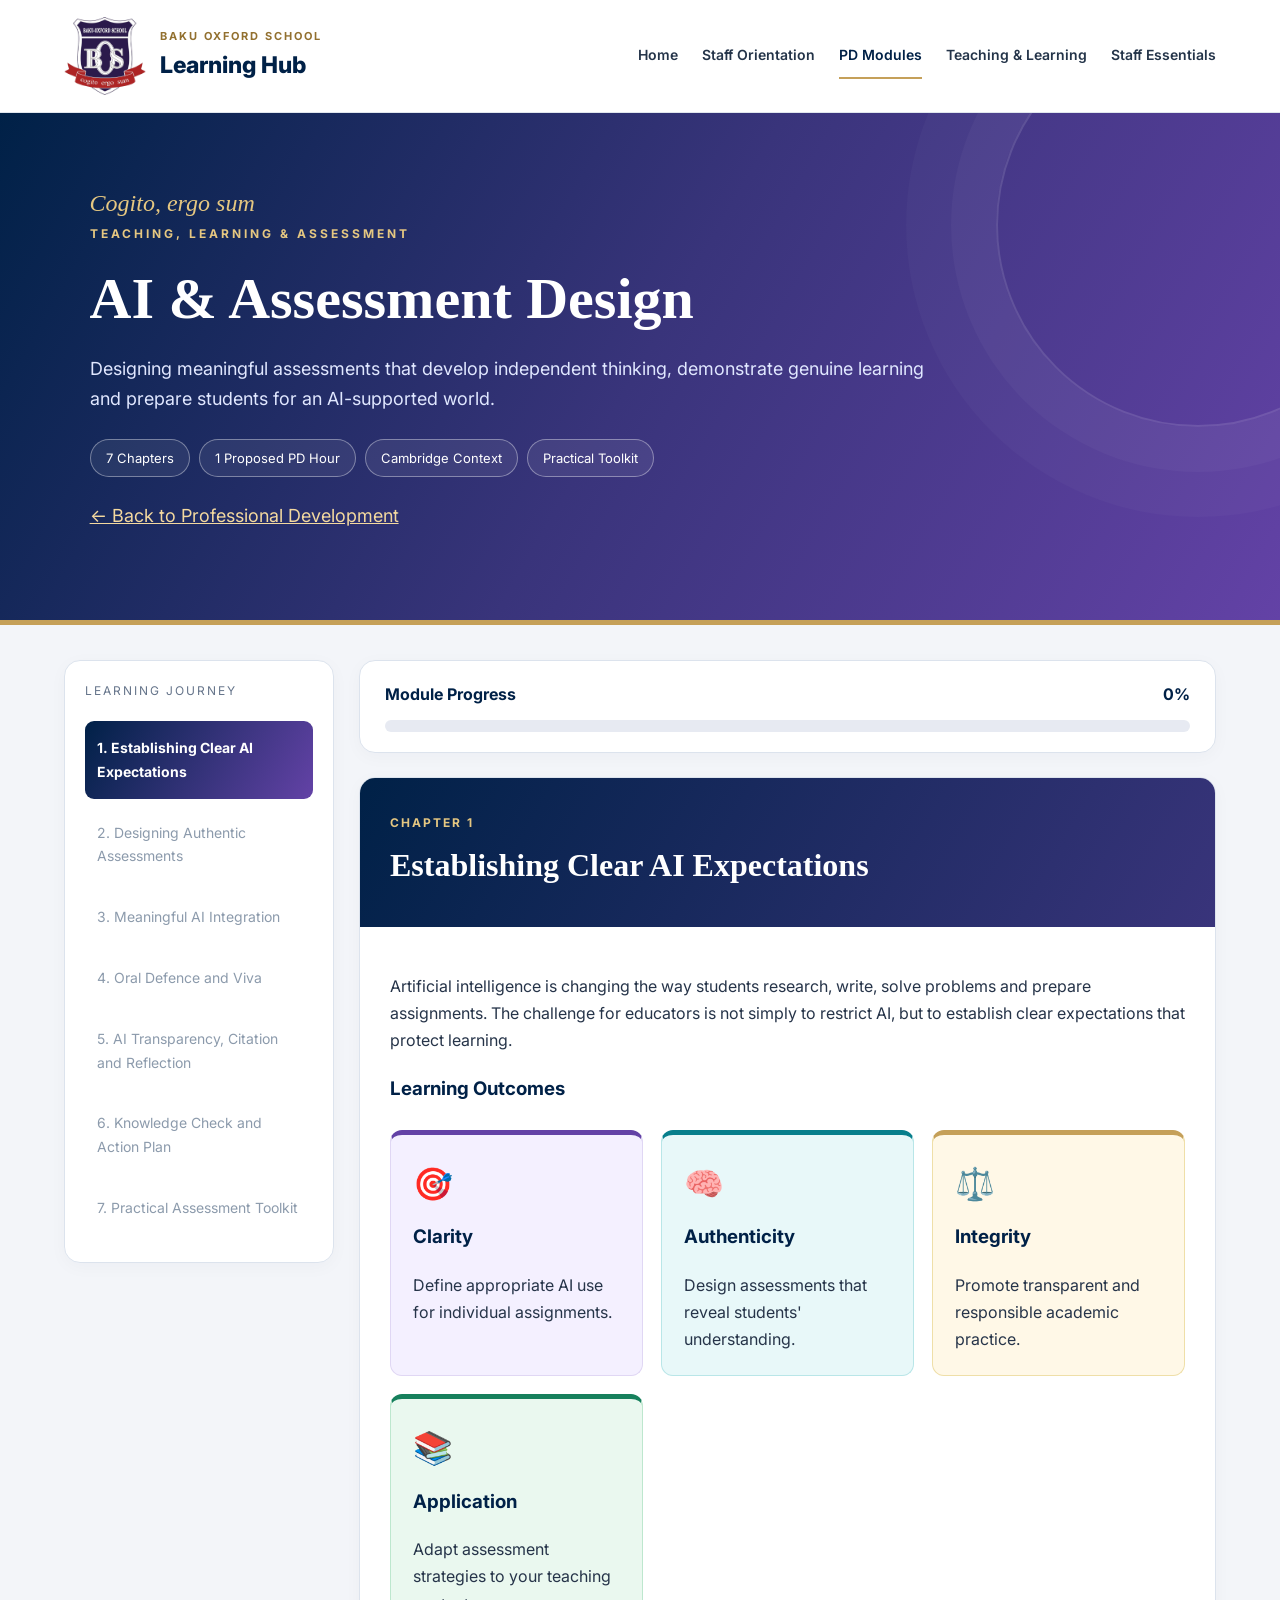
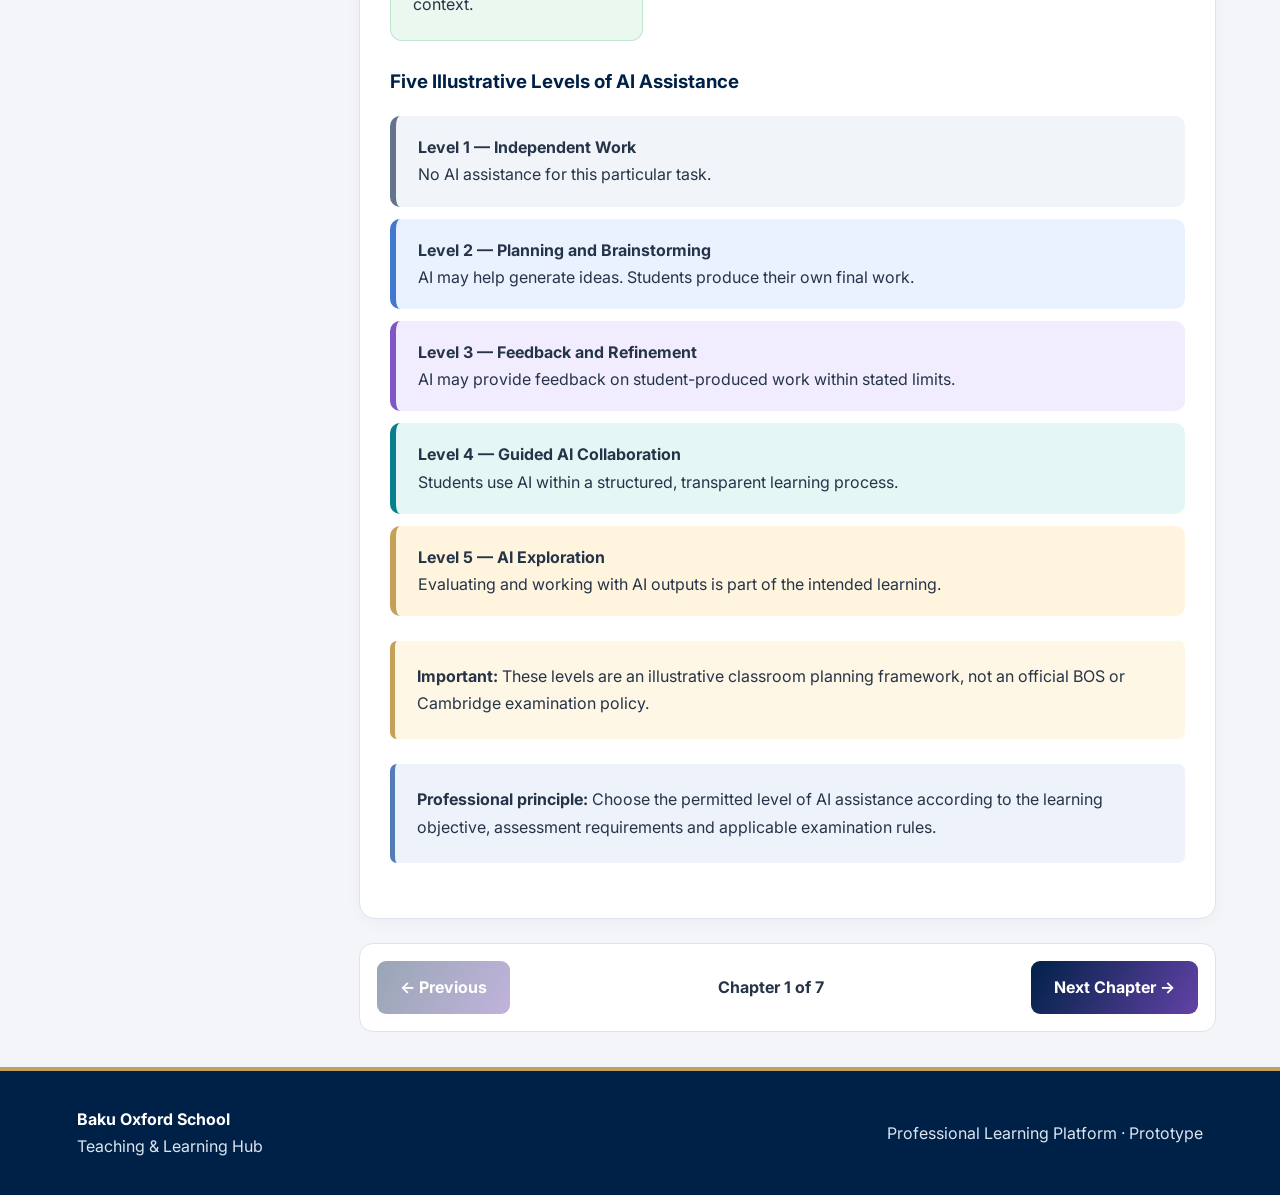
<file: ai-assessment.html>
<!DOCTYPE html>
<html lang="en">
<head>
<meta charset="UTF-8">
<meta name="viewport" content="width=device-width, initial-scale=1.0">

<title>BOS | AI & Assessment Design</title>

<link rel="stylesheet" href="./style.css">

<style>

:root {
    --navy: #002147;
    --gold: #c5a059;
    --purple: #6342a6;
    --teal: #087f8c;
    --green: #16805c;
}

* {
    box-sizing: border-box;
}

body {
    margin: 0;
    background: #f3f5f9;
    color: #263449;
    font-family: Inter, Arial, sans-serif;
    line-height: 1.7;
}

.course-hero {
    position: relative;
    overflow: hidden;
    background: linear-gradient(120deg,#002147,#39347b,#6342a6);
    color: white;
    padding: 70px 7%;
    border-bottom: 5px solid var(--gold);
}

.course-hero h1 {
    font-family: Georgia, serif;
    font-size: clamp(36px,5vw,58px);
    line-height: 1.2;
    max-width: 950px;
    margin: 20px 0;
}

.course-hero p {
    color: #e0e7ff;
    max-width: 850px;
    font-size: 18px;
}

.course-hero::after {
    content: "";
    position: absolute;
    width: 400px;
    height: 400px;
    right: -120px;
    top: -90px;
    border: 2px solid #ffffff20;
    border-radius: 50%;
    box-shadow:
        0 0 0 45px #ffffff08,
        0 0 0 90px #ffffff06;
    pointer-events: none;
}

.motto {
    color: #e5c781;
    font-family: Georgia, serif;
    font-style: italic;
    font-size: 24px;
}

.eyebrow {
    color: #e5c781;
    font-size: 12px;
    letter-spacing: 3px;
    font-weight: bold;
}

.badge {
    display: inline-block;
    padding: 7px 15px;
    border: 1px solid #ffffff60;
    border-radius: 24px;
    margin: 6px 5px 6px 0;
    font-size: 13px;
    background: #ffffff12;
}

.course-hero a {
    color: #f4d99f;
}

.course-layout {
    display: grid;
    grid-template-columns: 270px minmax(0,1fr);
    gap: 25px;
    max-width: 1450px;
    margin: auto;
    padding: 35px 5%;
}

.sidebar,
.progress-panel,
.lesson {
    background: white;
    border: 1px solid #dce3ed;
    border-radius: 16px;
    box-shadow: 0 4px 18px #00214708;
}

.sidebar {
    position: sticky;
    top: 120px;
    align-self: start;
    padding: 20px;
}

.sidebar-title {
    color: #66758b;
    letter-spacing: 2px;
    font-size: 12px;
    margin-bottom: 20px;
}

.chapter-button {
    display: block;
    width: 100%;
    text-align: left;
    border: none;
    background: white;
    color: var(--navy);
    padding: 15px 12px;
    margin: 7px 0;
    border-radius: 9px;
    font: inherit;
    font-size: 14px;
    cursor: pointer;
}

.chapter-button.active {
    background: linear-gradient(120deg,#002147,#6342a6);
    color: white;
    font-weight: bold;
}

.chapter-button.done {
    color: var(--green);
}

.chapter-button.active.done {
    color: white;
}

.chapter-button:disabled {
    opacity: .45;
    cursor: default;
}

.progress-panel {
    padding: 20px 25px;
    margin-bottom: 24px;
}

.progress-top {
    display: flex;
    justify-content: space-between;
    font-weight: bold;
    color: var(--navy);
}

.progress-track {
    height: 12px;
    background: #e7eaf2;
    border-radius: 10px;
    overflow: hidden;
    margin-top: 12px;
}

.progress-fill {
    height: 100%;
    background: linear-gradient(90deg,#6342a6,#087f8c);
    transition: width .3s;
}

.lesson {
    overflow: hidden;
}

.lesson-heading {
    background: linear-gradient(120deg,#002147,#39347b);
    color: white;
    padding: 30px;
}

.lesson-heading span {
    color: #e5c781;
    letter-spacing: 2px;
    font-size: 12px;
    font-weight: bold;
}

.lesson-heading h2 {
    font-family: Georgia, serif;
    font-size: 32px;
    color: white;
    line-height: 1.3;
    margin: 10px 0;
}

.lesson-body {
    padding: 30px;
}

.lesson-body h3 {
    color: var(--navy);
}

.grid {
    display: grid;
    grid-template-columns: repeat(auto-fit,minmax(215px,1fr));
    gap: 18px;
    margin: 25px 0;
}

.strategy {
    background: #f4f0ff;
    border: 1px solid #e0d7f4;
    border-top: 5px solid #6342a6;
    border-radius: 12px;
    padding: 22px;
}

.strategy h3 {
    margin-top: 10px;
}

.strategy.teal {
    background: #e8f8f9;
    border-color: #b9e6e8;
    border-top-color: #087f8c;
}

.strategy.gold {
    background: #fff8e7;
    border-color: #efdfa8;
    border-top-color: #c5a059;
}

.strategy.green {
    background: #eaf8ef;
    border-color: #bde7ce;
    border-top-color: #16805c;
}

.big-icon {
    font-size: 32px;
}

.note {
    background: #eef3fb;
    border-left: 5px solid #527bb8;
    border-radius: 7px;
    padding: 22px;
    margin: 25px 0;
}

.warning {
    background: #fff7e5;
    border-left: 5px solid #c5a059;
    border-radius: 7px;
    padding: 22px;
    margin: 25px 0;
}

.compare {
    display: grid;
    grid-template-columns: 1fr 1fr;
    gap: 18px;
    margin: 25px 0;
}

.before,
.after {
    padding: 22px;
    border-radius: 12px;
}

.before {
    background: #fff1f2;
    border: 1px solid #f3c4cb;
}

.after {
    background: #e8f8ef;
    border: 1px solid #b7e4ca;
}

.before h3 {
    color: #a22e48;
}

.after h3 {
    color: #16734a;
}

.level {
    border-radius: 10px;
    padding: 18px 22px;
    margin: 12px 0;
    border-left: 6px solid;
}

.level1 {
    background: #f1f5f9;
    border-color: #64748b;
}

.level2 {
    background: #eaf2ff;
    border-color: #4278ce;
}

.level3 {
    background: #f2ecff;
    border-color: #8055c6;
}

.level4 {
    background: #e4f7f5;
    border-color: #087f8c;
}

.level5 {
    background: #fff5df;
    border-color: #c5a059;
}

.table-wrap {
    overflow-x: auto;
}

table {
    border-collapse: collapse;
    width: 100%;
    margin: 20px 0;
}

th,
td {
    padding: 14px;
    border-bottom: 1px solid #dbe3ed;
    text-align: left;
    vertical-align: top;
}

th {
    background: #002147;
    color: white;
}

tr:nth-child(even) {
    background: #f6f8fc;
}

.question {
    margin: 28px 0;
    padding: 22px;
    border: 1px solid #dce3ed;
    border-radius: 12px;
}

.choice {
    display: block;
    width: 100%;
    text-align: left;
    padding: 15px;
    margin: 10px 0;
    background: white;
    border: 1px solid #cbd5e1;
    border-radius: 9px;
    font: inherit;
    color: #263449;
    cursor: pointer;
}

.choice:hover {
    border-color: #6342a6;
}

.choice.correct {
    background: #e0f7e9;
    border-color: #16805c;
}

.choice.incorrect {
    background: #ffeded;
    border-color: #d86b6b;
}

.feedback {
    font-weight: bold;
    margin-top: 15px;
}

textarea,
.text-input {
    width: 100%;
    padding: 14px;
    border-radius: 8px;
    border: 1px solid #bac7d7;
    font: inherit;
    margin: 8px 0 18px;
}

textarea {
    min-height: 110px;
    resize: vertical;
}

.navigation {
    display: flex;
    justify-content: space-between;
    align-items: center;
    flex-wrap: wrap;
    gap: 15px;
    background: white;
    border: 1px solid #dce3ed;
    border-radius: 14px;
    padding: 17px;
    margin-top: 24px;
}

.action {
    background: linear-gradient(120deg,#002147,#6342a6);
    color: white;
    border: none;
    border-radius: 9px;
    padding: 13px 23px;
    font: inherit;
    font-weight: bold;
    cursor: pointer;
}

.action:disabled {
    opacity: .4;
    cursor: default;
}

.certificate {
    background: #fffdf5;
    border: 7px double #c5a059;
    border-radius: 12px;
    text-align: center;
    padding: 40px 25px;
    color: #002147;
    margin-top: 30px;
}

.certificate h1 {
    font-family: Georgia,serif;
    font-size: 40px;
}

.certificate .text-input {
    max-width: 420px;
}

#certificateName {
    font-family: Georgia,serif;
    font-style: italic;
    font-size: 38px;
}

[hidden] {
    display: none !important;
}

@media(max-width:800px) {

    .course-layout {
        grid-template-columns: 1fr;
    }

    .sidebar {
        position: static;
    }

    .compare {
        grid-template-columns: 1fr;
    }

    .lesson-body {
        padding: 20px;
    }

    .lesson-heading h2 {
        font-size: 26px;
    }
}

@media print {

    .bos-header,
    .course-hero,
    .sidebar,
    .progress-panel,
    .lesson,
    .navigation,
    .bos-footer,
    .certificate button,
    .certificate input,
    .certificate label,
    .certificate a {
        display: none !important;
    }

    .course-layout {
        display: block;
        padding: 0;
    }

    @page {
        size: A4 landscape;
        margin: 15mm;
    }
}

</style>
</head>

<body>

<header class="bos-header">

<div class="bos-header-inner">

    <a class="bos-brand" href="./index.html">

        <img class="bos-logo"
             src="./Baku-oxford-school-Logo.png"
             alt="Baku Oxford School logo">

        <div>
            <div class="bos-school-name">
                BAKU OXFORD SCHOOL
            </div>
            <div class="bos-hub-name">Learning Hub</div>
        </div>

    </a>

    <nav class="bos-nav">
        <a href="./index.html">Home</a>
        <a href="./orientation.html">Staff Orientation</a>
        <a class="active" href="./pd.html">PD Modules</a>
        <a href="./teaching.html">Teaching &amp; Learning</a>
        <a href="./work-matters.html">Staff Essentials</a>
    </nav>

</div>

</header>

<section class="course-hero">

    <div class="motto">Cogito, ergo sum</div>

    <div class="eyebrow">
        TEACHING, LEARNING &amp; ASSESSMENT
    </div>

    <h1>AI &amp; Assessment Design</h1>

    <p>
        Designing meaningful assessments that develop
        independent thinking, demonstrate genuine learning
        and prepare students for an AI-supported world.
    </p>

    <span class="badge">7 Chapters</span>
    <span class="badge">1 Proposed PD Hour</span>
    <span class="badge">Cambridge Context</span>
    <span class="badge">Practical Toolkit</span>

    <p>
        <a href="./pd.html">
            ← Back to Professional Development
        </a>
    </p>

</section>

<div class="course-layout" id="course">

<aside class="sidebar">

    <div class="sidebar-title">LEARNING JOURNEY</div>

    <div id="chapterList"></div>

</aside>

<main>

    <section class="progress-panel">

        <div class="progress-top">

            <span>Module Progress</span>

            <span id="percentage">0%</span>

        </div>

        <div class="progress-track">

            <div class="progress-fill"
                 id="progressFill"></div>

        </div>

    </section>

    <article class="lesson" id="lesson"></article>

    <div class="navigation">

        <button class="action" id="previous">
            ← Previous
        </button>

        <strong id="counter"></strong>

        <button class="action" id="next">
            Next Chapter →
        </button>

    </div>

    <section class="certificate" id="certificate" hidden>

        <img src="./Baku-oxford-school-Logo.png"
             width="90"
             alt="BOS logo">

        <p>BAKU OXFORD SCHOOL</p>

        <h1>Certificate of Completion</h1>

        <p>CONTINUOUS PROFESSIONAL DEVELOPMENT</p>

        <label for="fullName">Enter your full name</label>

        <br>

        <input class="text-input"
               id="fullName"
               placeholder="Full name">

        <h2 id="certificateName"></h2>

        <p>For completing the professional learning module</p>

        <h2>AI &amp; Assessment Design</h2>

        <p>Proposed Professional Development Hours: 1</p>

        <p id="completionDate"></p>

        <br>

        <strong>Aygun Mammadoiva</strong>

        <br>

        General Manager

        <p style="font-size:12px">
            Sample certificate — pending institutional approval
        </p>

        <button class="action" id="printCertificate">
            Print / Save as PDF
        </button>

        <p>
            <a href="./pd.html">Return to PD Modules</a>
        </p>

    </section>

</main>

</div>

<footer class="bos-footer">
    <div class="bos-footer-inner">
        <div>
            <strong>Baku Oxford School</strong><br>
            Teaching &amp; Learning Hub
        </div>
        <div>
            Professional Learning Platform · Prototype
        </div>
    </div>
</footer>

<script>

const chapters = [

{
title: "Establishing Clear AI Expectations",

content: `

<p>
Artificial intelligence is changing the way students
research, write, solve problems and prepare assignments.
The challenge for educators is not simply to restrict AI,
but to establish clear expectations that protect learning.
</p>

<h3>Learning Outcomes</h3>

<div class="grid">

    <div class="strategy">
        <div class="big-icon">🎯</div>
        <h3>Clarity</h3>
        Define appropriate AI use for individual assignments.
    </div>

    <div class="strategy teal">
        <div class="big-icon">🧠</div>
        <h3>Authenticity</h3>
        Design assessments that reveal students' understanding.
    </div>

    <div class="strategy gold">
        <div class="big-icon">⚖️</div>
        <h3>Integrity</h3>
        Promote transparent and responsible academic practice.
    </div>

    <div class="strategy green">
        <div class="big-icon">📚</div>
        <h3>Application</h3>
        Adapt assessment strategies to your teaching context.
    </div>

</div>

<h3>Five Illustrative Levels of AI Assistance</h3>

<div class="level level1">
    <strong>Level 1 — Independent Work</strong><br>
    No AI assistance for this particular task.
</div>

<div class="level level2">
    <strong>Level 2 — Planning and Brainstorming</strong><br>
    AI may help generate ideas. Students produce their own final work.
</div>

<div class="level level3">
    <strong>Level 3 — Feedback and Refinement</strong><br>
    AI may provide feedback on student-produced work within stated limits.
</div>

<div class="level level4">
    <strong>Level 4 — Guided AI Collaboration</strong><br>
    Students use AI within a structured, transparent learning process.
</div>

<div class="level level5">
    <strong>Level 5 — AI Exploration</strong><br>
    Evaluating and working with AI outputs is part of the intended learning.
</div>

<div class="warning">
    <strong>Important:</strong>
    These levels are an illustrative classroom planning framework,
    not an official BOS or Cambridge examination policy.
</div>

<div class="note">
    <strong>Professional principle:</strong>
    Choose the permitted level of AI assistance according to
    the learning objective, assessment requirements and applicable
    examination rules.
</div>

`
},

{
title: "Designing Authentic Assessments",

content: `

<p>
Authentic assessment makes students' thinking visible.
Rather than relying exclusively on a final written product,
teachers can collect meaningful evidence of the learning process.
</p>

<div class="grid">

    <div class="strategy green">
        <div class="big-icon">🌍</div>
        <h3>Local Context</h3>
        Ask students to investigate a relevant issue in Baku
        using evidence they have gathered and evaluated.
    </div>

    <div class="strategy">
        <div class="big-icon">📝</div>
        <h3>Process Evidence</h3>
        Include research notes, drafts and explanations of revisions.
    </div>

    <div class="strategy teal">
        <div class="big-icon">💬</div>
        <h3>Classroom Discussion</h3>
        Ask students to explain and defend their reasoning.
    </div>

    <div class="strategy gold">
        <div class="big-icon">🔬</div>
        <h3>Primary Evidence</h3>
        Use observations, experiments or approved primary sources.
    </div>

    <div class="strategy teal">
        <div class="big-icon">🎨</div>
        <h3>Multimodal Response</h3>
        Combine writing with diagrams, models or presentations.
    </div>

    <div class="strategy">
        <div class="big-icon">🔄</div>
        <h3>Staged Assessment</h3>
        Develop a draft, receive feedback and revise the work.
    </div>

    <div class="strategy gold">
        <div class="big-icon">✍️</div>
        <h3>Independent Skill Checks</h3>
        Use supervised short assessments to demonstrate individual understanding.
    </div>

    <div class="strategy green">
        <div class="big-icon">🔎</div>
        <h3>Source Evaluation</h3>
        Require students to verify important claims and explain source choices.
    </div>

    <div class="strategy">
        <div class="big-icon">🤝</div>
        <h3>Collaborative Inquiry</h3>
        Combine group exploration with individually assessed contributions.
    </div>

</div>

<h3>Cambridge IGCSE — Classroom Example</h3>

<div class="compare">

    <div class="before">

        <h3>Traditional Task</h3>

        Write a report explaining the causes of pollution.

    </div>

    <div class="after">

        <h3>Redesigned Task</h3>

        Investigate a local environmental issue, evaluate
        two relevant sources, create an evidence-based
        recommendation and explain your reasoning to the class.

    </div>

</div>

<div class="note">
    No assessment can be guaranteed to prevent all inappropriate
    AI use. The objective is stronger evidence of genuine learning.
</div>

`
},

{
title: "Meaningful AI Integration",

content: `

<p>
AI can support learning when students remain responsible
for evaluating information, making decisions and producing
evidence of understanding.
</p>

<div class="grid">

    <div class="strategy">
        <div class="big-icon">💡</div>
        <h3>Generate Ideas</h3>
        Students compare suggested ideas and justify their selection.
    </div>

    <div class="strategy teal">
        <div class="big-icon">🔍</div>
        <h3>Evaluate Responses</h3>
        Students identify errors, missing evidence and unsupported claims.
    </div>

    <div class="strategy gold">
        <div class="big-icon">🛠️</div>
        <h3>Improve Drafts</h3>
        Students evaluate feedback and explain which suggestions they accept.
    </div>

</div>

<h3>Illustrative A Level Classroom Applications</h3>

<div class="table-wrap">

<table>

<tr>
    <th>Subject</th>
    <th>Activity</th>
    <th>Evidence of Learning</th>
</tr>

<tr>
    <td>English Literature</td>
    <td>Critique an AI-generated literary interpretation.</td>
    <td>Textual analysis and independent argument.</td>
</tr>

<tr>
    <td>Economics</td>
    <td>Evaluate a generated economic policy recommendation.</td>
    <td>Evidence, diagrams and justified conclusions.</td>
</tr>

<tr>
    <td>Mathematics</td>
    <td>Identify errors in a generated worked solution.</td>
    <td>Correct reasoning and demonstration of method.</td>
</tr>

<tr>
    <td>History</td>
    <td>Compare a generated account with selected historical sources.</td>
    <td>Source evaluation and independent judgment.</td>
</tr>

<tr>
    <td>Biology</td>
    <td>Evaluate an explanation of an established biological concept.</td>
    <td>Accurate scientific reasoning using appropriate evidence.</td>
</tr>

</table>

</div>

<div class="warning">
    These are classroom learning examples, not permission to use AI
    during Cambridge examinations or controlled assessments.
</div>

`
},

{
title: "Oral Defence and Viva",

content: `

<p>
A short professional conversation with a student can
provide evidence of understanding that may not be apparent
from a written submission alone.
</p>

<h3>A Three-Stage Conversation</h3>

<div class="grid">

    <div class="strategy">
        <div class="big-icon">1️⃣</div>
        <h3>Explain</h3>
        Ask the student to explain their central argument
        or selected method.
    </div>

    <div class="strategy teal">
        <div class="big-icon">2️⃣</div>
        <h3>Justify</h3>
        Ask why particular evidence, sources or approaches
        were selected.
    </div>

    <div class="strategy gold">
        <div class="big-icon">3️⃣</div>
        <h3>Reflect</h3>
        Ask what changed during the process and what the
        student would improve.
    </div>

</div>

<h3>Useful Viva Questions</h3>

<div class="note">

<ul>
    <li>What is your main argument?</li>
    <li>Why did you select this evidence?</li>
    <li>What alternative interpretation did you consider?</li>
    <li>What was the most challenging part of the task?</li>
    <li>How did your understanding change?</li>
    <li>What would you improve if you repeated the task?</li>
</ul>

</div>

<h3>Illustrative Classroom Rubric</h3>

<div class="table-wrap">

<table>

<tr>
    <th>Criterion</th>
    <th>Observable Evidence</th>
</tr>

<tr>
    <td>Understanding</td>
    <td>Explains key concepts accurately.</td>
</tr>

<tr>
    <td>Reasoning</td>
    <td>Justifies decisions using relevant evidence.</td>
</tr>

<tr>
    <td>Reflection</td>
    <td>Identifies improvements and limitations.</td>
</tr>

</table>

</div>

<div class="warning">
    Provide appropriate accessibility arrangements.
    A student's confidence, language fluency or anxiety
    should not by itself be interpreted as evidence of misconduct.
</div>

`
},

{
title: "AI Transparency, Citation and Reflection",

content: `

<p>
Students should understand when and how to acknowledge
permitted AI assistance and verify information against
appropriate original sources.
</p>

<div class="grid">

    <div class="strategy">
        <div class="big-icon">📖</div>
        <h3>Transparency</h3>
        Explain which AI tool was used and for what purpose.
    </div>

    <div class="strategy teal">
        <div class="big-icon">✅</div>
        <h3>Verification</h3>
        Check factual claims and references independently.
    </div>

    <div class="strategy gold">
        <div class="big-icon">🧠</div>
        <h3>Ownership</h3>
        Explain the decisions and contributions made by the student.
    </div>

</div>

<h3>Example Student AI Declaration</h3>

<div class="note">
    I used an AI tool to generate possible research questions.
    I evaluated the suggestions, developed my own research
    question and independently verified the sources used
    in my final assignment.
</div>

<h3>Suggested Reflection Prompts</h3>

<ul>
    <li>What tool did you use?</li>
    <li>Why did you use it?</li>
    <li>Which suggestions did you accept or reject?</li>
    <li>How did you verify the information?</li>
    <li>What did you learn independently?</li>
</ul>

<div class="warning">
    AI detection scores alone are not reliable proof of
    academic misconduct. Follow the applicable academic
    integrity process and consider multiple forms of evidence.
</div>

`
},

{
title: "Knowledge Check and Action Plan",

content: `

<p>
Apply your understanding to the following classroom situations.
Answer all three questions correctly to continue.
</p>

<div id="quizArea"></div>

<h3>My Assessment Action Plan</h3>

<p>
Choose an existing assessment from your own subject
and identify how you could improve it.
</p>

<label for="subject">
    <strong>Subject and year group</strong>
</label>

<input class="text-input"
       id="subject"
       placeholder="Example: IGCSE Geography, Year 10">

<label for="assessment">
    <strong>Current assessment task</strong>
</label>

<textarea id="assessment"
          placeholder="Describe your existing task."></textarea>

<label for="redesign">
    <strong>Proposed redesign</strong>
</label>

<textarea id="redesign"
          placeholder="How will you make student thinking visible?"></textarea>

<label for="rules">
    <strong>AI expectations and evidence of learning</strong>
</label>

<textarea id="rules"
          placeholder="What will be permitted, and how will learning be demonstrated?"></textarea>

<div class="note">
    Your responses are saved locally in this browser.
    Do not include confidential student information.
</div>

`
},

{
title: "Practical Assessment Toolkit",

content: `

<p>
Use this professional checklist when preparing
your next assessment.
</p>

<div class="grid">

    <div class="strategy">
        <div class="big-icon">🎯</div>
        <h3>Define</h3>
        Identify the knowledge or skill you intend to assess.
    </div>

    <div class="strategy teal">
        <div class="big-icon">📋</div>
        <h3>Communicate</h3>
        State the permitted AI assistance before students begin.
    </div>

    <div class="strategy gold">
        <div class="big-icon">📝</div>
        <h3>Collect Evidence</h3>
        Include relevant drafts, observations or explanations.
    </div>

    <div class="strategy green">
        <div class="big-icon">🔍</div>
        <h3>Verify</h3>
        Consider multiple sources of evidence before reaching conclusions.
    </div>

</div>

<h3>Assessment Planning Checklist</h3>

<div class="info-card">

<ul>
    <li>Are the learning objectives clear?</li>
    <li>Are the AI expectations appropriate and explicit?</li>
    <li>Can students demonstrate their reasoning?</li>
    <li>Does the task provide evidence of individual learning?</li>
    <li>Have accessibility and inclusion been considered?</li>
    <li>Are applicable examination requirements respected?</li>
</ul>

</div>

<h3>Final Professional Reflection</h3>

<div class="note">
    How can you design assessments that make thinking visible,
    rather than simply rewarding a polished final product?
</div>

<label for="reflection">Your reflection</label>

<textarea id="reflection"
          placeholder="Write your professional reflection here..."></textarea>

<div class="warning">

<label>

<input type="checkbox" id="ack">

I understand the importance of assessment authenticity,
transparent AI use and professional judgement.

</label>

</div>

`
}

];

const questions = [

{
q: "What should determine the permitted level of AI use?",
options: [
    "The popularity of the AI tool",
    "The intended learning objective and assessment requirements",
    "Whether students have a paid AI account",
    "The length of the assignment"
],
a: 1,
explanation: "AI expectations should support the learning objective and applicable assessment requirements."
},

{
q: "Which assessment provides stronger evidence of individual understanding?",
options: [
    "Only a polished final essay",
    "An AI detection score",
    "A draft, verified sources and an explanation of the student's reasoning",
    "An automatically generated report"
],
a: 2,
explanation: "Multiple forms of evidence help teachers understand the student's learning process."
},

{
q: "What should a teacher do if an AI detector flags student work?",
options: [
    "Automatically give a zero",
    "Follow the academic integrity process and review multiple forms of evidence",
    "Immediately announce misconduct to the class",
    "Ignore all other evidence"
],
a: 1,
explanation: "AI detection results should not be treated as conclusive evidence of misconduct."
}

];

const key = "bosAssessmentModule";

let state = {
    current: 0,
    done: [],
    answers: {},
    plan: {},
    reflection: "",
    ack: false,
    date: ""
};

try {
    const saved = JSON.parse(localStorage.getItem(key));

    if(saved) {
        state = {...state,...saved};
    }
} catch {}

let current = Math.max(
    0,
    Math.min(chapters.length-1,state.current || 0)
);

const $ = id => document.getElementById(id);

function save() {

    state.current = current;

    try {

        localStorage.setItem(key,JSON.stringify(state));

        const progress = JSON.parse(
            localStorage.getItem("bosPDProgress")
        ) || {};

        progress.assessment =
            state.done.length === chapters.length
            ? "Completed"
            : "In progress";

        localStorage.setItem(
            "bosPDProgress",
            JSON.stringify(progress)
        );

    } catch {}

}

function allowed() {

    if(current === 5) {

        return questions.every((q,i) =>
            state.answers[i] === q.a
        ) &&

        ["subject","assessment","redesign","rules"].every(
            id => (state.plan[id] || "").trim().length > 0
        );

    }

    if(current === 6) {

        return state.ack &&
            state.reflection.trim().length > 0;

    }

    return true;

}

function renderQuiz() {

    const area = $("quizArea");

    questions.forEach((question,i) => {

        const box = document.createElement("div");

        box.className = "question";

        const heading = document.createElement("h3");

        heading.textContent = (i+1) + ". " + question.q;

        box.append(heading);

        const feedback = document.createElement("p");

        feedback.className = "feedback";

        feedback.setAttribute("role","status");

        question.options.forEach((option,j) => {

            const button = document.createElement("button");

            button.className = "choice";

            button.textContent =
                String.fromCharCode(65+j) + ". " + option;

            if(state.answers[i] === question.a) {

                button.disabled = true;

                if(j === question.a) {
                    button.classList.add("correct");
                }

            }

            button.onclick = () => {

                if(j === question.a) {

                    state.answers[i] = j;

                    save();

                    render();

                } else {

                    button.classList.add("incorrect");

                    feedback.textContent =
                        "Not quite. Please review and try again.";

                    feedback.style.color = "#b13b3b";

                }

            };

            box.append(button);

        });

        if(state.answers[i] === question.a) {

            feedback.textContent =
                "Correct! " + question.explanation;

            feedback.style.color = "#16805c";

        }

        box.append(feedback);

        area.append(box);

    });

}

function render() {

    $("chapterList").replaceChildren();

    chapters.forEach((chapter,index) => {

        const button = document.createElement("button");

        const done = state.done.includes(index);

        button.className =
            "chapter-button" +
            (index === current ? " active" : "") +
            (done ? " done" : "");

        button.textContent =
            (done ? "✓ " : (index+1)+". ") +
            chapter.title;

        button.disabled =
            index > 0 && !state.done.includes(index-1);

        if(index === current) {
            button.setAttribute("aria-current","step");
        }

        button.onclick = () => {

            current = index;

            render();

            $("course").scrollIntoView({behavior:"smooth"});

        };

        $("chapterList").append(button);

    });

    $("lesson").innerHTML =

        '<div class="lesson-heading">' +

        '<span>CHAPTER ' + (current+1) + '</span>' +

        '<h2>' + chapters[current].title + '</h2>' +

        '</div>' +

        '<div class="lesson-body">' +

        chapters[current].content +

        '</div>';

    if(current === 5) {

        renderQuiz();

        ["subject","assessment","redesign","rules"]
        .forEach(id => {

            $(id).value = state.plan[id] || "";

            $(id).oninput = event => {

                state.plan[id] = event.target.value;

                save();

                $("next").disabled = !allowed();

            };

        });

    }

    if(current === 6) {

        $("reflection").value = state.reflection;

        $("ack").checked = state.ack;

        $("reflection").oninput = event => {

            state.reflection = event.target.value;

            save();

            $("next").disabled = !allowed();

        };

        $("ack").onchange = event => {

            state.ack = event.target.checked;

            save();

            $("next").disabled = !allowed();

        };

    }

    const percentage = Math.round(
        state.done.length / chapters.length * 100
    );

    $("percentage").textContent = percentage + "%";

    $("progressFill").style.width = percentage + "%";

    $("counter").textContent =
        "Chapter " + (current+1) +
        " of " + chapters.length;

    $("previous").disabled = current === 0;

    $("next").disabled = !allowed();

    $("next").textContent =
        current === chapters.length-1
        ? "Finish Training →"
        : "Next Chapter →";

    $("certificate").hidden =
        state.done.length !== chapters.length;

    $("completionDate").textContent =
        state.date
        ? "Completed on " +
          new Date(state.date).toLocaleDateString("en-GB",{
              day:"numeric",
              month:"long",
              year:"numeric"
          })
        : "";

    save();

}

$("previous").onclick = () => {

    if(current > 0) {

        current--;

        render();

        $("course").scrollIntoView({behavior:"smooth"});

    }

};

$("next").onclick = () => {

    if(!allowed()) return;

    if(!state.done.includes(current)) {
        state.done.push(current);
    }

    if(current < chapters.length-1) {

        current++;

        render();

        $("course").scrollIntoView({behavior:"smooth"});

    } else {

        state.date = state.date || new Date().toISOString();

        render();

        $("certificate").scrollIntoView({behavior:"smooth"});

    }

};

$("fullName").oninput = () => {

    $("certificateName").textContent =
        $("fullName").value.trim();

};

$("printCertificate").onclick = () => {

    if(!$("fullName").value.trim()) {

        alert("Please enter your full name.");

        return;

    }

    window.print();

};

render();

</script>

</body>
</html>
</file>
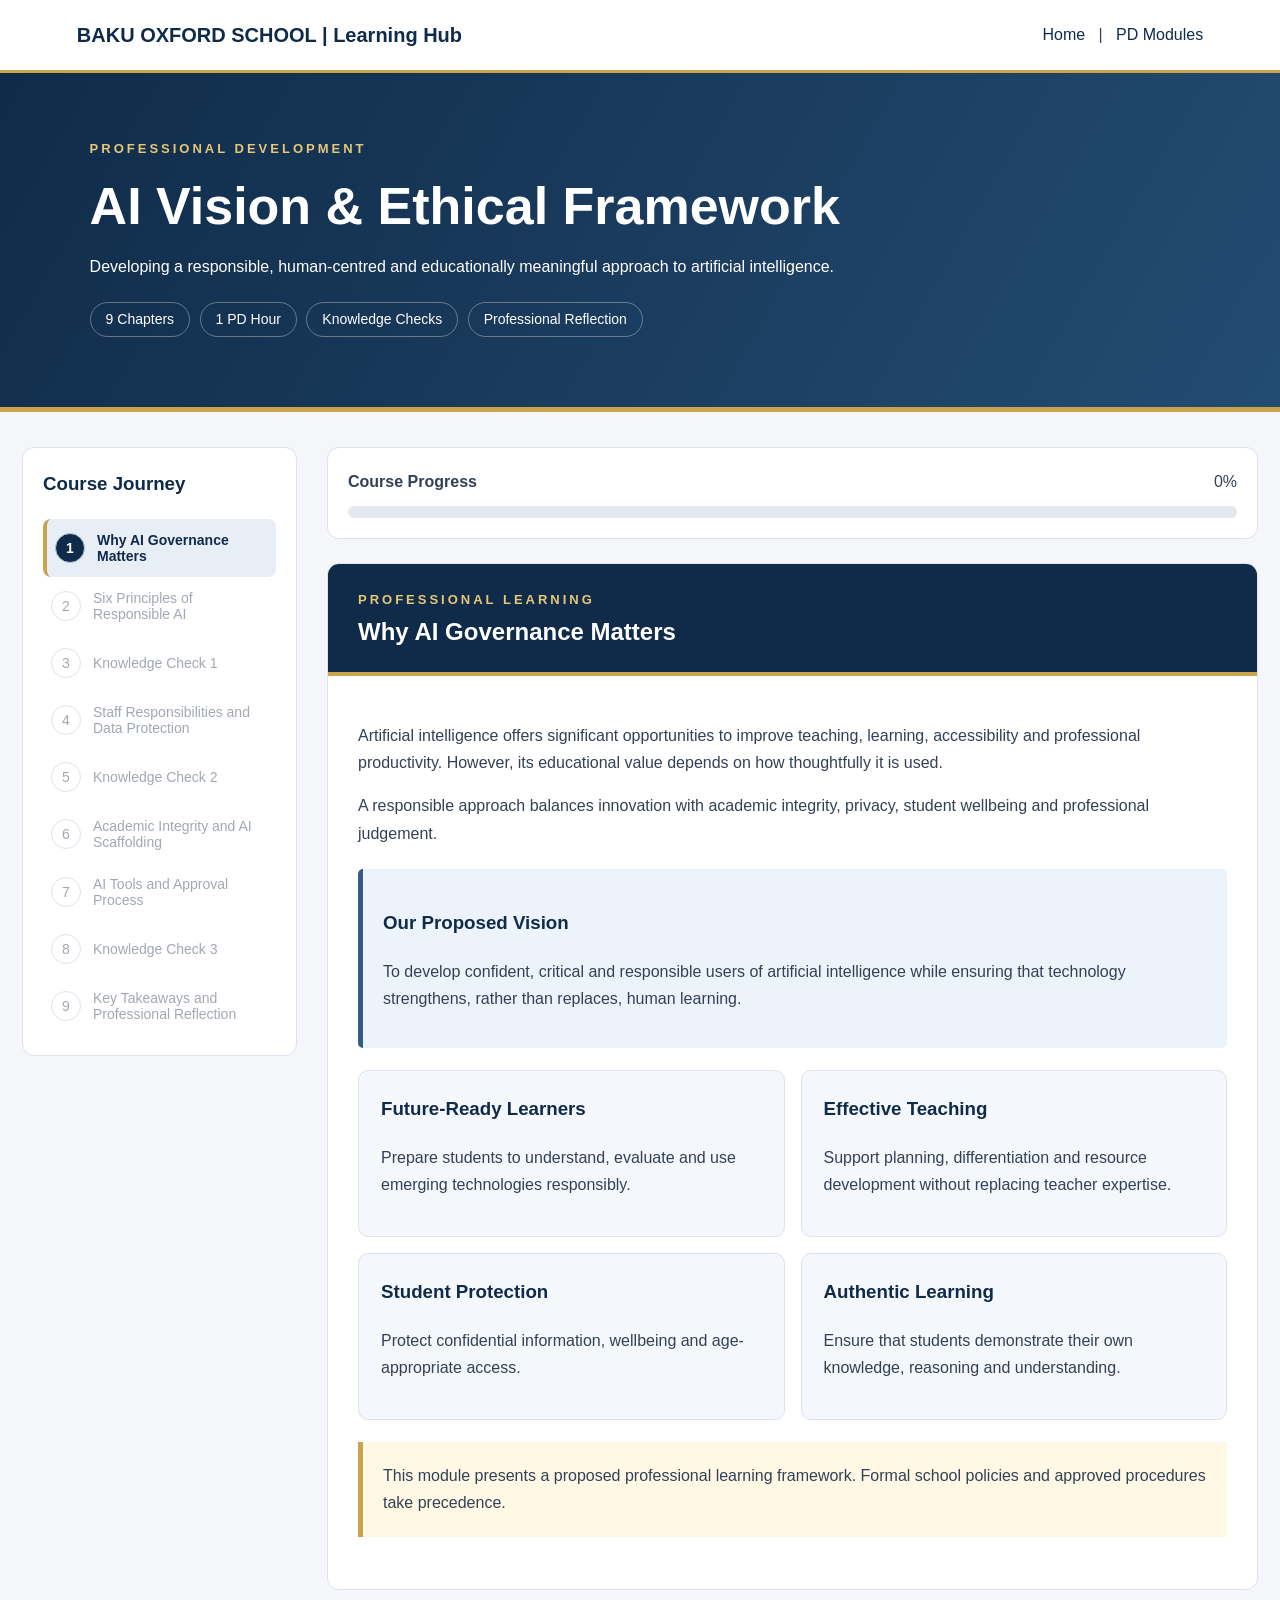
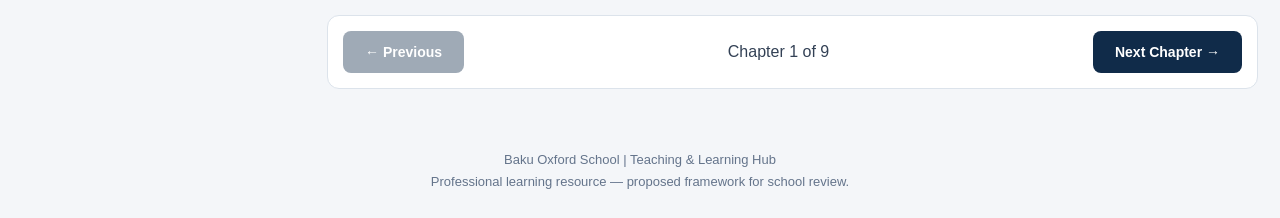
<file: ai-ethics.html>
<!DOCTYPE html>
<html lang="en">
<head>
<meta charset="UTF-8">
<meta name="viewport" content="width=device-width, initial-scale=1.0">
<title>BOS | AI Vision & Ethical Framework</title>

<style>
:root {
    --navy: #102b49;
    --gold: #cba34c;
    --background: #f4f6f9;
    --text: #334155;
    --border: #dce3eb;
    --green: #16734a;
}

* { box-sizing: border-box; }

body {
    margin: 0;
    font-family: Arial, sans-serif;
    background: var(--background);
    color: var(--text);
    line-height: 1.7;
}

header {
    background: white;
    border-bottom: 3px solid var(--gold);
    padding: 18px 6%;
    display: flex;
    justify-content: space-between;
    align-items: center;
    flex-wrap: wrap;
}

.brand {
    font-size: 20px;
    font-weight: bold;
    color: var(--navy);
}

a { color: var(--navy); text-decoration: none; }

.hero {
    background: linear-gradient(120deg, #102b49, #234c72);
    color: white;
    padding: 65px 7%;
    border-bottom: 5px solid var(--gold);
}

.hero h1 {
    font-size: clamp(32px, 5vw, 52px);
    line-height: 1.2;
    margin: 15px 0;
}

.eyebrow {
    color: #e6c777;
    font-size: 13px;
    font-weight: bold;
    letter-spacing: 3px;
}

.badge {
    display: inline-block;
    border: 1px solid #ffffff55;
    padding: 5px 15px;
    border-radius: 20px;
    margin: 5px 5px 5px 0;
    font-size: 14px;
}

.layout {
    max-width: 1300px;
    margin: 35px auto;
    padding: 0 22px;
    display: grid;
    grid-template-columns: 275px 1fr;
    gap: 30px;
    align-items: start;
}

.sidebar {
    background: white;
    border: 1px solid var(--border);
    border-radius: 12px;
    padding: 20px;
    position: sticky;
    top: 20px;
}

.sidebar h3 {
    color: var(--navy);
    margin-top: 0;
}

.chapter {
    width: 100%;
    border: 0;
    background: transparent;
    padding: 13px 8px;
    display: flex;
    gap: 12px;
    align-items: center;
    text-align: left;
    cursor: pointer;
    color: var(--text);
    border-radius: 8px;
    font-size: 14px;
}

.chapter.active {
    background: #e8eef6;
    color: var(--navy);
    font-weight: bold;
    border-left: 4px solid var(--gold);
}

.chapter:disabled {
    opacity: .45;
    cursor: not-allowed;
}

.number {
    border: 1px solid #b7c4d4;
    border-radius: 50%;
    width: 30px;
    height: 30px;
    flex-shrink: 0;
    display: grid;
    place-items: center;
}

.chapter.active .number {
    background: var(--navy);
    color: white;
}

.chapter.done .number {
    background: var(--green);
    color: white;
    border-color: var(--green);
}

.progress-card {
    background: white;
    padding: 20px;
    border-radius: 12px;
    border: 1px solid var(--border);
    margin-bottom: 24px;
}

.progress-track {
    width: 100%;
    height: 12px;
    border-radius: 12px;
    overflow: hidden;
    background: #e4e9f0;
    margin-top: 10px;
}

.progress-fill {
    height: 100%;
    width: 0%;
    background: linear-gradient(90deg, var(--navy), var(--gold));
    transition: width .3s;
}

.section {
    background: white;
    border: 1px solid var(--border);
    border-radius: 12px;
    overflow: hidden;
}

.section-heading {
    background: var(--navy);
    color: white;
    padding: 25px 30px;
    border-bottom: 4px solid var(--gold);
}

.section-heading h2 {
    margin: 5px 0 0;
    line-height: 1.3;
}

.section-body { padding: 30px; }

h3, h4 { color: var(--navy); }

.grid {
    display: grid;
    grid-template-columns: repeat(2, 1fr);
    gap: 16px;
    margin: 22px 0;
}

.card {
    background: #f4f7fb;
    padding: 22px;
    border: 1px solid var(--border);
    border-radius: 10px;
}

.card h3 { margin-top: 0; }

.callout {
    background: #edf3fa;
    border-left: 5px solid #345c86;
    padding: 20px;
    margin: 22px 0;
    border-radius: 5px;
}

.warning {
    background: #fff8e5;
    border-left: 5px solid var(--gold);
    padding: 20px;
    margin: 22px 0;
}

.table-wrap { overflow-x: auto; }

table {
    border-collapse: collapse;
    width: 100%;
    margin: 20px 0;
}

th, td {
    text-align: left;
    border-bottom: 1px solid var(--border);
    padding: 14px;
}

th {
    background: var(--navy);
    color: white;
}

tr:nth-child(even) { background: #f4f7fb; }

.level {
    display: flex;
    border: 1px solid var(--border);
    border-radius: 10px;
    overflow: hidden;
    margin: 13px 0;
}

.level-number {
    min-width: 80px;
    background: var(--navy);
    color: white;
    display: grid;
    place-items: center;
    font-size: 32px;
    font-weight: bold;
}

.level-content { padding: 17px; }

.level-content h3 { margin: 0; }

.option {
    display: block;
    width: 100%;
    text-align: left;
    background: white;
    border: 1px solid #cbd5e1;
    padding: 18px;
    border-radius: 9px;
    margin: 12px 0;
    cursor: pointer;
    font: inherit;
    color: var(--text);
}

.option:hover { border-color: var(--gold); }

.option.correct {
    background: #e6f7ed;
    border-color: #58ae79;
    color: #145b39;
}

.option.incorrect {
    background: #fff0f0;
    border-color: #d88b8b;
}

.feedback {
    padding: 16px;
    border-radius: 8px;
    margin-top: 15px;
}

.feedback:empty { display: none; }

.success { background: #e6f7ed; color: #145b39; }
.error { background: #fff0f0; color: #9c3030; }

.navigation {
    display: flex;
    justify-content: space-between;
    align-items: center;
    gap: 10px;
    margin-top: 25px;
    background: white;
    padding: 15px;
    border-radius: 12px;
    border: 1px solid var(--border);
}

.btn {
    background: var(--navy);
    color: white;
    padding: 13px 22px;
    border: 0;
    border-radius: 8px;
    cursor: pointer;
    font-weight: bold;
    font-size: 14px;
}

.btn.gold {
    background: var(--gold);
    color: #102b49;
}

.btn:disabled {
    opacity: .4;
    cursor: not-allowed;
}

textarea, input[type="text"] {
    width: 100%;
    border: 1px solid #bbc8d7;
    border-radius: 8px;
    padding: 14px;
    font: inherit;
    margin: 10px 0 20px;
}

textarea { min-height: 130px; resize: vertical; }

#completion {
    display: none;
    text-align: center;
    background: var(--navy);
    color: white;
    margin-top: 25px;
    padding: 40px 25px;
    border-radius: 12px;
}

#completion h2 { font-size: 32px; }

#completion a { color: white; }

footer {
    text-align: center;
    padding: 25px;
    color: #64748b;
    font-size: 13px;
}

@media (max-width: 800px) {
    .layout { grid-template-columns: 1fr; }
    .sidebar { position: static; }
    .grid { grid-template-columns: 1fr; }
    .section-body { padding: 20px; }
    .navigation { flex-wrap: wrap; }
}
</style>
</head>

<body>

<header>
    <div class="brand">BAKU OXFORD SCHOOL | Learning Hub</div>
    <nav>
        <a href="index.html">Home</a>
        &nbsp; | &nbsp;
        <a href="pd.html">PD Modules</a>
    </nav>
</header>

<section class="hero">
    <div class="eyebrow">PROFESSIONAL DEVELOPMENT</div>
    <h1>AI Vision &amp; Ethical Framework</h1>
    <p>Developing a responsible, human-centred and educationally meaningful approach to artificial intelligence.</p>

    <span class="badge">9 Chapters</span>
    <span class="badge">1 PD Hour</span>
    <span class="badge">Knowledge Checks</span>
    <span class="badge">Professional Reflection</span>
</section>

<div class="layout">

    <aside class="sidebar">
        <h3>Course Journey</h3>
        <div id="chapterList"></div>
    </aside>

    <main>

        <div class="progress-card">
            <strong>Course Progress</strong>
            <span id="percentage" style="float:right">0%</span>
            <div class="progress-track">
                <div class="progress-fill" id="progress"></div>
            </div>
        </div>

        <div class="section">
            <div class="section-heading">
                <div class="eyebrow" id="sectionLabel"></div>
                <h2 id="chapterTitle"></h2>
            </div>
            <div class="section-body" id="content"></div>
        </div>

        <div class="navigation">
            <button class="btn" id="previousBtn" onclick="previousChapter()">← Previous</button>
            <span id="chapterCounter"></span>
            <button class="btn" id="nextBtn" onclick="nextChapter()">Next Chapter →</button>
        </div>

        <div id="completion">
            <div style="font-size:48px;color:#e6c777">★</div>
            <h2>Congratulations!</h2>
            <p>You have completed all nine chapters of the AI Vision &amp; Ethical Framework module.</p>
            <p>Your completion has been recorded on this device.</p>

            <label for="certificateName">Enter your full name</label>
            <input type="text" id="certificateName" placeholder="Full name">

            <button class="btn gold" onclick="downloadCertificate()">
                Download Certificate
            </button>

            <p><a href="pd.html">← Return to PD Modules</a></p>
        </div>

    </main>
</div>

<footer>
    Baku Oxford School | Teaching &amp; Learning Hub<br>
    Professional learning resource — proposed framework for school review.
</footer>

<script>

const chapters = [

{
title: "Why AI Governance Matters",
html: `
<p>Artificial intelligence offers significant opportunities to improve teaching, learning, accessibility and professional productivity. However, its educational value depends on how thoughtfully it is used.</p>

<p>A responsible approach balances innovation with academic integrity, privacy, student wellbeing and professional judgement.</p>

<div class="callout">
<h3>Our Proposed Vision</h3>
<p>To develop confident, critical and responsible users of artificial intelligence while ensuring that technology strengthens, rather than replaces, human learning.</p>
</div>

<div class="grid">
<div class="card">
<h3>Future-Ready Learners</h3>
<p>Prepare students to understand, evaluate and use emerging technologies responsibly.</p>
</div>

<div class="card">
<h3>Effective Teaching</h3>
<p>Support planning, differentiation and resource development without replacing teacher expertise.</p>
</div>

<div class="card">
<h3>Student Protection</h3>
<p>Protect confidential information, wellbeing and age-appropriate access.</p>
</div>

<div class="card">
<h3>Authentic Learning</h3>
<p>Ensure that students demonstrate their own knowledge, reasoning and understanding.</p>
</div>
</div>

<div class="warning">
This module presents a proposed professional learning framework. Formal school policies and approved procedures take precedence.
</div>
`
},

{
title: "Six Principles of Responsible AI",
html: `
<p>The following principles provide a foundation for responsible decision-making in an educational environment.</p>

<div class="grid">

<div class="card">
<h3>01 | Human-Centred Learning</h3>
<p>AI should strengthen human thinking, creativity and meaningful learning. Teachers remain central to the educational process.</p>
</div>

<div class="card">
<h3>02 | Fairness and Inclusion</h3>
<p>Evaluate AI outputs for bias, stereotypes and accessibility barriers. Consider whether all learners have equitable opportunities.</p>
</div>

<div class="card">
<h3>03 | Academic Integrity</h3>
<p>Students must demonstrate their own understanding and acknowledge permitted AI assistance.</p>
</div>

<div class="card">
<h3>04 | Privacy and Confidentiality</h3>
<p>Protect identifiable student and staff information. Use school-authorised tools for appropriate purposes.</p>
</div>

<div class="card">
<h3>05 | Safeguarding</h3>
<p>Prioritise student wellbeing, appropriate content and responsible supervision when using digital technologies.</p>
</div>

<div class="card">
<h3>06 | Professional Accountability</h3>
<p>Staff remain responsible for the accuracy, quality and consequences of AI-assisted work.</p>
</div>

</div>

<div class="callout">
<strong>Remember:</strong> AI can assist decision-making, but professional responsibility remains with the individual.
</div>
`
},

{
title: "Knowledge Check 1",
question: "Which approach best reflects responsible AI integration in education?",
options: [
"Allow unrestricted AI use in every learning activity.",
"Prohibit all AI tools regardless of their educational value.",
"Use AI purposefully while protecting learning, privacy and human judgement.",
"Allow AI to make all important educational decisions."
],
answer: 2,
explanation: "Responsible integration balances innovation with educational purpose, student protection and professional accountability."
},

{
title: "Staff Responsibilities and Data Protection",
html: `
<p>Every member of staff should consider the purpose, suitability and potential consequences of AI-assisted work.</p>

<div class="card">
<h3>Professional Expectations</h3>
<ol>
<li>Use school-authorised tools for school-related activities.</li>
<li>Check AI-generated information before sharing or using it.</li>
<li>Disclose AI assistance when appropriate.</li>
<li>Protect confidential student and staff information.</li>
<li>Participate in relevant professional learning.</li>
<li>Model responsible AI use for students.</li>
</ol>
</div>

<h3>Data Protection Quick Guide</h3>

<div class="table-wrap">
<table>
<thead>
<tr>
<th>Activity</th>
<th>Information Involved</th>
<th>Recommended Approach</th>
</tr>
</thead>
<tbody>

<tr>
<td>Draft a lesson plan</td>
<td>No personal information</td>
<td>Use an authorised tool.</td>
</tr>

<tr>
<td>Analyse assessment trends</td>
<td>Anonymous results</td>
<td>Use a tool authorised for the purpose.</td>
</tr>

<tr>
<td>Prepare a parent email</td>
<td>Student information</td>
<td>Use a generic draft without identifiable details. Personalise securely afterwards.</td>
</tr>

<tr>
<td>Create differentiated resources</td>
<td>Generic learner needs</td>
<td>Use an authorised tool.</td>
</tr>

<tr>
<td>Upload student photographs</td>
<td>Identifiable images</td>
<td>Do not upload without specific authorisation.</td>
</tr>

<tr>
<td>Analyse confidential student records</td>
<td>Sensitive information</td>
<td>Use only specifically authorised systems and procedures.</td>
</tr>

</tbody>
</table>
</div>

<div class="warning">
<strong>Think before uploading.</strong><br>
Removing a name alone does not necessarily make a record anonymous.
</div>
`
},

{
title: "Knowledge Check 2",
question: "A teacher wants to analyse examination results using an AI tool. The spreadsheet contains student names and individual scores. What is the most appropriate response?",
options: [
"Upload the spreadsheet to any available AI tool.",
"Use a personal account because it is more convenient.",
"Remove identifying information and use a system authorised for assessment data.",
"Upload the file and ask the AI tool to delete it afterwards."
],
answer: 2,
explanation: "Assessment information should be handled securely, with appropriate de-identification and authorisation for the intended use."
},

{
title: "Academic Integrity and AI Scaffolding",
html: `
<p>Academic integrity requires students to demonstrate authentic learning. AI assistance must not undermine the knowledge or skills that an assessment is designed to evaluate.</p>

<div class="callout">
<h3>Assessment Design Strategies</h3>
<ul>
<li>Collect evidence of the learning process.</li>
<li>Use drafts, research journals and portfolios.</li>
<li>Include oral explanations of student decisions.</li>
<li>Design meaningful classroom-based assessments.</li>
<li>Do not rely solely on AI detection software.</li>
<li>Check applicable Cambridge assessment requirements.</li>
</ul>
</div>

<h3>Proposed Five-Level AI Scaffolding Scale</h3>

<p>Teachers can use these levels to communicate expectations before students begin an internal learning task.</p>

<div class="level">
<div class="level-number" style="background:#a93636">1</div>
<div class="level-content">
<h3>Independent Work</h3>
<p>No AI assistance. Students complete the task independently.</p>
</div>
</div>

<div class="level">
<div class="level-number" style="background:#b96b24">2</div>
<div class="level-content">
<h3>Idea Exploration</h3>
<p>AI may support brainstorming. Students independently produce the final work and acknowledge assistance.</p>
</div>
</div>

<div class="level">
<div class="level-number" style="background:#a17b19">3</div>
<div class="level-content">
<h3>Guided Development</h3>
<p>AI may provide feedback or drafting support where permitted. Students evaluate and substantially develop their own work.</p>
</div>
</div>

<div class="level">
<div class="level-number" style="background:#345c86">4</div>
<div class="level-content">
<h3>Collaborative Exploration</h3>
<p>Selected AI outputs may be incorporated when explicitly permitted, critically evaluated and acknowledged.</p>
</div>
</div>

<div class="level">
<div class="level-number">5</div>
<div class="level-content">
<h3>AI-Integrated Project</h3>
<p>AI is deliberately integrated into the learning task. Students document their decisions and demonstrate independent understanding.</p>
</div>
</div>

<div class="warning">
<strong>Cambridge assessment:</strong> This proposed classroom scale does not override examination, coursework or qualification-specific requirements.
</div>
`
},

{
title: "AI Tools and Approval Process",
html: `
<p>Before introducing an AI tool, consider its educational purpose, privacy arrangements, accessibility and suitability for the intended learners.</p>

<h3>Examples of Tools for Evaluation</h3>

<div class="grid">

<div class="card">
<h3>Google Gemini</h3>
<p>Potential applications: planning, brainstorming and resource development.</p>
<small>Approval status: To be confirmed</small>
</div>

<div class="card">
<h3>NotebookLM</h3>
<p>Potential applications: source-based research and document exploration.</p>
<small>Approval status: To be confirmed</small>
</div>

<div class="card">
<h3>Canva for Education</h3>
<p>Potential applications: visual learning resources and presentations.</p>
<small>Approval status: To be confirmed</small>
</div>

<div class="card">
<h3>MagicSchool AI</h3>
<p>Potential applications: teaching resources and differentiation.</p>
<small>Approval status: To be confirmed</small>
</div>

<div class="card">
<h3>Chalkie</h3>
<p>Potential applications: lesson preparation and classroom materials.</p>
<small>Approval status: To be confirmed</small>
</div>

<div class="card">
<h3>ChatGPT</h3>
<p>Potential applications: brainstorming, explanations and professional learning.</p>
<small>Approval status: To be confirmed</small>
</div>

</div>

<h3>Proposed Tool Review Process</h3>

<ol>
<li><strong>Request:</strong> Identify the tool and its educational purpose.</li>
<li><strong>Technical review:</strong> Consider privacy, security and account requirements.</li>
<li><strong>Educational review:</strong> Evaluate learning value and age suitability.</li>
<li><strong>Decision:</strong> Record authorised purposes and any conditions of use.</li>
</ol>

<div class="warning">
A tool's inclusion in this learning resource does not mean that it has been approved by Baku Oxford School.
</div>
`
},

{
title: "Knowledge Check 3",
question: "Students may use AI to explore possible research topics, but they must independently write their final essay and acknowledge any AI assistance. Which level applies?",
options: [
"Level 5 — AI-Integrated Project",
"Level 1 — Independent Work",
"Level 2 — Idea Exploration",
"Level 4 — Collaborative Exploration"
],
answer: 2,
explanation: "Level 2 permits brainstorming and idea exploration while preserving independent authorship."
},

{
title: "Key Takeaways and Professional Reflection",
html: `
<div class="card">
<h3>Essential Takeaways</h3>
<ul>
<li>Use AI to strengthen, not replace, learning.</li>
<li>Protect confidentiality and student wellbeing.</li>
<li>Maintain professional judgement and accountability.</li>
<li>Communicate permitted AI use clearly.</li>
<li>Check academic integrity and assessment requirements.</li>
<li>Evaluate information critically before using it.</li>
</ul>
</div>

<div class="callout">
<h3>Professional Reflection</h3>

<p>How could artificial intelligence improve your professional practice without reducing your own critical thinking or that of your students?</p>

<label for="reflection"><strong>Your reflection</strong></label>

<textarea id="reflection" placeholder="Write your professional reflection here..." oninput="saveReflection(this.value)"></textarea>

<p><small>Your reflection is stored locally in this browser. Do not include confidential information.</small></p>
</div>

<div class="warning">
<h3>Staff Acknowledgement</h3>
<label>
<input type="checkbox" id="acknowledgement" onchange="saveAcknowledgement(this.checked)">
I have reviewed this professional learning module and understand the importance of responsible AI use, academic integrity and data protection.
</label>
</div>
`
}

];

const STORAGE_KEY = "bosAiEthicsModule";

function readStorage(key, fallback) {
    try {
        return JSON.parse(localStorage.getItem(key)) || fallback;
    } catch {
        return fallback;
    }
}

let state = readStorage(STORAGE_KEY, {
    current: 0,
    completed: [],
    answers: {},
    reflection: "",
    acknowledged: false,
    completedDate: ""
});

let current = Math.max(0, Math.min(chapters.length - 1, state.current || 0));

function saveState() {
    state.current = current;
    localStorage.setItem(STORAGE_KEY, JSON.stringify(state));

    const catalogue = readStorage("bosPDProgress", {});

    catalogue["ai-ethics"] =
        state.completed.length === chapters.length
        ? "Completed"
        : "In progress";

    localStorage.setItem("bosPDProgress", JSON.stringify(catalogue));
}

function render() {

    const chapter = chapters[current];

    document.getElementById("chapterTitle").textContent = chapter.title;

    document.getElementById("sectionLabel").textContent =
        chapter.question ? "KNOWLEDGE CHECK" : "PROFESSIONAL LEARNING";

    document.getElementById("chapterCounter").textContent =
        "Chapter " + (current + 1) + " of " + chapters.length;

    const contentElement = document.getElementById("content");

    if (chapter.question) {

        contentElement.innerHTML = `
        <h3>${chapter.question}</h3>
        ${chapter.options.map((option, index) => `
            <button class="option" onclick="checkAnswer(${index})">
                <strong>${String.fromCharCode(65 + index)}.</strong>
                ${option}
            </button>
        `).join("")}
        <div class="feedback" id="feedback" aria-live="polite"></div>
        `;

        if (state.answers[current] === chapter.answer) {
            showCorrectAnswer();
        }

    } else {

        contentElement.innerHTML = chapter.html;

        if (current === chapters.length - 1) {

            document.getElementById("reflection").value =
                state.reflection || "";

            document.getElementById("acknowledgement").checked =
                state.acknowledged || false;
        }
    }

    renderSidebar();
    updateProgress();
    updateButtons();

    document.getElementById("completion").style.display =
        state.completed.length === chapters.length ? "block" : "none";

    saveState();
}

function renderSidebar() {

    const list = document.getElementById("chapterList");

    list.innerHTML = chapters.map((chapter, index) => {

        const done = state.completed.includes(index);
        const active = index === current;
        const unlocked = index === 0 ||
            state.completed.includes(index - 1);

        return `
        <button
            class="chapter ${active ? "active" : ""} ${done ? "done" : ""}"
            ${unlocked ? "" : "disabled"}
            onclick="goToChapter(${index})">

            <span class="number">${done ? "✓" : index + 1}</span>
            <span>${chapter.title}</span>

        </button>`;
    }).join("");
}

function updateProgress() {

    const percentage = Math.round(
        state.completed.length / chapters.length * 100
    );

    document.getElementById("percentage").textContent =
        percentage + "%";

    document.getElementById("progress").style.width =
        percentage + "%";
}

function updateButtons() {

    const chapter = chapters[current];

    document.getElementById("previousBtn").disabled =
        current === 0;

    const nextButton = document.getElementById("nextBtn");

    nextButton.textContent =
        current === chapters.length - 1
        ? "Finish Training →"
        : "Next Chapter →";

    let allowed = true;

    if (chapter.question) {
        allowed = state.answers[current] === chapter.answer;
    }

    if (current === chapters.length - 1) {
        allowed = state.acknowledged &&
            state.reflection.trim().length > 0;
    }

    nextButton.disabled = !allowed;
}

function checkAnswer(index) {

    const chapter = chapters[current];

    if (state.answers[current] === chapter.answer) return;

    const options = document.querySelectorAll(".option");
    const feedback = document.getElementById("feedback");

    if (index === chapter.answer) {

        state.answers[current] = index;

        showCorrectAnswer();
        saveState();
        updateButtons();

    } else {

        options[index].classList.add("incorrect");

        feedback.className = "feedback error";

        feedback.textContent =
            "Not quite. Review the principles and try again.";
    }
}

function showCorrectAnswer() {

    const chapter = chapters[current];
    const options = document.querySelectorAll(".option");

    options[chapter.answer].classList.add("correct");

    options.forEach(option => {
        option.disabled = true;
    });

    const feedback = document.getElementById("feedback");

    feedback.className = "feedback success";
    feedback.textContent = "Correct! " + chapter.explanation;
}

function nextChapter() {

    if (document.getElementById("nextBtn").disabled) return;

    if (!state.completed.includes(current)) {
        state.completed.push(current);
    }

    if (current < chapters.length - 1) {

        current++;
        render();
        scrollToContent();

    } else {

        if (!state.completedDate) {
            state.completedDate = new Date().toISOString();
        }

        saveState();
        render();

        document.getElementById("completion")
            .scrollIntoView({behavior: "smooth"});
    }
}

function previousChapter() {
    if (current > 0) {
        current--;
        render();
        scrollToContent();
    }
}

function goToChapter(index) {
    if (index === 0 || state.completed.includes(index - 1)) {
        current = index;
        render();
        scrollToContent();
    }
}

function scrollToContent() {
    document.querySelector(".layout")
        .scrollIntoView({behavior: "smooth", block: "start"});
}

function saveReflection(value) {
    state.reflection = value;
    saveState();
    updateButtons();
}

function saveAcknowledgement(value) {
    state.acknowledged = value;
    saveState();
    updateButtons();
}

function escapeHTML(value) {
    return value.replace(/[&<>"']/g, character => ({
        "&": "&amp;",
        "<": "&lt;",
        ">": "&gt;",
        '"': "&quot;",
        "'": "&#39;"
    })[character]);
}

function downloadCertificate() {

    if (state.completed.length !== chapters.length) return;

    const rawName = document.getElementById("certificateName").value.trim();

    if (!rawName) {
        alert("Please enter your full name.");
        return;
    }

    const name = escapeHTML(rawName);

    const date = new Date(state.completedDate)
        .toLocaleDateString("en-GB", {
            day: "numeric",
            month: "long",
            year: "numeric"
        });

    const certificate = `
    <!DOCTYPE html>
    <html lang="en">
    <head>
    <meta charset="UTF-8">
    <title>Certificate of Completion</title>
    <style>

    body {
        background: #e8edf3;
        font-family: Georgia, serif;
        margin: 0;
        padding: 30px;
        color: #102b49;
    }

    .certificate {
        max-width: 1000px;
        margin: auto;
        background: #fffdf7;
        border: 8px solid #102b49;
        padding: 65px 40px;
        text-align: center;
        outline: 2px solid #cba34c;
        outline-offset: -18px;
    }

    .school {
        letter-spacing: 5px;
        font-size: 19px;
        font-weight: bold;
        color: #947224;
    }

    h1 {
        font-size: 48px;
        margin: 30px 0 10px;
    }

    .name {
        font-size: 42px;
        font-style: italic;
        margin: 25px auto;
        border-bottom: 2px solid #cba34c;
        padding-bottom: 15px;
        max-width: 650px;
    }

    p {
        font-size: 20px;
        line-height: 1.7;
    }

    .signature {
        margin: 70px auto 20px;
        max-width: 320px;
        border-top: 1px solid #102b49;
        padding-top: 12px;
        font-size: 20px;
    }

    .sample {
        font-family: Arial, sans-serif;
        color: #64748b;
        font-size: 12px;
    }

    button {
        display: block;
        margin: 20px auto;
        padding: 12px 25px;
        background: #102b49;
        color: white;
        border: 0;
        border-radius: 8px;
        cursor: pointer;
    }

    @page {
        size: A4 landscape;
        margin: 10mm;
    }

    @media print {
        body { background: white; padding: 0; }
        button { display: none; }
        .certificate { max-width: none; padding: 35px; }
    }

    </style>
    </head>

    <body>

    <div class="certificate">

        <div class="school">BAKU OXFORD SCHOOL</div>

        <h1>Certificate of Completion</h1>

        <div style="letter-spacing:4px;color:#947224">
            PROFESSIONAL DEVELOPMENT
        </div>

        <p>This certificate is presented to</p>

        <div class="name">${name}</div>

        <p>
            For completing the professional learning module
        </p>

        <h2>AI Vision &amp; Ethical Framework</h2>

        <p>
            Professional Development Hours: 1<br>
            Completion Date: ${date}
        </p>

        <div class="signature">
            <strong>Aygun Mammadoiva</strong><br>
            General Manager
        </div>

        <div class="sample">
            SAMPLE — Pending institutional approval
        </div>

    </div>

    <button onclick="window.print()">Print / Save as PDF</button>

    </body>
    </html>
    `;

    const blob = new Blob([certificate], { type: "text/html" });

    const url = URL.createObjectURL(blob);

    const link = document.createElement("a");
    link.href = url;
    link.download = "BOS-AI-Ethics-Certificate.html";
    link.click();

    setTimeout(() => URL.revokeObjectURL(url), 1000);
}

render();

</script>

</body>
</html>
</file>
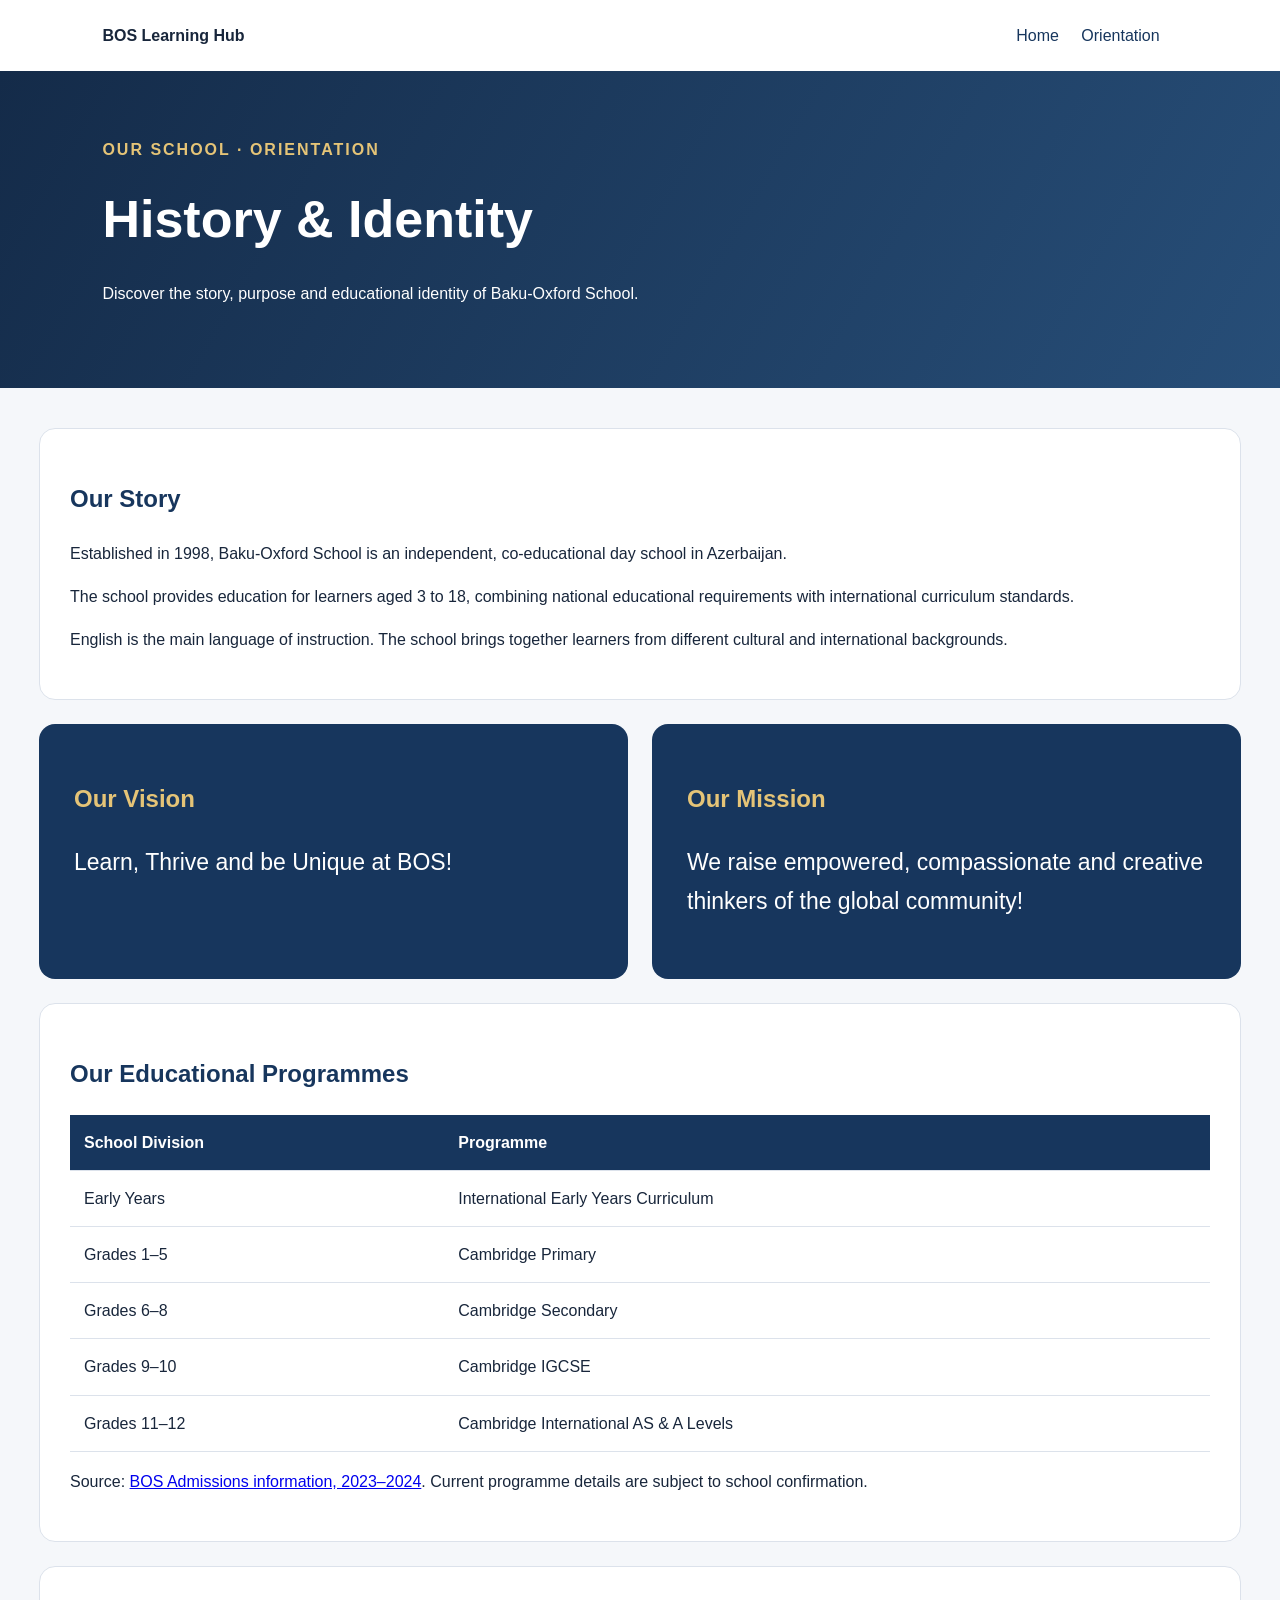
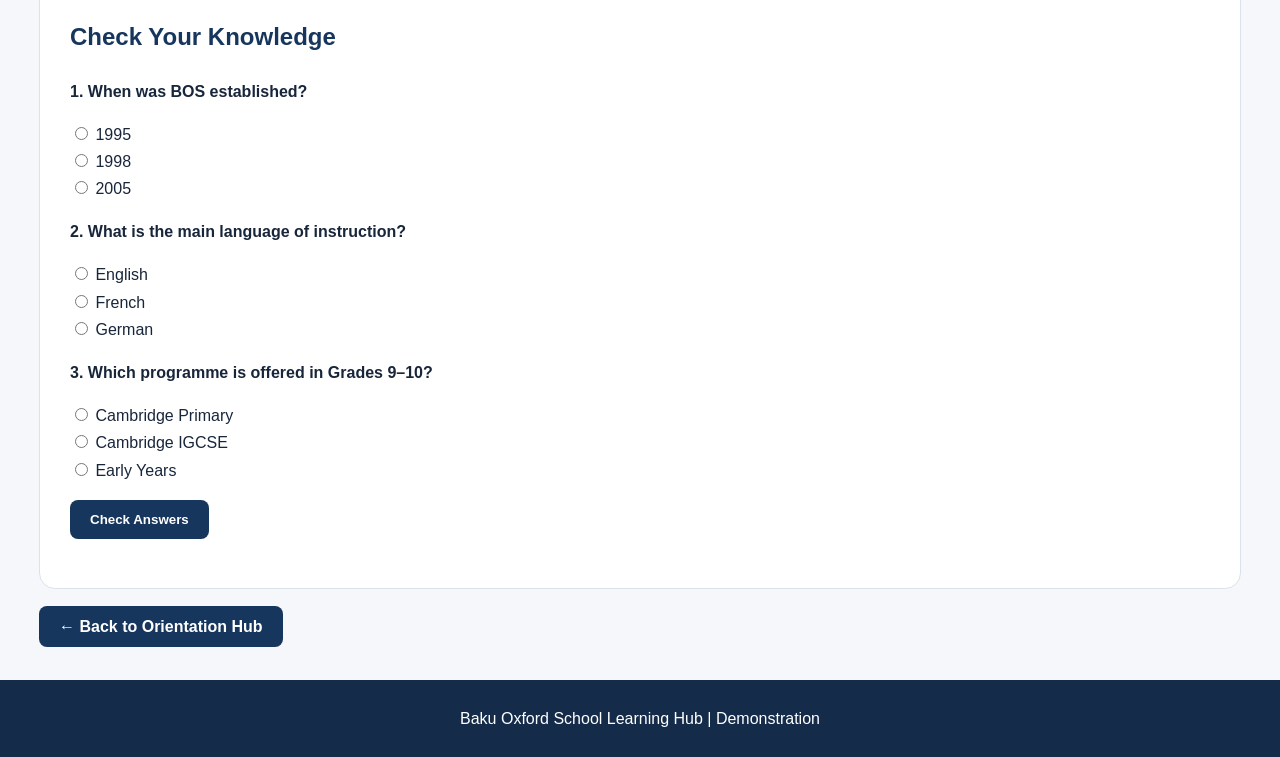
<file: history.html>
<!DOCTYPE html>
<html lang="en">
<head>
<meta charset="UTF-8">
<meta name="viewport" content="width=device-width, initial-scale=1.0">
<title>BOS | History & Identity</title>

<style>
* { box-sizing: border-box; }

body {
    margin: 0;
    font-family: Arial, sans-serif;
    background: #f5f7fa;
    color: #18263b;
    line-height: 1.7;
}

header {
    background: white;
    padding: 22px 8%;
    display: flex;
    justify-content: space-between;
    align-items: center;
    flex-wrap: wrap;
    gap: 15px;
}

header a {
    color: #17365d;
    text-decoration: none;
    margin-right: 18px;
}

.hero {
    background: linear-gradient(120deg, #142b49, #274e78);
    color: white;
    padding: 65px 8%;
}

.hero h1 {
    font-size: clamp(32px, 5vw, 52px);
    margin: 12px 0;
}

.eyebrow {
    color: #e5c477;
    letter-spacing: 2px;
    font-weight: bold;
}

main {
    max-width: 1250px;
    margin: auto;
    padding: 40px 24px;
}

.panel {
    background: white;
    border: 1px solid #dce2eb;
    padding: 30px;
    border-radius: 16px;
    margin-bottom: 24px;
}

h2 {
    color: #17365d;
}

.grid {
    display: grid;
    grid-template-columns: repeat(auto-fit, minmax(min(280px, 100%), 1fr));
    gap: 24px;
}

.statement {
    background: #17365d;
    color: white;
    padding: 35px;
    border-radius: 16px;
    margin-bottom: 24px;
}

.statement h2 {
    color: #e5c477;
}

.statement p {
    font-size: 23px;
}

table {
    border-collapse: collapse;
    width: 100%;
}

td, th {
    border-bottom: 1px solid #dce2eb;
    padding: 14px;
    text-align: left;
}

th {
    background: #17365d;
    color: white;
}

button, .button {
    background: #17365d;
    color: white;
    border: none;
    border-radius: 8px;
    padding: 12px 20px;
    text-decoration: none;
    font-weight: bold;
    cursor: pointer;
}

footer {
    background: #142b49;
    color: white;
    padding: 25px;
    text-align: center;
}
</style>

</head>
<body>

<header>
    <strong>BOS Learning Hub</strong>
    <nav>
        <a href="index.html">Home</a>
        <a href="orientation.html">Orientation</a>
    </nav>
</header>

<section class="hero">
    <div class="eyebrow">OUR SCHOOL · ORIENTATION</div>
    <h1>History & Identity</h1>
    <p>Discover the story, purpose and educational identity of Baku-Oxford School.</p>
</section>

<main>

<section class="panel">
    <h2>Our Story</h2>

    <p>
        Established in 1998, Baku-Oxford School is an
        independent, co-educational day school in Azerbaijan.
    </p>

    <p>
        The school provides education for learners aged
        3 to 18, combining national educational requirements
        with international curriculum standards.
    </p>

    <p>
        English is the main language of instruction.
        The school brings together learners from different
        cultural and international backgrounds.
    </p>
</section>

<div class="grid">

    <section class="statement">
        <h2>Our Vision</h2>
        <p>Learn, Thrive and be Unique at BOS!</p>
    </section>

    <section class="statement">
        <h2>Our Mission</h2>
        <p>We raise empowered, compassionate and creative thinkers of the global community!</p>
    </section>

</div>

<section class="panel">
    <h2>Our Educational Programmes</h2>

    <table>
        <tr>
            <th>School Division</th>
            <th>Programme</th>
        </tr>
        <tr>
            <td>Early Years</td>
            <td>International Early Years Curriculum</td>
        </tr>
        <tr>
            <td>Grades 1–5</td>
            <td>Cambridge Primary</td>
        </tr>
        <tr>
            <td>Grades 6–8</td>
            <td>Cambridge Secondary</td>
        </tr>
        <tr>
            <td>Grades 9–10</td>
            <td>Cambridge IGCSE</td>
        </tr>
        <tr>
            <td>Grades 11–12</td>
            <td>Cambridge International AS & A Levels</td>
        </tr>
    </table>

    <p>
        Source: <a href="https://sites.google.com/bakuoxfordschool.net/bakuoxfordschool-admissions/home">
        BOS Admissions information, 2023–2024</a>.
        Current programme details are subject to school confirmation.
    </p>
</section>

<section class="panel">
    <h2>Check Your Knowledge</h2>

    <form id="quiz">

        <p><strong>1. When was BOS established?</strong></p>

        <label><input type="radio" name="q1" value="0" required> 1995</label><br>
        <label><input type="radio" name="q1" value="1"> 1998</label><br>
        <label><input type="radio" name="q1" value="0"> 2005</label>

        <p><strong>2. What is the main language of instruction?</strong></p>

        <label><input type="radio" name="q2" value="1" required> English</label><br>
        <label><input type="radio" name="q2" value="0"> French</label><br>
        <label><input type="radio" name="q2" value="0"> German</label>

        <p><strong>3. Which programme is offered in Grades 9–10?</strong></p>

        <label><input type="radio" name="q3" value="0" required> Cambridge Primary</label><br>
        <label><input type="radio" name="q3" value="1"> Cambridge IGCSE</label><br>
        <label><input type="radio" name="q3" value="0"> Early Years</label>

        <p><button type="submit">Check Answers</button></p>

        <h3 id="result" role="status"></h3>

    </form>
</section>

<a class="button" href="orientation.html">
    ← Back to Orientation Hub
</a>

</main>

<footer>
    Baku Oxford School Learning Hub | Demonstration
</footer>

<script>
document.getElementById("quiz").addEventListener("submit", function(event) {
    event.preventDefault();

    const answers = new FormData(this);

    const score =
        Number(answers.get("q1")) +
        Number(answers.get("q2")) +
        Number(answers.get("q3"));

    document.getElementById("result").textContent =
        "Your score: " + score + " / 3";
});
</script>

</body>
</html>
</file>
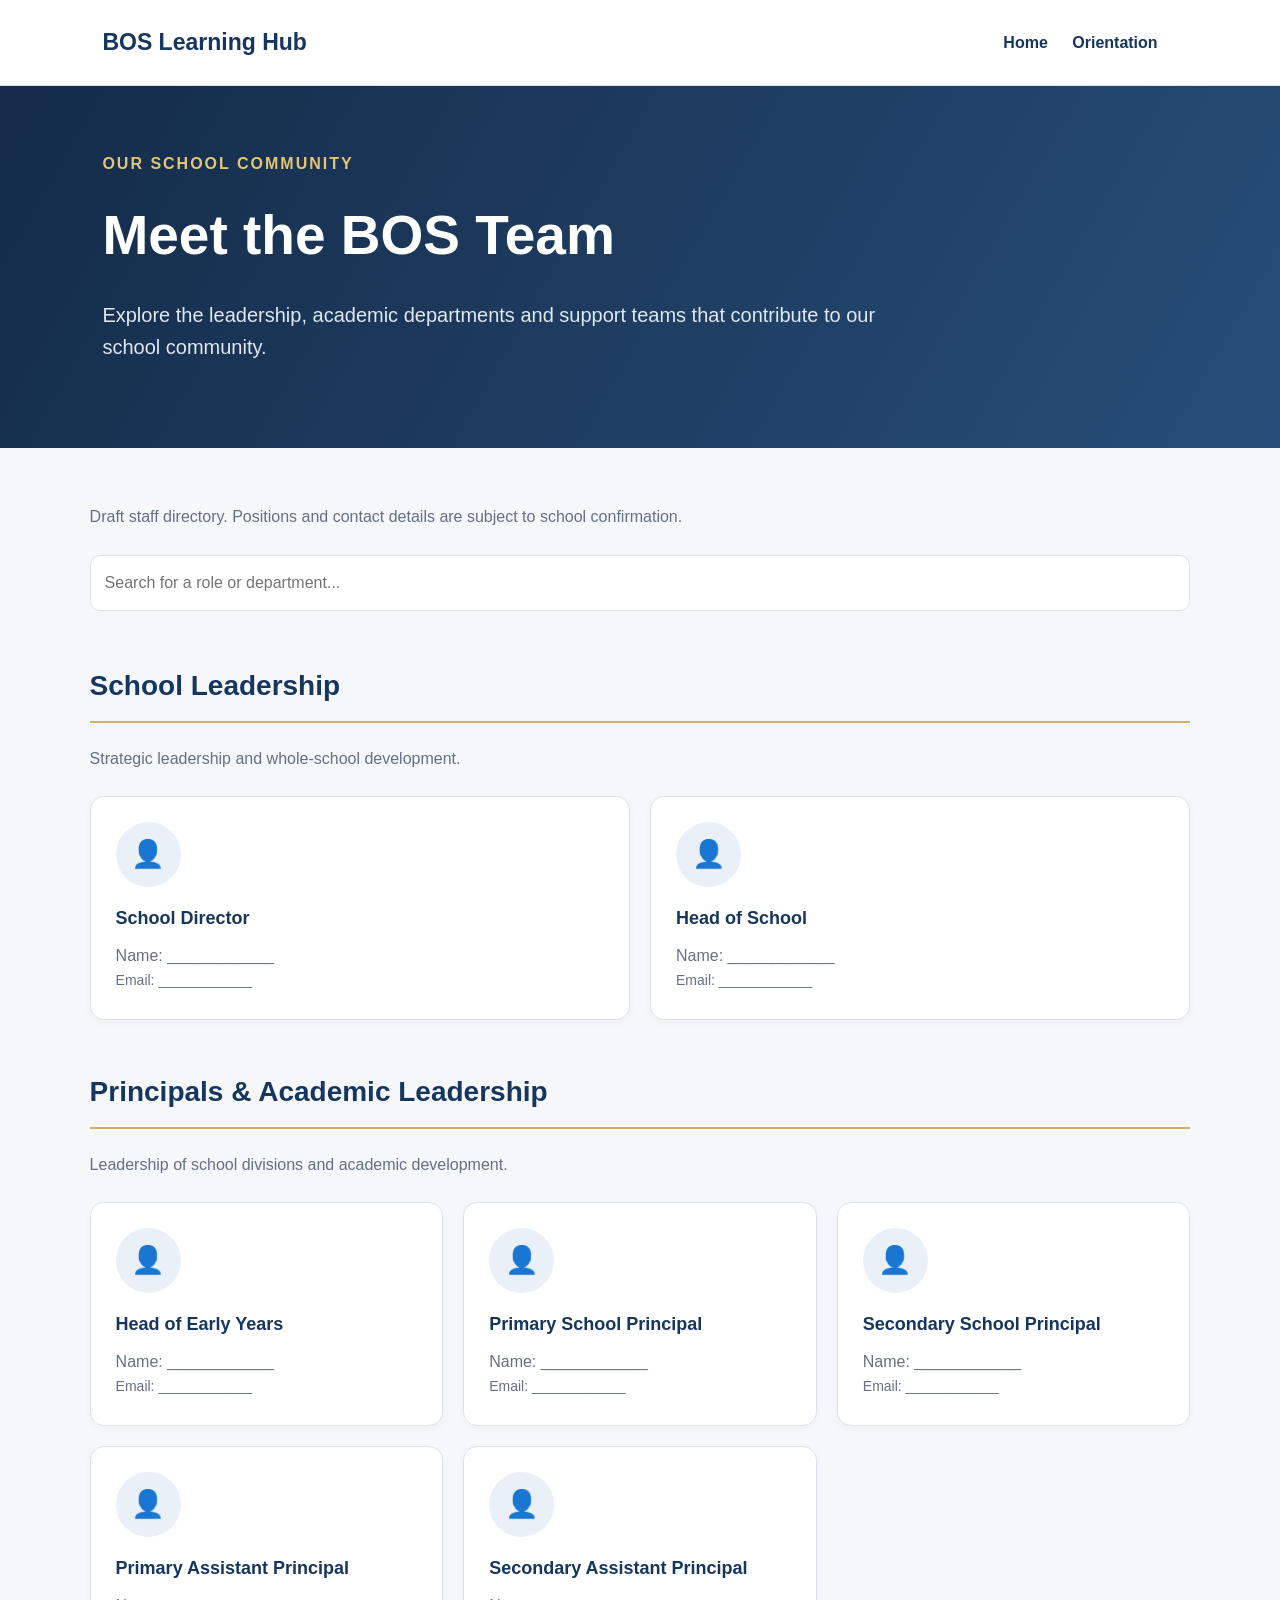
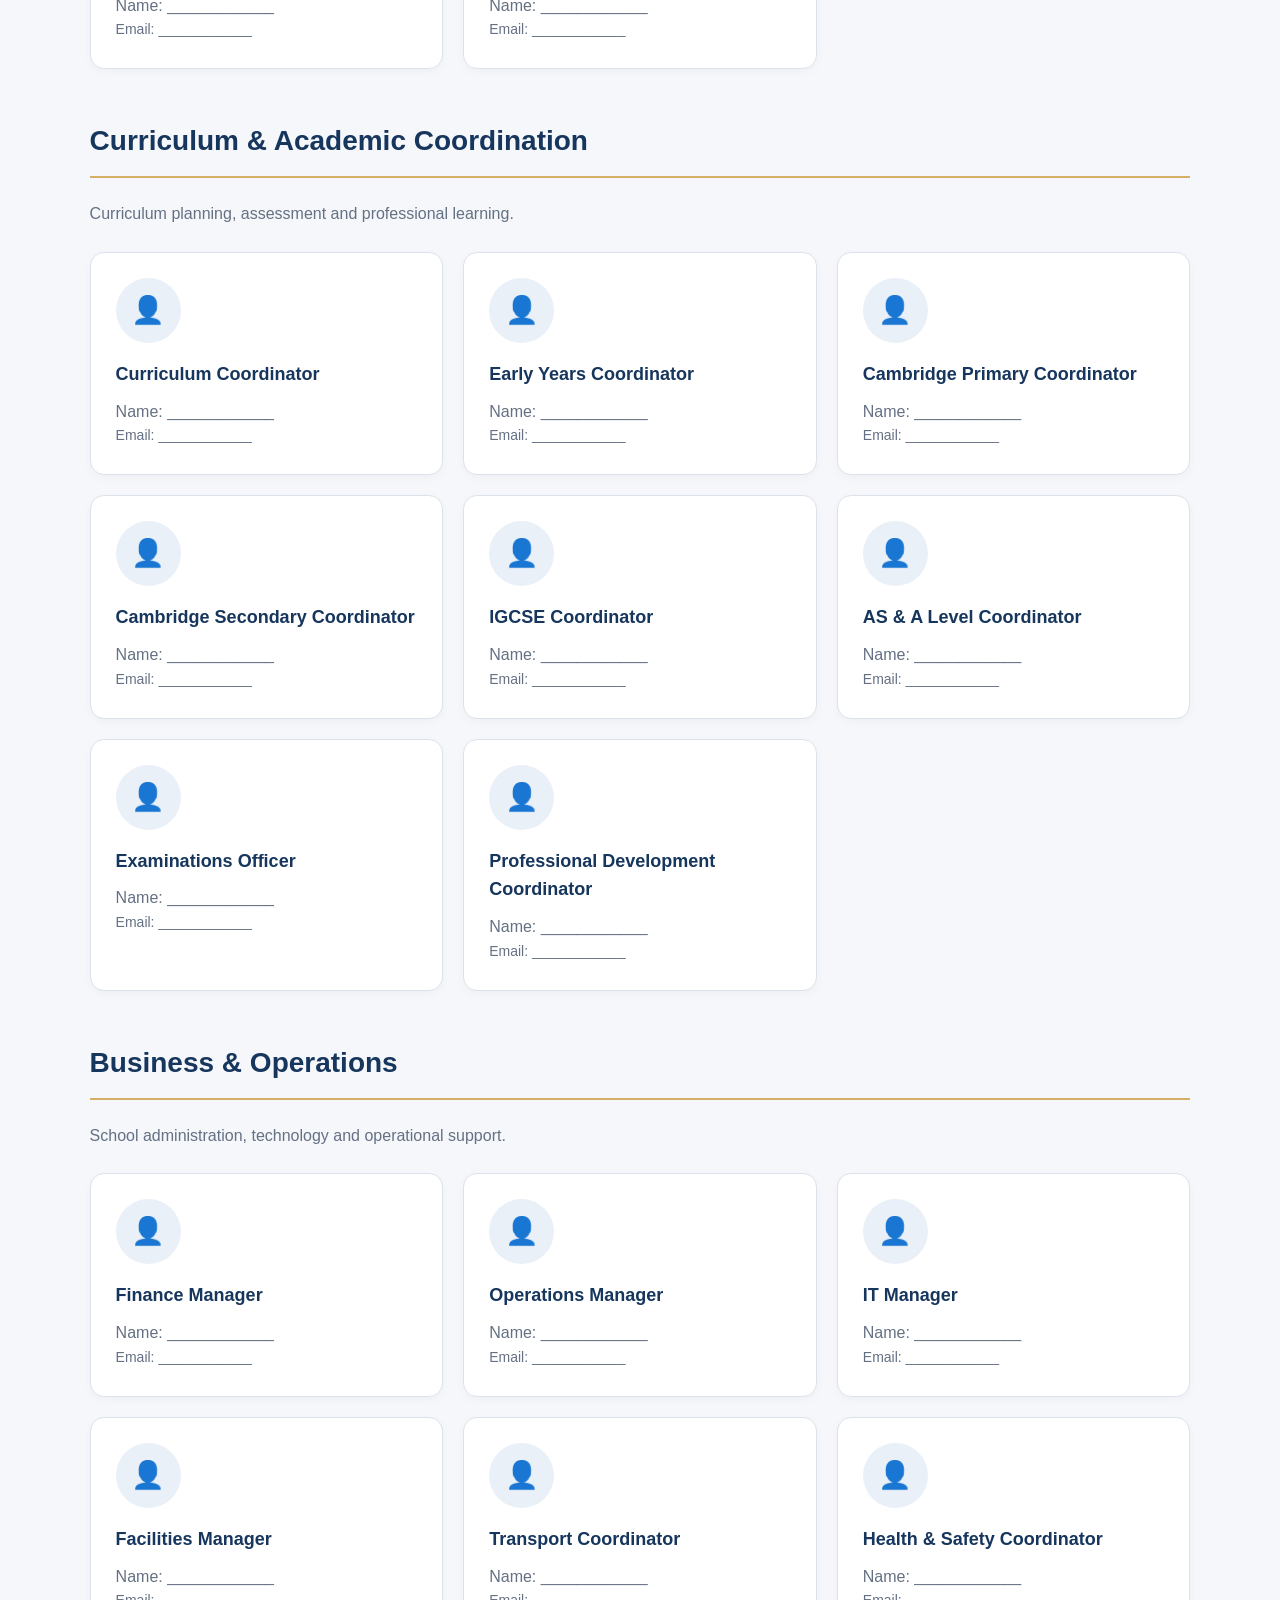
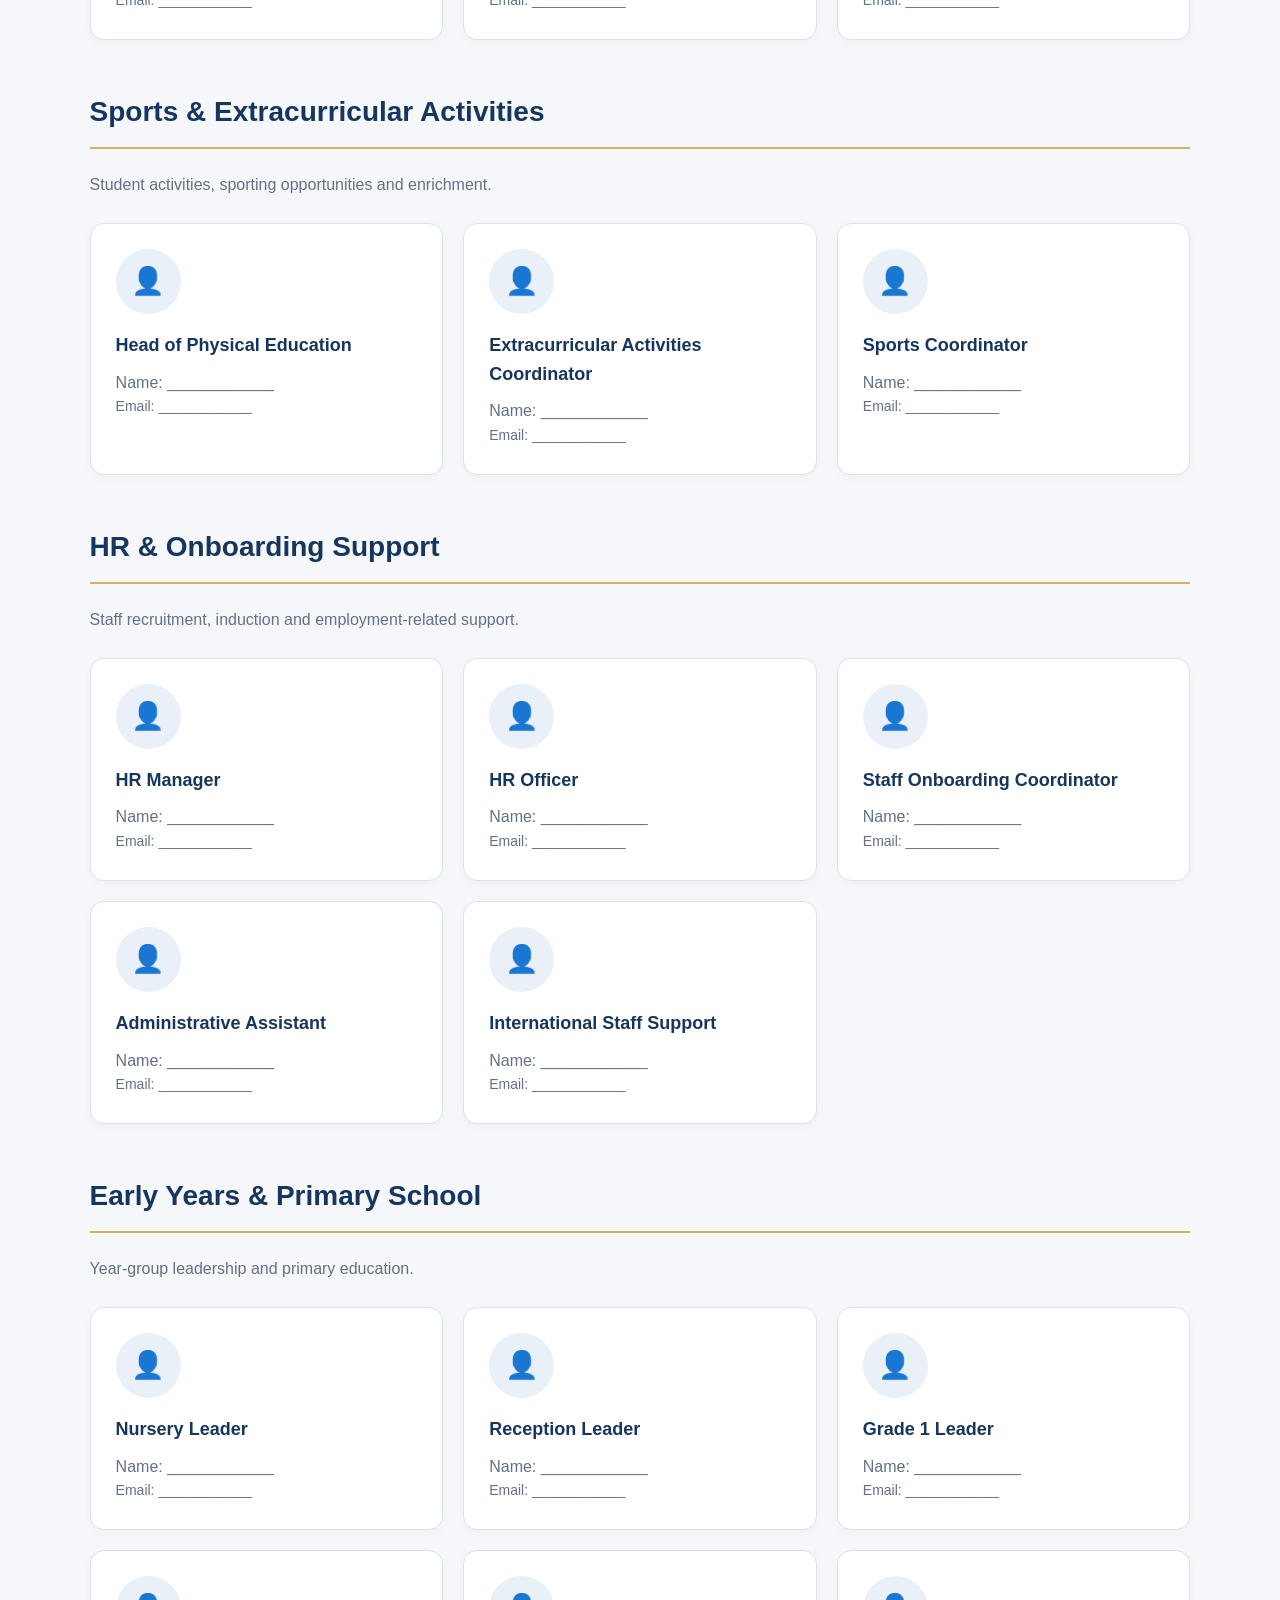
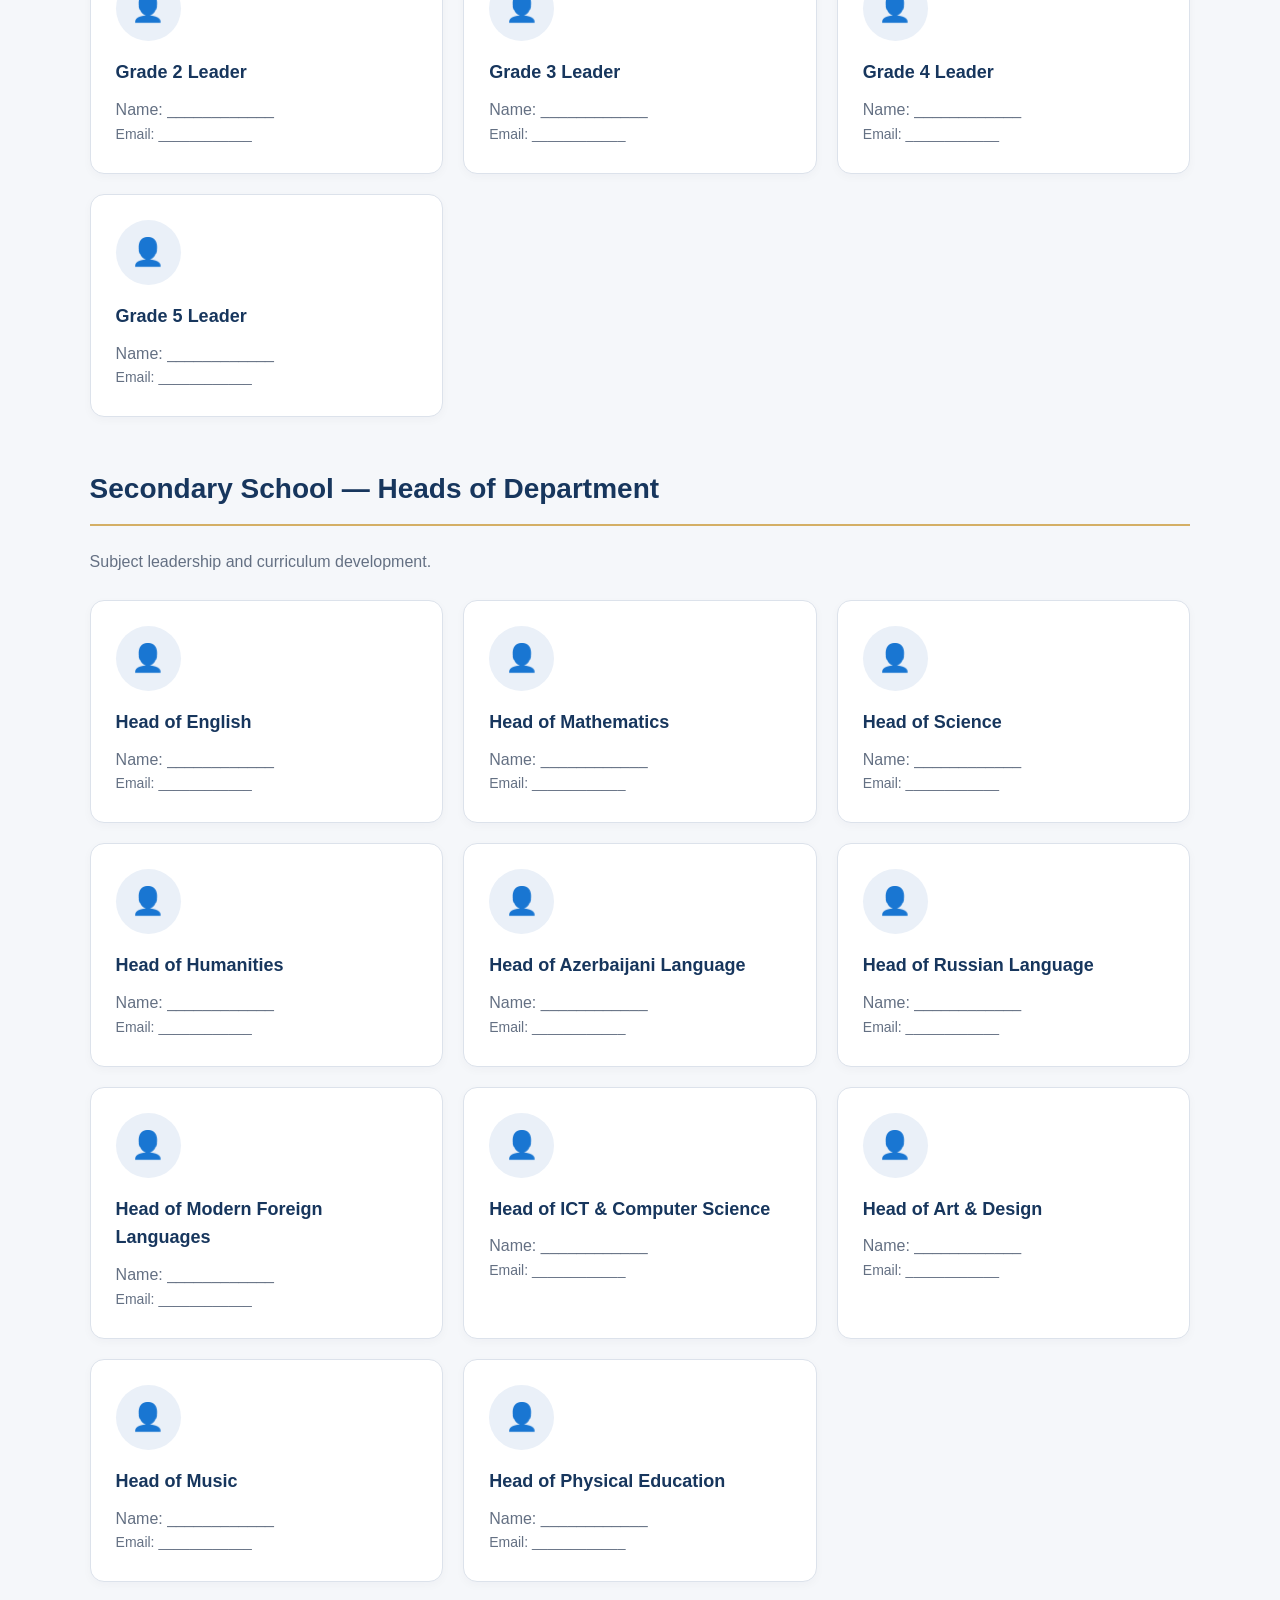
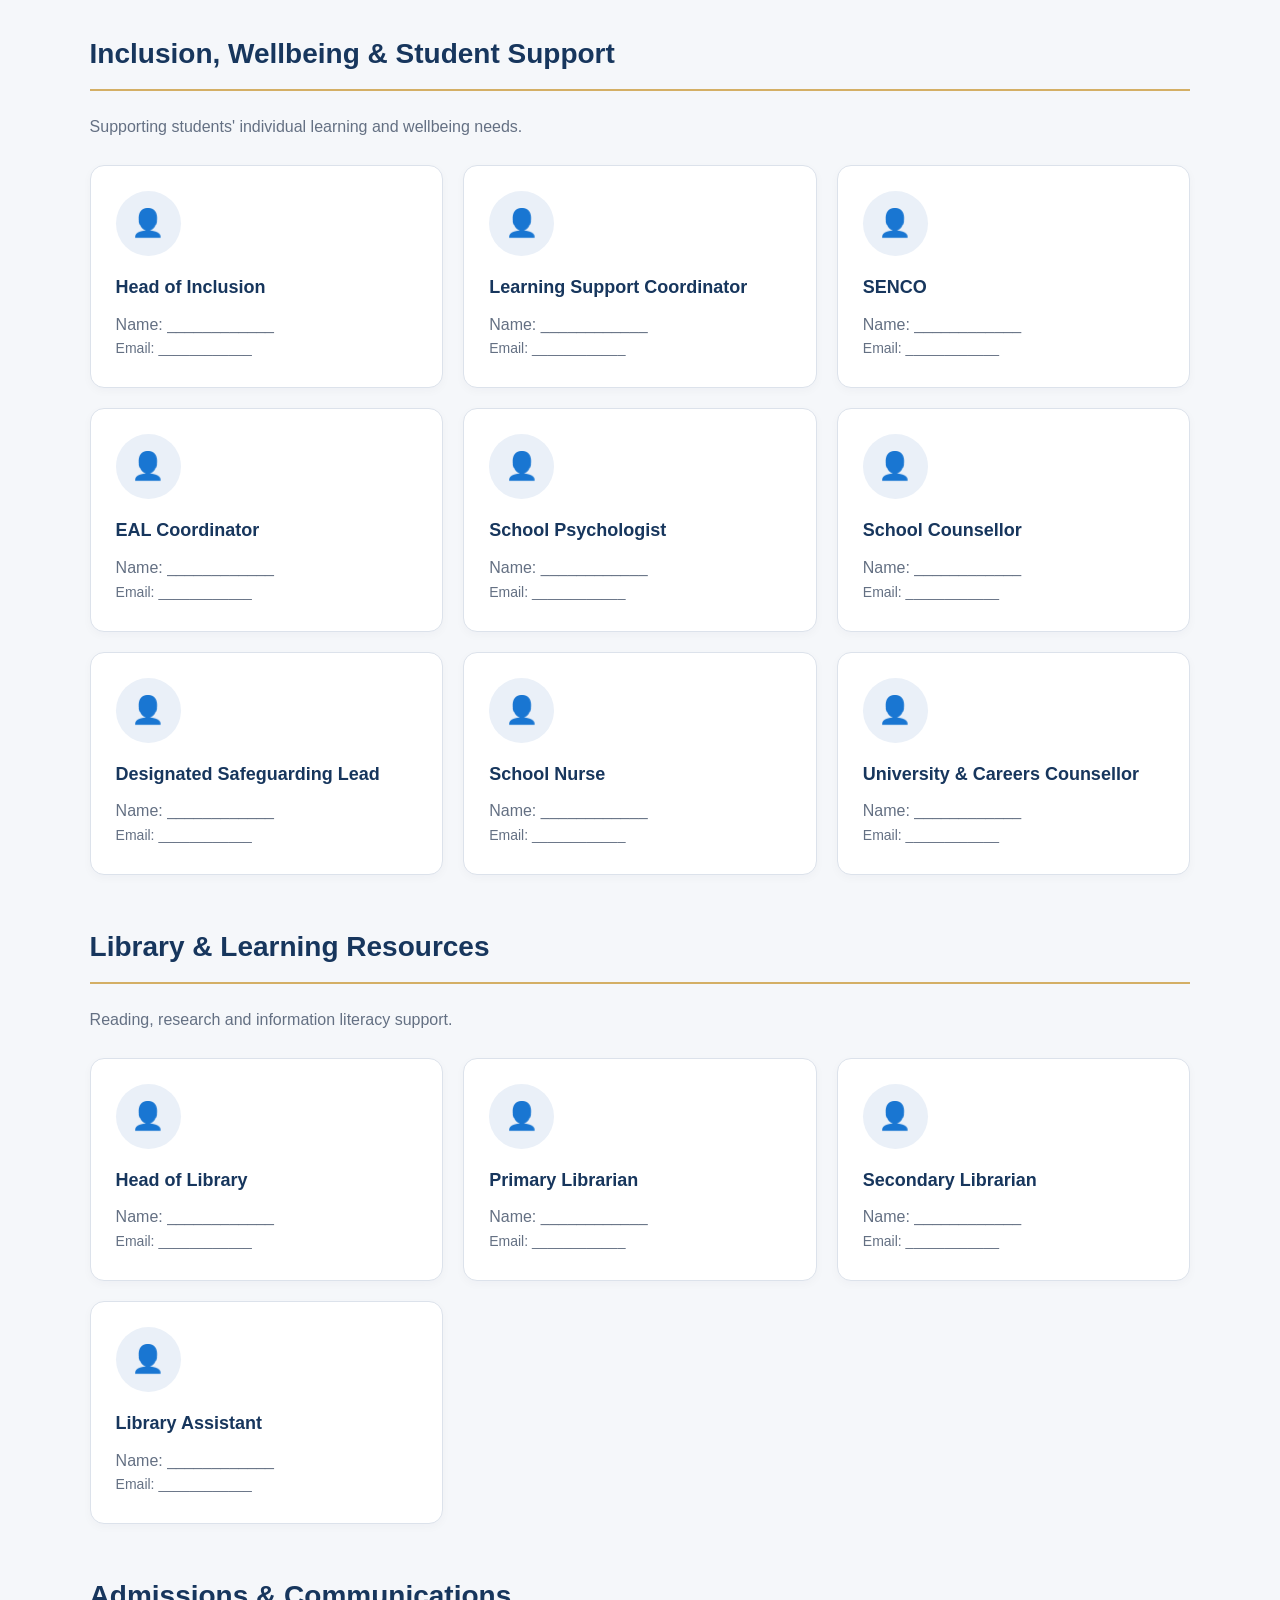
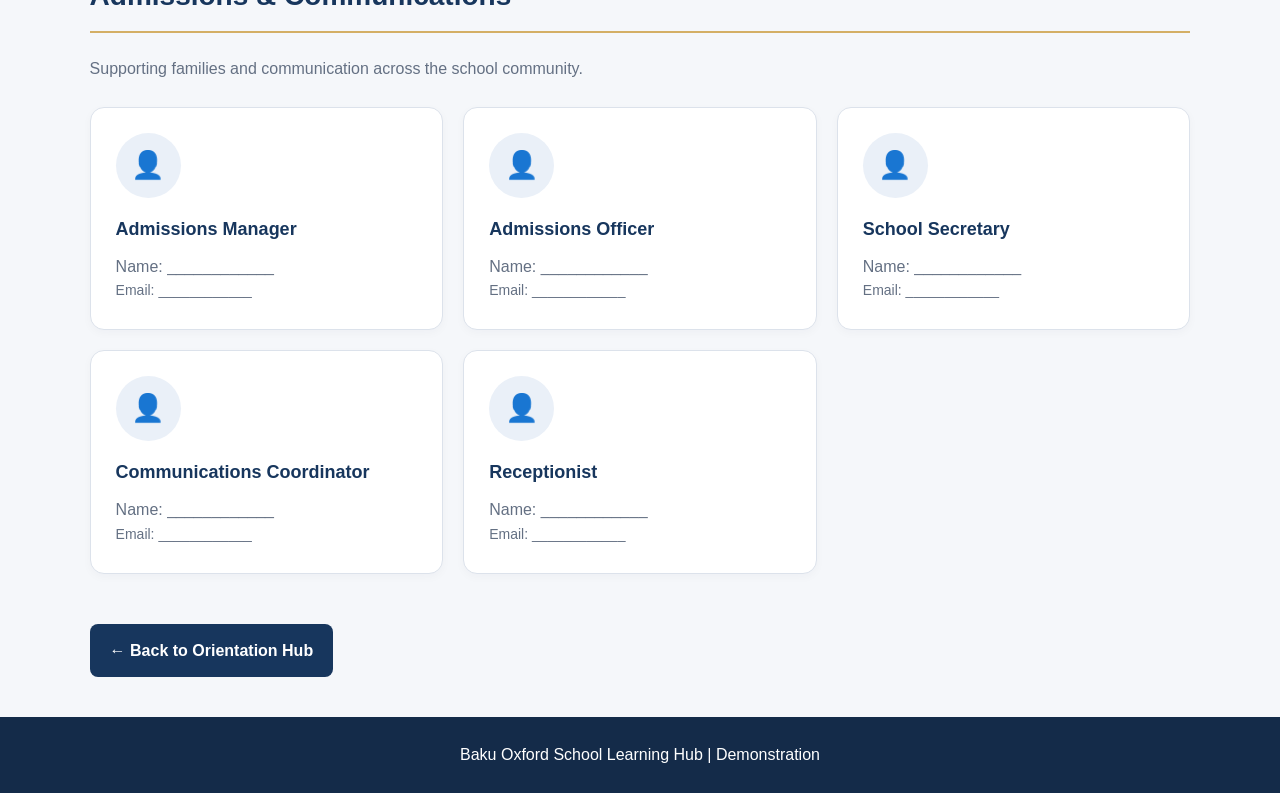
<file: meet-the-bos-team.html>
<!DOCTYPE html>
<html lang="en">
<head>
<meta charset="UTF-8">
<meta name="viewport" content="width=device-width, initial-scale=1.0">
<title>BOS | Meet the Team</title>

<style>
* {
    box-sizing: border-box;
}

body {
    margin: 0;
    font-family: Arial, sans-serif;
    background: #f5f7fa;
    color: #18263b;
    line-height: 1.6;
}

header {
    background: white;
    padding: 24px 8%;
    display: flex;
    justify-content: space-between;
    align-items: center;
    flex-wrap: wrap;
    gap: 16px;
    border-bottom: 1px solid #dce2eb;
}

header strong {
    font-size: 23px;
    color: #17365d;
}

nav a {
    color: #17365d;
    text-decoration: none;
    font-weight: bold;
    margin-right: 20px;
}

.hero {
    background: linear-gradient(120deg, #142b49, #274e78);
    color: white;
    padding: 65px 8%;
}

.eyebrow {
    color: #e5c477;
    font-weight: bold;
    letter-spacing: 2px;
}

.hero h1 {
    font-size: clamp(34px, 5vw, 55px);
    margin: 15px 0;
}

.hero p {
    max-width: 800px;
    color: #e0e8f1;
    font-size: 20px;
}

main {
    max-width: 1500px;
    margin: auto;
    padding: 40px 7%;
}

section {
    margin-bottom: 50px;
}

h2 {
    color: #17365d;
    font-size: 28px;
    padding-bottom: 12px;
    border-bottom: 2px solid #d4af65;
}

.description {
    color: #647083;
    margin-bottom: 25px;
}

.grid {
    display: grid;
    grid-template-columns: repeat(auto-fit, minmax(min(280px, 100%), 1fr));
    gap: 20px;
}

.card {
    background: white;
    border: 1px solid #dce2eb;
    border-radius: 14px;
    padding: 25px;
    box-shadow: 0 3px 10px #142b4908;
}

.card:hover {
    border-color: #d4af65;
}

.avatar {
    width: 65px;
    height: 65px;
    background: #eaf0f8;
    color: #17365d;
    border-radius: 50%;
    display: grid;
    place-items: center;
    margin-bottom: 17px;
    font-size: 27px;
}

.role {
    font-size: 18px;
    font-weight: bold;
    color: #17365d;
    margin-bottom: 10px;
}

.name {
    color: #647083;
    min-height: 25px;
}

.email {
    color: #647083;
    min-height: 25px;
    font-size: 14px;
}

.search {
    width: 100%;
    padding: 14px;
    font: inherit;
    border: 1px solid #dce2eb;
    border-radius: 10px;
    margin-bottom: 30px;
}

.button {
    display: inline-block;
    background: #17365d;
    color: white;
    text-decoration: none;
    font-weight: bold;
    padding: 14px 20px;
    border-radius: 8px;
}

footer {
    background: #142b49;
    color: white;
    text-align: center;
    padding: 25px;
}
</style>
</head>

<body>

<header>
    <strong>BOS Learning Hub</strong>
    <nav>
        <a href="index.html">Home</a>
        <a href="orientation.html">Orientation</a>
    </nav>
</header>

<div class="hero">
    <div class="eyebrow">OUR SCHOOL COMMUNITY</div>
    <h1>Meet the BOS Team</h1>
    <p>
        Explore the leadership, academic departments
        and support teams that contribute to our school community.
    </p>
</div>

<main>

<p class="description">
    Draft staff directory. Positions and contact details
    are subject to school confirmation.
</p>

<input
    type="search"
    class="search"
    id="search"
    placeholder="Search for a role or department..."
    aria-label="Search staff directory">

<div id="directory"></div>

<a class="button" href="orientation.html">
    ← Back to Orientation Hub
</a>

</main>

<footer>
    Baku Oxford School Learning Hub | Demonstration
</footer>

<script>

const departments = [

    {
        title: "School Leadership",
        description: "Strategic leadership and whole-school development.",
        roles: [
            "School Director",
            "Head of School"
        ]
    },

    {
        title: "Principals & Academic Leadership",
        description: "Leadership of school divisions and academic development.",
        roles: [
            "Head of Early Years",
            "Primary School Principal",
            "Secondary School Principal",
            "Primary Assistant Principal",
            "Secondary Assistant Principal"
        ]
    },

    {
        title: "Curriculum & Academic Coordination",
        description: "Curriculum planning, assessment and professional learning.",
        roles: [
            "Curriculum Coordinator",
            "Early Years Coordinator",
            "Cambridge Primary Coordinator",
            "Cambridge Secondary Coordinator",
            "IGCSE Coordinator",
            "AS & A Level Coordinator",
            "Examinations Officer",
            "Professional Development Coordinator"
        ]
    },

    {
        title: "Business & Operations",
        description: "School administration, technology and operational support.",
        roles: [
            "Finance Manager",
            "Operations Manager",
            "IT Manager",
            "Facilities Manager",
            "Transport Coordinator",
            "Health & Safety Coordinator"
        ]
    },

    {
        title: "Sports & Extracurricular Activities",
        description: "Student activities, sporting opportunities and enrichment.",
        roles: [
            "Head of Physical Education",
            "Extracurricular Activities Coordinator",
            "Sports Coordinator"
        ]
    },

    {
        title: "HR & Onboarding Support",
        description: "Staff recruitment, induction and employment-related support.",
        roles: [
            "HR Manager",
            "HR Officer",
            "Staff Onboarding Coordinator",
            "Administrative Assistant",
            "International Staff Support"
        ]
    },

    {
        title: "Early Years & Primary School",
        description: "Year-group leadership and primary education.",
        roles: [
            "Nursery Leader",
            "Reception Leader",
            "Grade 1 Leader",
            "Grade 2 Leader",
            "Grade 3 Leader",
            "Grade 4 Leader",
            "Grade 5 Leader"
        ]
    },

    {
        title: "Secondary School — Heads of Department",
        description: "Subject leadership and curriculum development.",
        roles: [
            "Head of English",
            "Head of Mathematics",
            "Head of Science",
            "Head of Humanities",
            "Head of Azerbaijani Language",
            "Head of Russian Language",
            "Head of Modern Foreign Languages",
            "Head of ICT & Computer Science",
            "Head of Art & Design",
            "Head of Music",
            "Head of Physical Education"
        ]
    },

    {
        title: "Inclusion, Wellbeing & Student Support",
        description: "Supporting students' individual learning and wellbeing needs.",
        roles: [
            "Head of Inclusion",
            "Learning Support Coordinator",
            "SENCO",
            "EAL Coordinator",
            "School Psychologist",
            "School Counsellor",
            "Designated Safeguarding Lead",
            "School Nurse",
            "University & Careers Counsellor"
        ]
    },

    {
        title: "Library & Learning Resources",
        description: "Reading, research and information literacy support.",
        roles: [
            "Head of Library",
            "Primary Librarian",
            "Secondary Librarian",
            "Library Assistant"
        ]
    },

    {
        title: "Admissions & Communications",
        description: "Supporting families and communication across the school community.",
        roles: [
            "Admissions Manager",
            "Admissions Officer",
            "School Secretary",
            "Communications Coordinator",
            "Receptionist"
        ]
    }

];

const staffDetails = {
    // Add confirmed staff details here later.
    // Example:
    // "School Director": { name: "", email: "" }
};

function createCard(role) {

    const details = staffDetails[role] || {};

    const card = document.createElement("article");
    card.className = "card";

    const avatar = document.createElement("div");
    avatar.className = "avatar";
    avatar.textContent = "👤";
    avatar.setAttribute("aria-hidden", "true");

    const roleTitle = document.createElement("div");
    roleTitle.className = "role";
    roleTitle.textContent = role;

    const name = document.createElement("div");
    name.className = "name";
    name.textContent = "Name: " + (details.name || "____________");

    const email = document.createElement("div");
    email.className = "email";
    email.textContent = "Email: ";

    if (details.email) {
        const link = document.createElement("a");
        link.href = "mailto:" + details.email;
        link.textContent = details.email;
        email.appendChild(link);
    } else {
        email.append("____________");
    }

    card.append(avatar, roleTitle, name, email);

    return card;
}

function renderDirectory(query = "") {

    const directory = document.getElementById("directory");

    directory.replaceChildren();

    query = query.toLowerCase().trim();

    let matches = 0;

    departments.forEach(department => {

        const filtered = department.roles.filter(role =>
            (
                department.title + " " +
                role + " " +
                (staffDetails[role]?.name || "")
            ).toLowerCase().includes(query)
        );

        if (!filtered.length) return;

        matches += filtered.length;

        const section = document.createElement("section");

        const title = document.createElement("h2");
        title.textContent = department.title;

        const description = document.createElement("p");
        description.className = "description";
        description.textContent = department.description;

        const grid = document.createElement("div");
        grid.className = "grid";

        filtered.forEach(role => {
            grid.appendChild(createCard(role));
        });

        section.append(title, description, grid);
        directory.appendChild(section);

    });

    if (!matches) {
        directory.textContent = "No matching roles found.";
    }

}

document.getElementById("search").addEventListener("input", function() {
    renderDirectory(this.value);
});

renderDirectory();

</script>

</body>
</html>
</file>
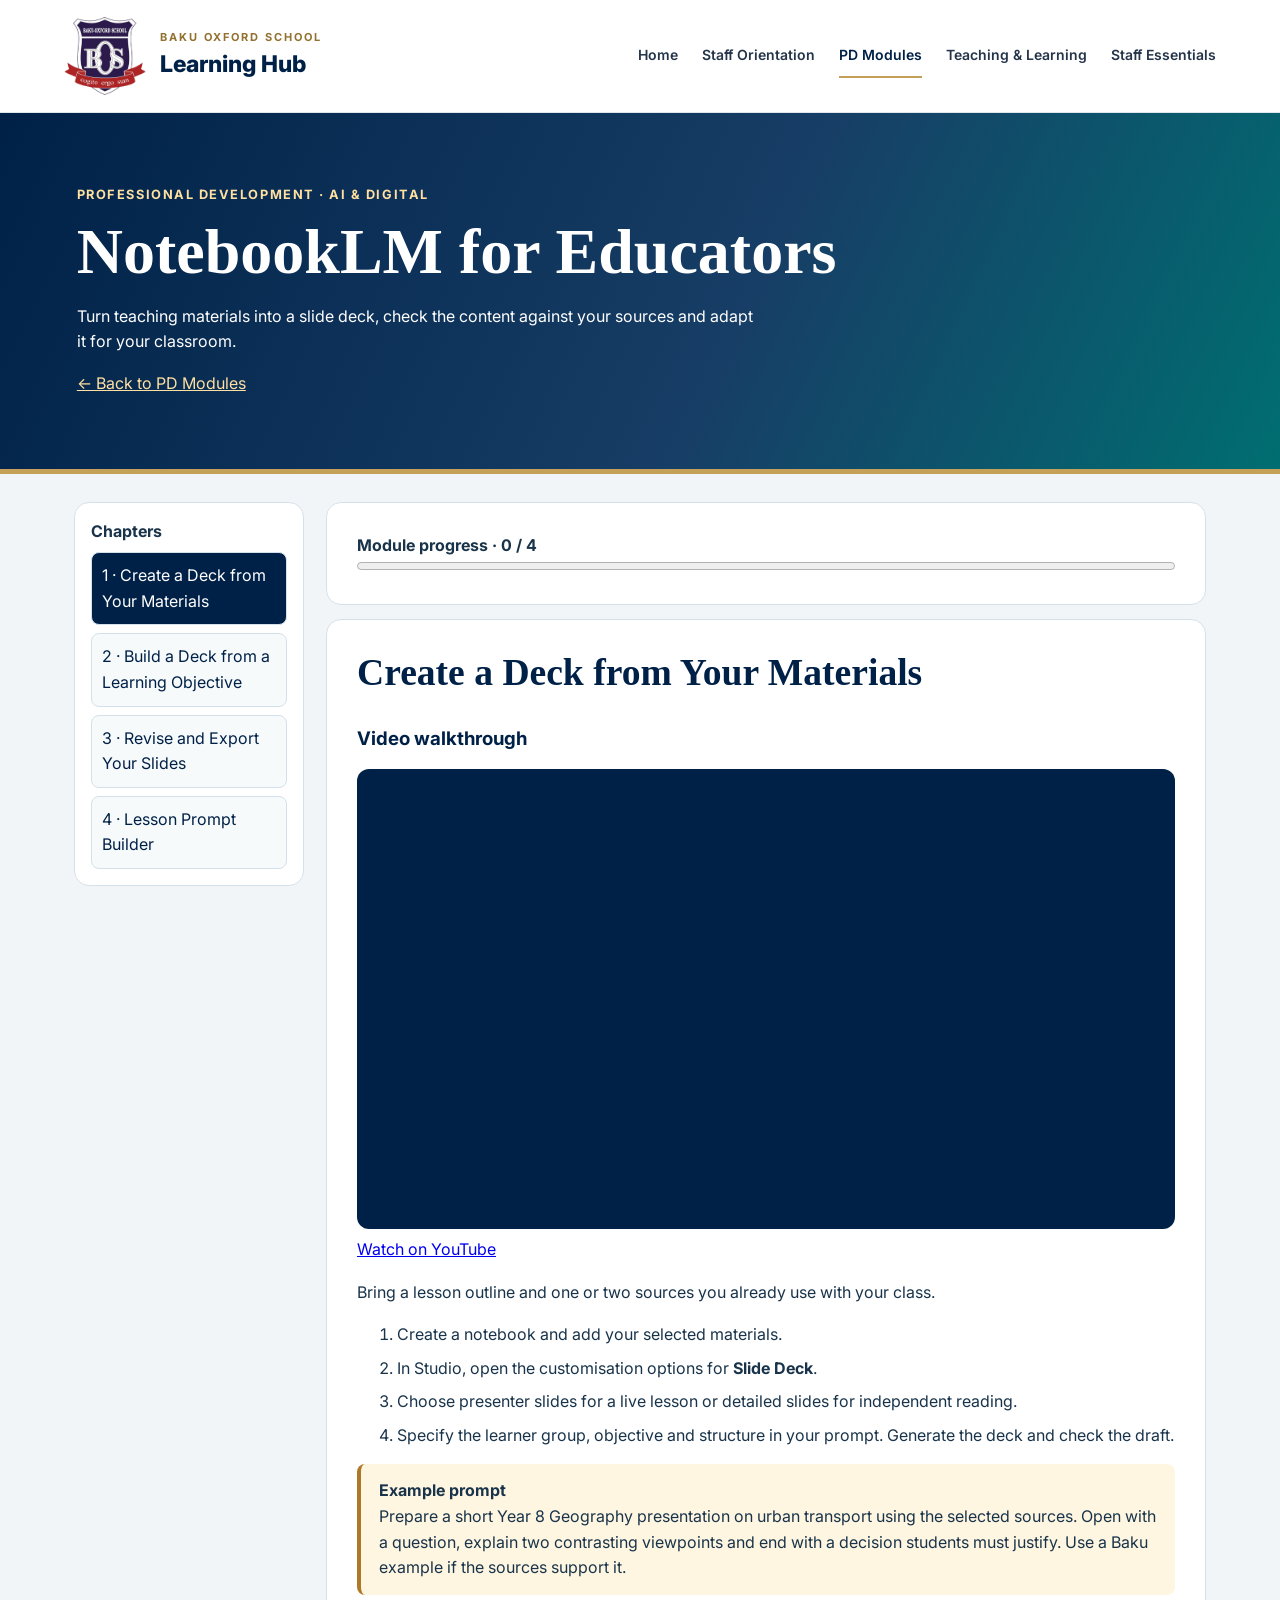
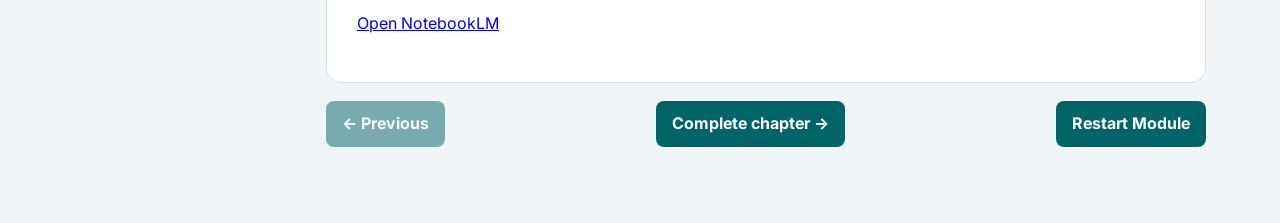
<file: notebooklm.html>
<!doctype html>
<html lang="en">
<head>
  <meta charset="utf-8">
  <meta name="viewport" content="width=device-width, initial-scale=1">
  <title>BOS | NotebookLM for Educators</title>
  <link rel="stylesheet" href="./style.css">
  <style>
    * { box-sizing: border-box; }
    [hidden] { display: none !important; }
    body {
      margin: 0;
      background: #f1f5f8;
      color: #19344a;
      font: 1rem/1.6 Inter, Arial, sans-serif;
    }
    .deck-hero {
      color: white;
      background: linear-gradient(115deg, #002147, #173e66 58%, #006e71);
      border-bottom: 5px solid #c5a059;
      padding: clamp(32px, 6vw, 72px) 6%;
    }
    .deck-hero h1 {
      margin: 12px 0;
      color: white;
      font: bold clamp(2.2rem, 5vw, 4rem)/1.1 Georgia, serif;
    }
    .deck-hero p { max-width: 680px; }
    .deck-hero a { color: #ffe0a1; }
    .deck-kicker { color: #ffe0a1; font-weight: 700; letter-spacing: .12em; font-size: .8rem; }
    .deck-layout {
      max-width: 1260px;
      margin: auto;
      padding: 28px 5% 60px;
      display: grid;
      grid-template-columns: 230px minmax(0, 1fr);
      gap: 22px;
      align-items: start;
    }
    .deck-panel {
      background: white;
      border: 1px solid #d5e1ea;
      border-radius: 15px;
      padding: clamp(16px, 3vw, 30px);
    }
    .deck-panel h2, .deck-panel h3 { color: #002147; line-height: 1.25; }
    .deck-panel h2 { margin-top: 0; font: bold clamp(1.65rem, 4vw, 2.35rem)/1.2 Georgia, serif; }
    .deck-nav { padding: 16px; }
    #deck-tabs button {
      display: block;
      width: 100%;
      margin-top: 8px;
      padding: 10px;
      text-align: left;
      border: 1px solid #d5e1ea;
      border-radius: 8px;
      color: #002147;
      background: #f6fafb;
      font: inherit;
      cursor: pointer;
    }
    #deck-tabs button[aria-current="step"] { background: #002147; color: white; }
    .deck-progress { margin-bottom: 14px; font-weight: 700; }
    .deck-progress progress { display: block; width: 100%; accent-color: #006e71; }
    .deck-video { margin: 18px 0; }
    .deck-video iframe, .deck-video video {
      display: block;
      width: 100%;
      aspect-ratio: 16 / 9;
      border: 0;
      border-radius: 12px;
      background: #002147;
    }
    .deck-video p { margin: 8px 0; }
    .deck-steps li { margin-bottom: 8px; }
    .deck-example {
      padding: 14px 18px;
      background: #fff6e2;
      border-left: 4px solid #ad7927;
      border-radius: 8px;
    }
    .deck-actions { display: flex; flex-wrap: wrap; justify-content: space-between; gap: 10px; margin-top: 18px; }
    .deck-button {
      border: 0;
      border-radius: 8px;
      padding: 10px 16px;
      color: white;
      background: #006469;
      font: inherit;
      font-weight: 700;
      cursor: pointer;
    }
    .deck-button:disabled { opacity: .5; cursor: default; }
    .deck-fields { display: grid; grid-template-columns: 1fr 1fr; gap: 12px; }
    .deck-panel label { display: block; font-weight: 700; }
    .deck-panel input, .deck-panel textarea {
      display: block;
      width: 100%;
      margin: 4px 0 12px;
      padding: 9px 11px;
      border: 1px solid #879bab;
      border-radius: 7px;
      background: white;
      color: #19344a;
      font: inherit;
    }
    .deck-panel textarea { min-height: 175px; resize: vertical; }
    .deck-certificate { margin-top: 20px; text-align: center; border: 5px double #c5a059; }
    .deck-certificate input { max-width: 24rem; margin: 6px auto 12px; }
    @media (max-width: 760px) {
      .deck-layout, .deck-fields { grid-template-columns: 1fr; }
    }
    @media print {
      .bos-header, .deck-hero, .deck-nav, .deck-progress, #deck-lesson,
      .deck-actions, #deck-status, .deck-print-hide { display: none !important; }
      body { background: white; }
      .deck-layout { display: block; padding: 0; }
      .deck-certificate { break-inside: avoid; }
    }
  </style>
</head>
<body>
  <header class="bos-header">
    <div class="bos-header-inner">
      <a class="bos-brand" href="./index.html">
        <img class="bos-logo" src="./Baku-oxford-school-Logo.png" alt="Baku Oxford School logo">
        <div>
          <div class="bos-school-name">BAKU OXFORD SCHOOL</div>
          <div class="bos-hub-name">Learning Hub</div>
        </div>
      </a>
      <nav class="bos-nav" aria-label="Learning Hub">
        <a href="./index.html">Home</a>
        <a href="./orientation.html">Staff Orientation</a>
        <a class="active" href="./pd.html">PD Modules</a>
        <a href="./teaching.html">Teaching &amp; Learning</a>
        <a href="./work-matters.html">Staff Essentials</a>
      </nav>
    </div>
  </header>

  <section class="deck-hero">
    <div class="deck-kicker">PROFESSIONAL DEVELOPMENT · AI &amp; DIGITAL</div>
    <h1>NotebookLM for Educators</h1>
    <p>Turn teaching materials into a slide deck, check the content against your sources and adapt it for your classroom.</p>
    <a href="./pd.html">← Back to PD Modules</a>
  </section>

  <div class="deck-layout">
    <aside class="deck-panel deck-nav">
      <strong>Chapters</strong>
      <nav id="deck-tabs" aria-label="Module chapters"></nav>
    </aside>

    <main>
      <div class="deck-panel deck-progress">
        <label for="deck-progress" id="deck-count">Module progress</label>
        <progress id="deck-progress" max="4" value="0"></progress>
      </div>

      <article class="deck-panel" id="deck-lesson"></article>

      <div class="deck-actions">
        <button class="deck-button" id="deck-prev" type="button">← Previous</button>
        <button class="deck-button" id="deck-next" type="button">Complete chapter →</button>
      </div>
      <p id="deck-status" role="status"></p>

      <section class="deck-panel deck-certificate" id="deck-certificate" hidden>
        <img src="./Baku-oxford-school-Logo.png" width="80" alt="Baku Oxford School logo">
        <h2 tabindex="-1" id="deck-certificate-title">Certificate of Completion</h2>
        <p>Baku Oxford School · Professional Development</p>
        <div class="deck-print-hide">
          <label for="deck-name">Full name for the certificate</label>
          <input id="deck-name" autocomplete="name">
        </div>
        <h3 id="deck-print-name"></h3>
        <p>Completed <strong>NotebookLM for Educators</strong></p>
        <p id="deck-date"></p>
        <p><strong>Aygun Mammadoiva</strong><br>General Manager</p>
        <p>Sample certificate pending institutional approval.</p>
        <button class="deck-button deck-print-hide" type="button" id="deck-print">Print / Save as PDF</button>
      </section>
    </main>
  </div>

  <script>
    // Add one YouTube URL or one relative MP4 path per chapter.
     const videos = [
  { youtube: "https://www.youtube.com/watch?v=9xeFK6nyleE", mp4: "" }, // Chapter 1
  { youtube: "https://www.youtube.com/watch?v=kLAlBduxzhU", mp4: "" }, // Chapter 2
  { youtube: "https://www.youtube.com/watch?v=RhAOqY9taJE", mp4: "" }  // Chapter 3
];

    const chapters = [
      {
        title: "Create a Deck from Your Materials",
        body: `
          <p>Bring a lesson outline and one or two sources you already use with your class.</p>
          <ol class="deck-steps">
            <li>Create a notebook and add your selected materials.</li>
            <li>In Studio, open the customisation options for <strong>Slide Deck</strong>.</li>
            <li>Choose presenter slides for a live lesson or detailed slides for independent reading.</li>
            <li>Specify the learner group, objective and structure in your prompt. Generate the deck and check the draft.</li>
          </ol>
          <p class="deck-example"><strong>Example prompt</strong><br>
            Prepare a short Year 8 Geography presentation on urban transport using the selected sources.
            Open with a question, explain two contrasting viewpoints and end with a decision students must justify.
            Use a Baku example if the sources support it.</p>
          <p><a href="https://notebooklm.google.com/" target="_blank" rel="noopener">Open NotebookLM</a></p>`
      },
      {
        title: "Build a Deck from a Learning Objective",
        body: `
          <p>Start with what students should be able to explain, compare or demonstrate by the end of the lesson.</p>
          <ol class="deck-steps">
            <li>Turn the objective into a focused source-search query. Include the subject and learner level.</li>
            <li>Inspect suggested resources for authorship, relevance and reading level before importing them.</li>
            <li>Select a small set of useful sources and ask for a deck with an explanation, a worked example and a check for understanding.</li>
          </ol>
          <p class="deck-example"><strong>Example search query</strong><br>
            Find introductory classroom resources for Year 7 learners who need to interpret a distance–time graph.
            Look for a labelled example and a practice question with an explanation.</p>
          <details><summary>What would make a source useful?</summary>
            <p>It should explain the skill accurately, use a graph learners can read and show why the answer follows from the evidence.</p>
          </details>`
      },
      {
        title: "Revise and Export Your Slides",
        body: `
          <p>Review the draft as a teacher before using it in class. Check facts, examples, diagrams and reading level.</p>
          <ol class="deck-steps">
            <li>Open the deck in Studio and choose the revision option.</li>
            <li>Give a specific instruction for each slide you want to change.</li>
            <li>Generate the revised deck, then compare changed claims and visuals with the original sources.</li>
            <li>Use the deck menu to download PDF or PowerPoint if available. Open the exported file and check how it displays.</li>
          </ol>
          <p class="deck-example"><strong>Example revision request</strong><br>
            On slide 3, shorten the definition to one sentence. Keep the units and values in the example.
            Add a question asking students to explain how they chose the answer.</p>
          <p><a href="https://support.google.com/gemininotebook/answer/16757456" target="_blank" rel="noopener">Google Help · Slide Decks</a></p>`
      },
      {
        title: "Lesson Prompt Builder",
        body: `
          <p>Fill in the fields to build a prompt. Paste the result into the Slide Deck customisation box in NotebookLM.</p>
          <form id="deck-builder">
            <div class="deck-fields">
              <label>Your role <input name="role" required maxlength="100" placeholder="Geography teacher"></label>
              <label>Learner group <input name="audience" required maxlength="100" placeholder="Year 10"></label>
              <label>Lesson topic <input name="topic" required maxlength="160" placeholder="Managing urban traffic"></label>
              <label>Curriculum <input name="curriculum" maxlength="100" placeholder="Cambridge IGCSE Geography"></label>
            </div>
            <label>Learning objective
              <input name="objective" required maxlength="240" placeholder="Compare two approaches and justify a recommendation">
            </label>
            <label>Teaching context or preferences
              <input name="context" maxlength="240" placeholder="Short slides, paired discussion, examples from Baku">
            </label>
            <button class="deck-button" type="submit">Build prompt</button>
          </form>
          <div id="deck-result" hidden>
            <label for="deck-output">Your prompt</label>
            <textarea id="deck-output" readonly></textarea>
            <button class="deck-button" id="deck-copy" type="button">Copy prompt</button>
          </div>`
      }
    ];

    const byId = id => document.getElementById(id);
    const stateKey = "bosNotebookLMSlideDecks";
    const state = { current: 0, done: [], fields: {}, prompt: "", date: "" };

    try {
      Object.assign(state, JSON.parse(localStorage.getItem(stateKey)) || {});
    } catch {}

    function isComplete() {
      return chapters.every((chapter, index) => state.done.includes(index));
    }

    function save() {
      try {
        localStorage.setItem(stateKey, JSON.stringify(state));
        const progress = JSON.parse(localStorage.getItem("bosPDProgress")) || {};
        if (isComplete()) {
          progress.notebooklm = "Completed";
        } else if (progress.notebooklm !== "Completed") {
          progress.notebooklm = "In progress";
        }
        localStorage.setItem("bosPDProgress", JSON.stringify(progress));
      } catch {
        byId("deck-status").textContent = "Your browser could not save progress.";
      }
    }

    function youtubeId(value) {
      try {
        const url = new URL(value);
        if (url.protocol !== "https:") return "";
        const parts = url.pathname.split("/").filter(Boolean);
        let id = "";

        if (url.hostname === "youtu.be") {
          id = parts[0] || "";
        } else if (["youtube.com", "www.youtube.com", "m.youtube.com"].includes(url.hostname)) {
          id = url.searchParams.get("v") || parts[1] || "";
        }

        return /^[A-Za-z0-9_-]{11}$/.test(id) ? id : "";
      } catch {
        return "";
      }
    }

    function addVideo(lesson, chapter) {
      const config = videos[state.current];
      if (!config) return;

      const id = youtubeId(config.youtube);
      if (!id && !config.mp4) return;

      const section = document.createElement("section");
      section.className = "deck-video";
      const heading = document.createElement("h3");
      heading.textContent = "Video walkthrough";
      section.append(heading);

      if (id) {
        const player = document.createElement("iframe");
        player.src = `https://www.youtube-nocookie.com/embed/${id}`;
        player.title = `${chapter.title} video walkthrough`;
        player.loading = "lazy";
        player.allowFullscreen = true;
        player.allow = "encrypted-media; picture-in-picture";

        const link = document.createElement("a");
        link.href = `https://www.youtube.com/watch?v=${id}`;
        link.target = "_blank";
        link.rel = "noopener";
        link.textContent = "Watch on YouTube";
        const fallback = document.createElement("p");
        fallback.append(link);
        section.append(player, fallback);
      } else {
        const player = document.createElement("video");
        player.controls = true;
        player.preload = "metadata";
        player.playsInline = true;
        player.src = config.mp4;
        player.setAttribute("aria-label", `${chapter.title} video walkthrough`);
        section.append(player);
      }

      lesson.querySelector("h2").after(section);
    }

    function showPrompt() {
      byId("deck-result").hidden = !state.prompt;
      byId("deck-output").value = state.prompt;
      byId("deck-next").disabled = !state.prompt;
    }

    function setupBuilder() {
      const form = byId("deck-builder");
      for (const input of form.querySelectorAll("input")) {
        input.value = state.fields[input.name] || "";
        input.addEventListener("input", () => {
          state.fields[input.name] = input.value;
          state.prompt = "";
          showPrompt();
          save();
        });
      }

      form.addEventListener("submit", event => {
        event.preventDefault();
        const fields = Object.fromEntries(
          [...new FormData(form)].map(([name, value]) => [name, value.trim()])
        );

        if (!fields.role || !fields.audience || !fields.topic || !fields.objective) {
          byId("deck-status").textContent = "Fill in the role, learner group, topic and objective.";
          return;
        }

        state.fields = fields;
        state.prompt = [
          `I am a ${fields.role} preparing a lesson for ${fields.audience}.`,
          `Create a classroom slide deck on ${fields.topic}.`,
          `Learning objective: ${fields.objective}.`,
          fields.curriculum ? `Curriculum context: ${fields.curriculum}.` : "",
          fields.context ? `Teaching preferences: ${fields.context}.` : "",
          "Use the selected sources for factual claims. Flag gaps instead of inventing details.",
          "Start with a question. Explain the key ideas with a worked example. Close with a short check for understanding and a suggested answer.",
          "Use readable language and short headings. Identify the source behind each main claim."
        ].filter(Boolean).join("\n");

        showPrompt();
        byId("deck-output").focus();
        byId("deck-status").textContent = "Prompt ready to copy.";
        save();
      });

      byId("deck-copy").addEventListener("click", async () => {
        try {
          await navigator.clipboard.writeText(state.prompt);
          byId("deck-status").textContent = "Prompt copied.";
        } catch {
          const output = byId("deck-output");
          output.focus();
          output.select();
          byId("deck-status").textContent = "Press Command + C or Ctrl + C to copy the selected prompt.";
        }
      });

      showPrompt();
    }

    function render(focus = false) {
      const chapter = chapters[state.current];
      const lesson = byId("deck-lesson");
      const tabs = byId("deck-tabs");
      tabs.replaceChildren();

      chapters.forEach((item, index) => {
        const button = document.createElement("button");
        button.type = "button";
        button.textContent = `${state.done.includes(index) ? "✓" : index + 1} · ${item.title}`;

        if (index === state.current) {
          button.setAttribute("aria-current", "step");
        }

        button.addEventListener("click", () => goTo(index));
        tabs.append(button);
      });

      lesson.innerHTML = `<h2 id="deck-title" tabindex="-1">${chapter.title}</h2>${chapter.body}`;
      addVideo(lesson, chapter);

      const finalChapter = state.current === chapters.length - 1;
      byId("deck-prev").disabled = state.current === 0;
      byId("deck-next").disabled = finalChapter && !state.prompt;
      byId("deck-next").textContent = finalChapter ? "Finish training" : "Complete chapter →";
      byId("deck-progress").value = state.done.length;
      byId("deck-count").textContent = `Module progress · ${state.done.length} / ${chapters.length}`;
      byId("deck-certificate").hidden = !isComplete();
      byId("deck-date").textContent = state.date
        ? new Date(state.date).toLocaleDateString("en-GB")
        : "";

      if (finalChapter) setupBuilder();
      if (focus) byId("deck-title").focus();
    }

    function goTo(index) {
      state.current = index;
      byId("deck-status").textContent = "";
      render(true);
      save();
    }

    byId("deck-prev").addEventListener("click", () => {
      if (state.current > 0) goTo(state.current - 1);
    });

    byId("deck-next").addEventListener("click", () => {
      const finalChapter = state.current === chapters.length - 1;
      if (finalChapter && !state.prompt) return;

      if (!state.done.includes(state.current)) {
        state.done.push(state.current);
      }

      if (isComplete()) {
        state.date = state.date || new Date().toISOString();
        render();
        byId("deck-status").textContent = "Module completed.";
        byId("deck-certificate-title").focus();
        save();
      } else if (!finalChapter) {
        goTo(state.current + 1);
      } else {
        render();
        byId("deck-status").textContent = "Complete the other chapters to unlock the certificate.";
        save();
      }
    });

    byId("deck-print").addEventListener("click", () => {
      const input = byId("deck-name");
      const name = input.value.trim();

      if (!name) {
        input.focus();
        input.reportValidity();
        return;
      }

      byId("deck-print-name").textContent = name;
      window.print();
    });

    byId("deck-name").required = true;
    render();
   </script>
  <script src="./bos-certificate.js"></script>
  <script>
  const restartButton = document.createElement("button");
  restartButton.type = "button";
  restartButton.className = "deck-button";
  restartButton.textContent = "Restart Module";
  document.querySelector(".deck-actions").append(restartButton);

  restartButton.addEventListener("click", () => {
    const confirmed = window.confirm(
      "Restart NotebookLM? This will clear your progress and saved prompt for this module."
    );
    if (!confirmed) return;

    Object.assign(state, {
      current: 0,
      done: [],
      fields: {},
      prompt: "",
      date: ""
    });

    byId("deck-name").value = "";
    byId("deck-print-name").textContent = "";
    byId("deck-status").textContent = "";

    try {
      const progress = JSON.parse(localStorage.getItem("bosPDProgress")) || {};
      progress.notebooklm = "In progress";
      localStorage.setItem("bosPDProgress", JSON.stringify(progress));
    } catch {}

    render(true);
    save();
  });
</script>
</body>
</html>
</file>
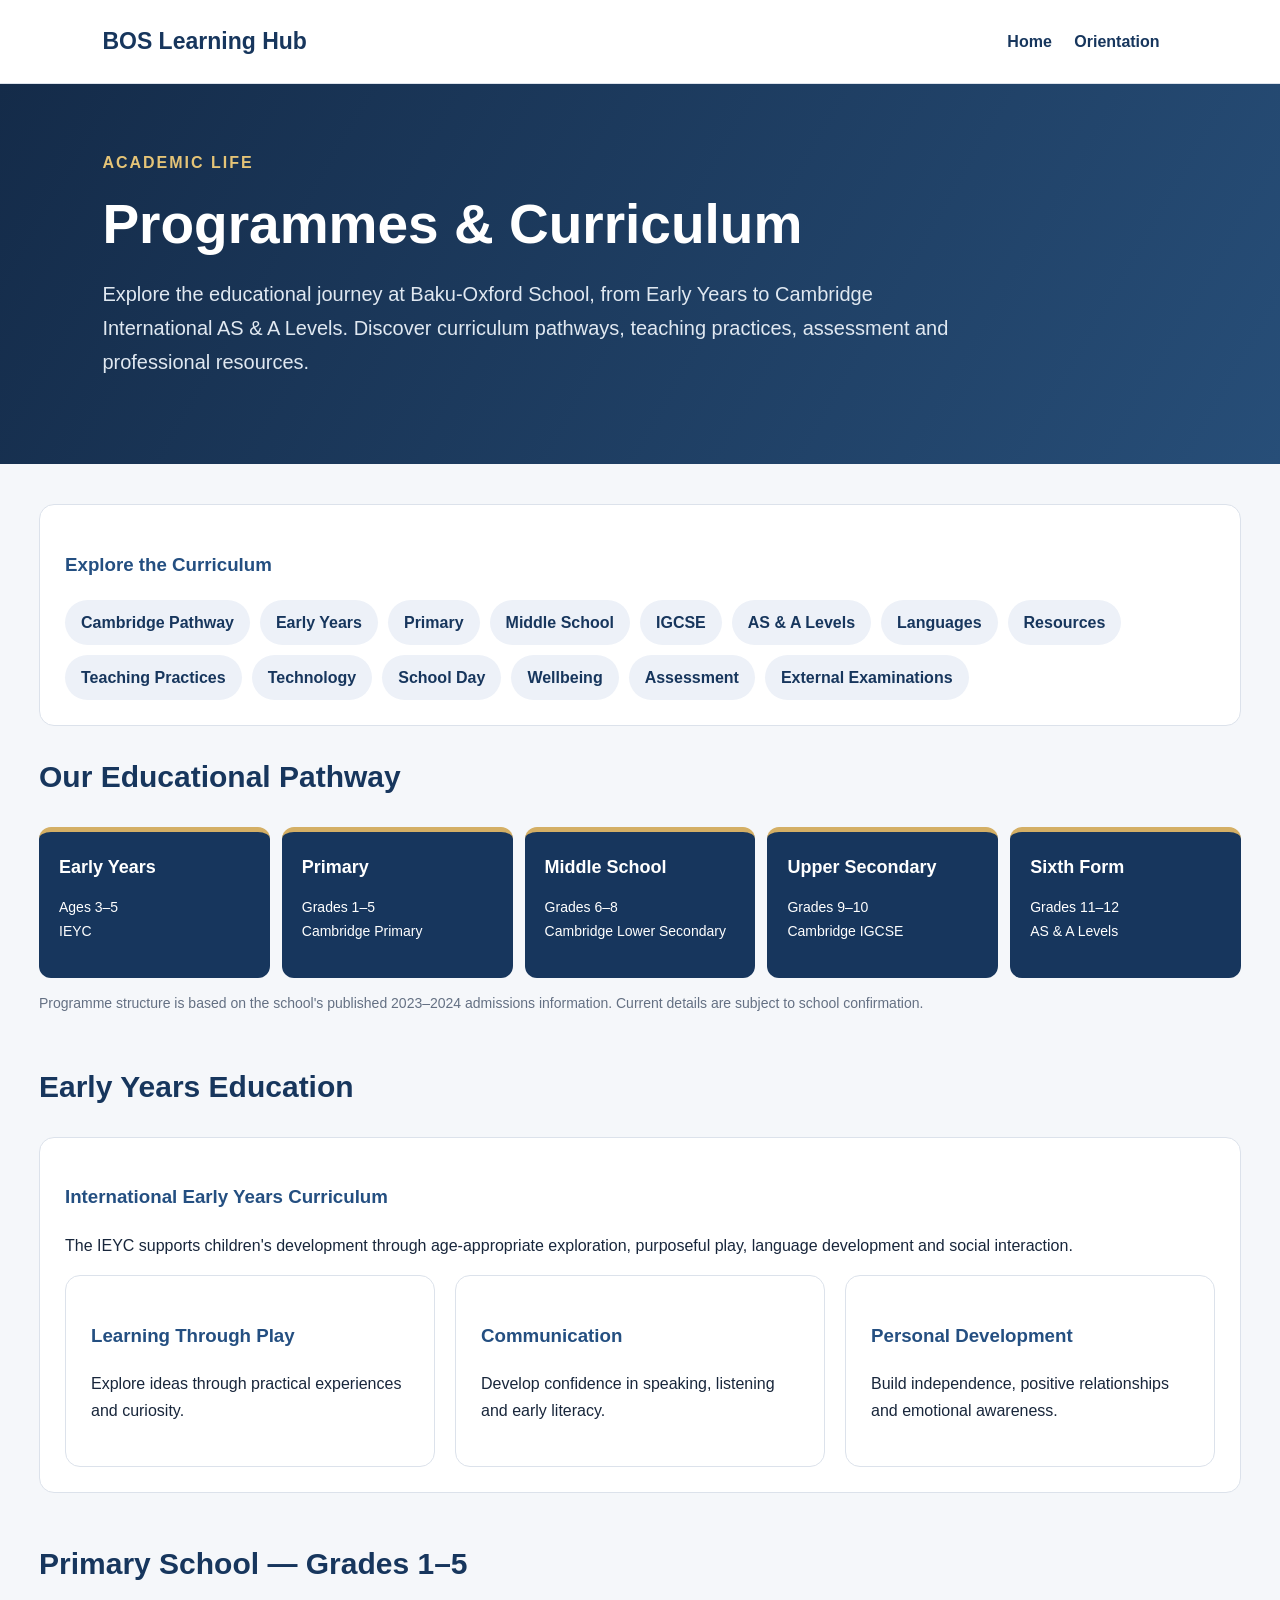
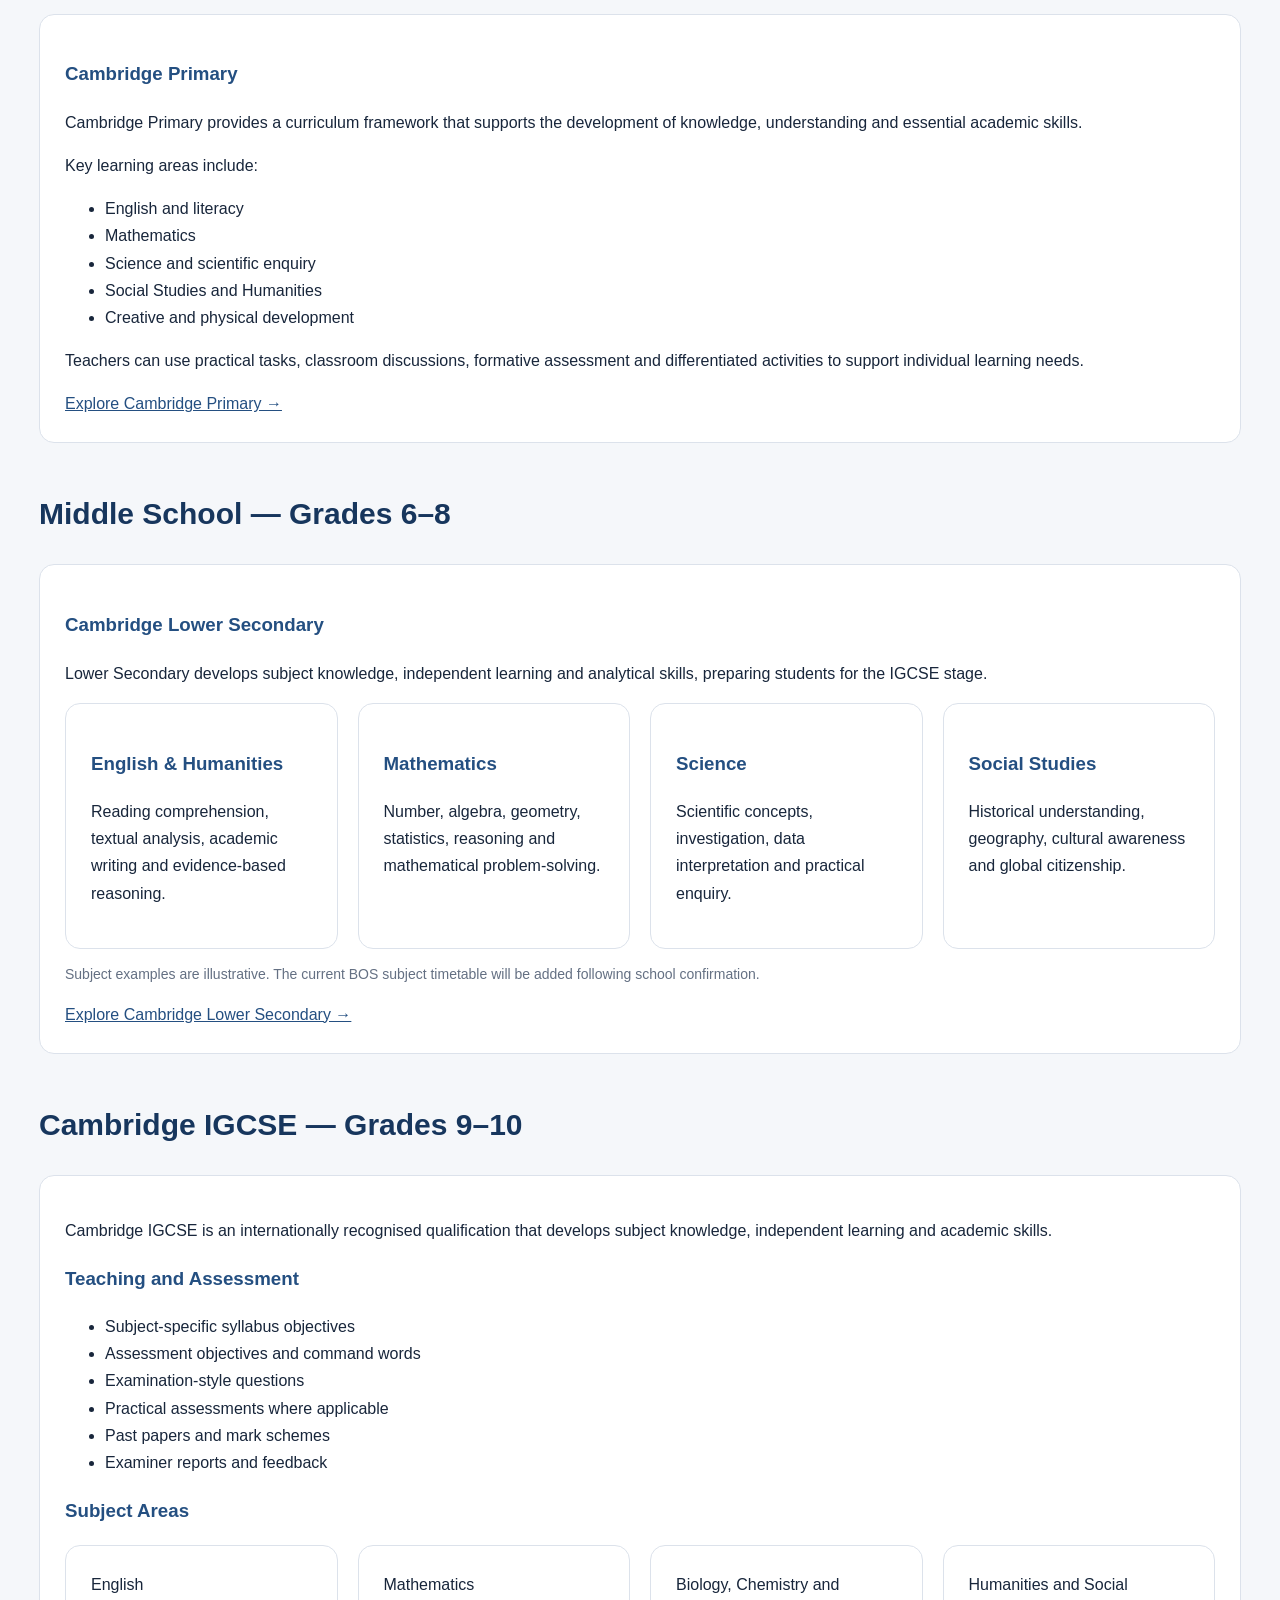
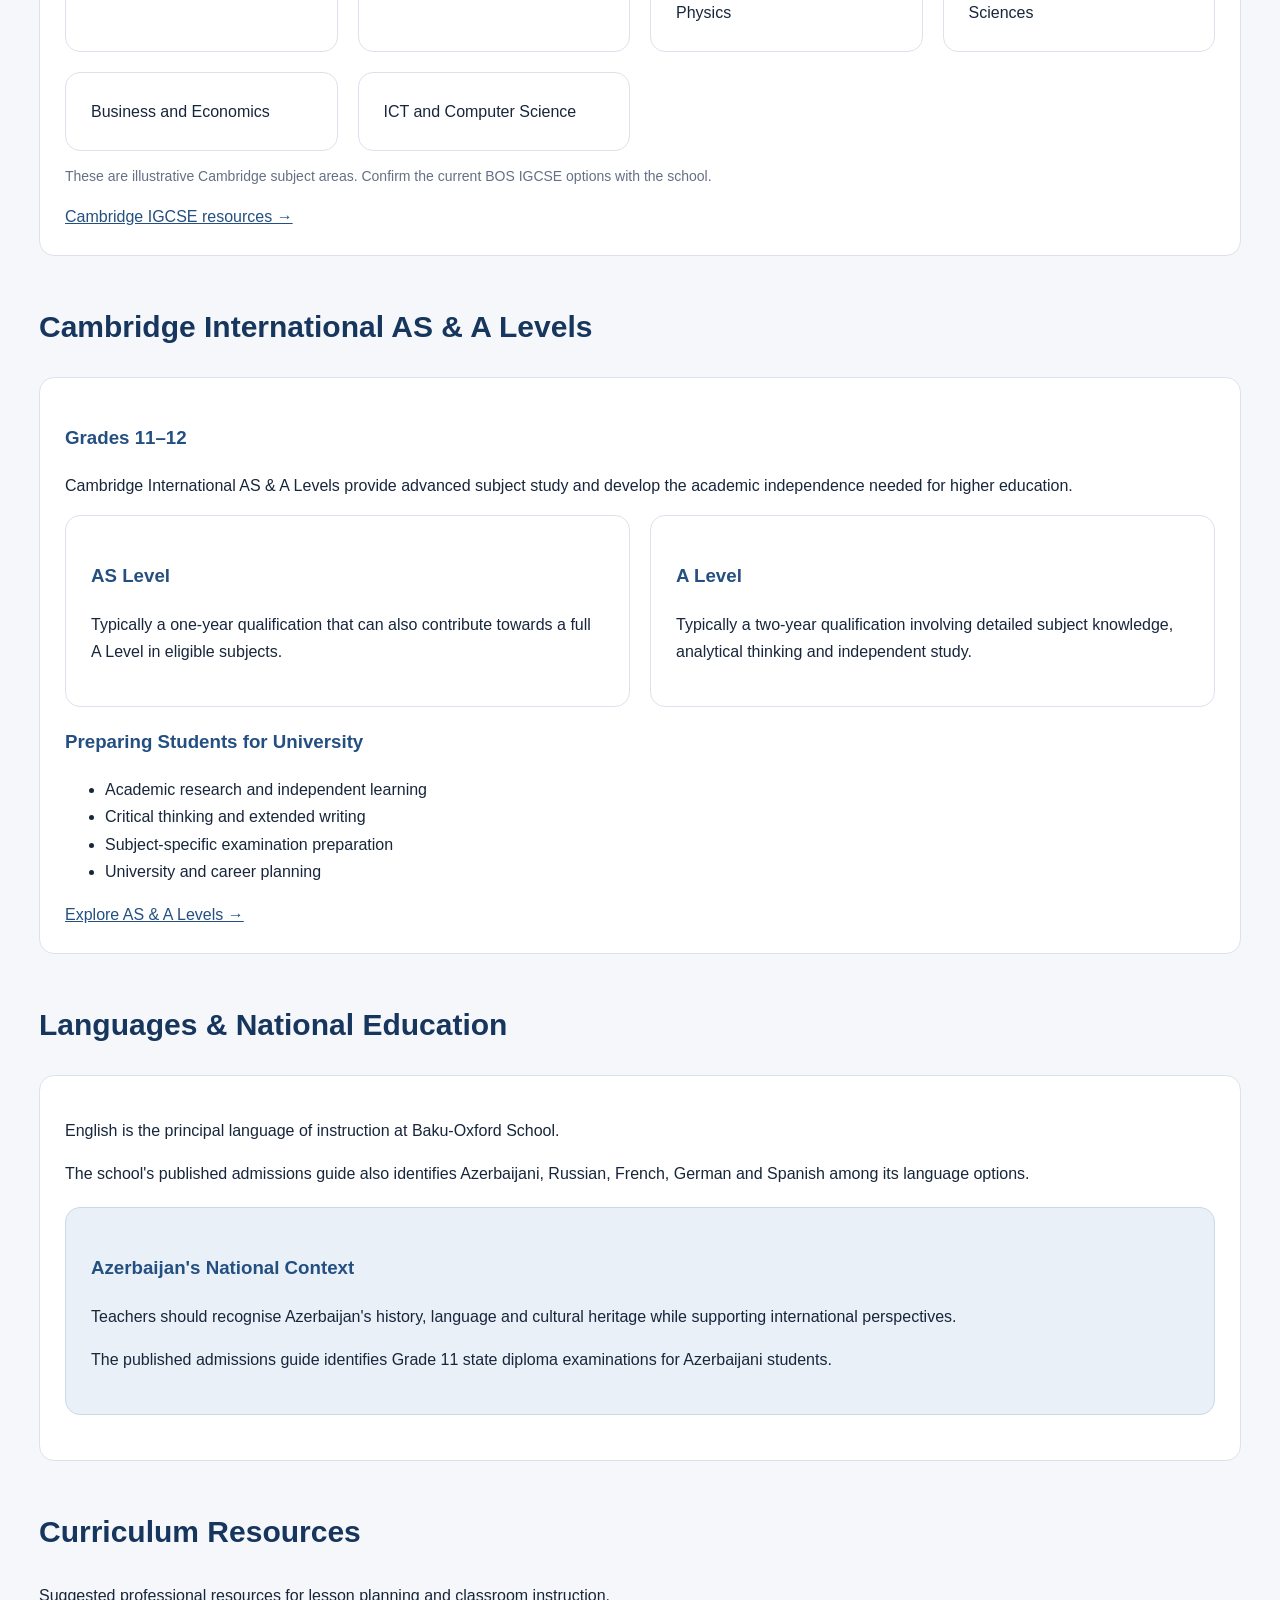
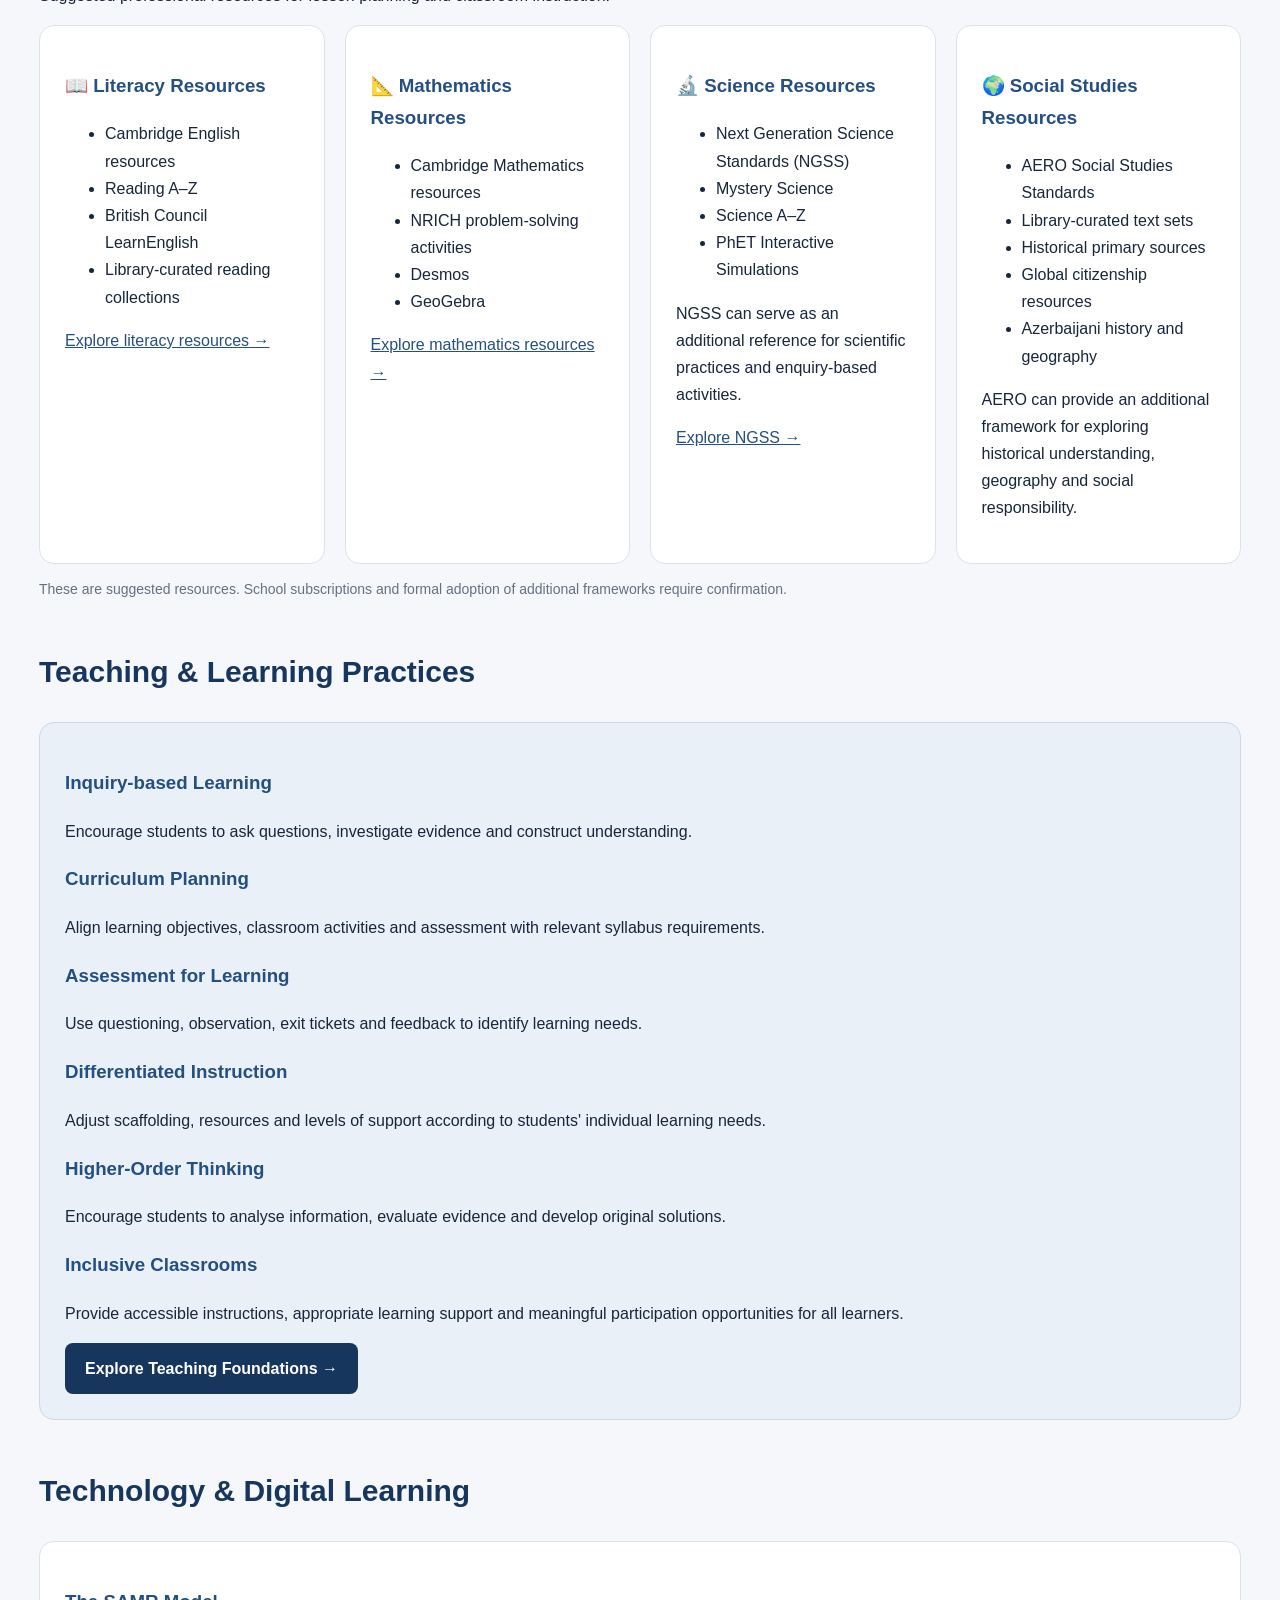
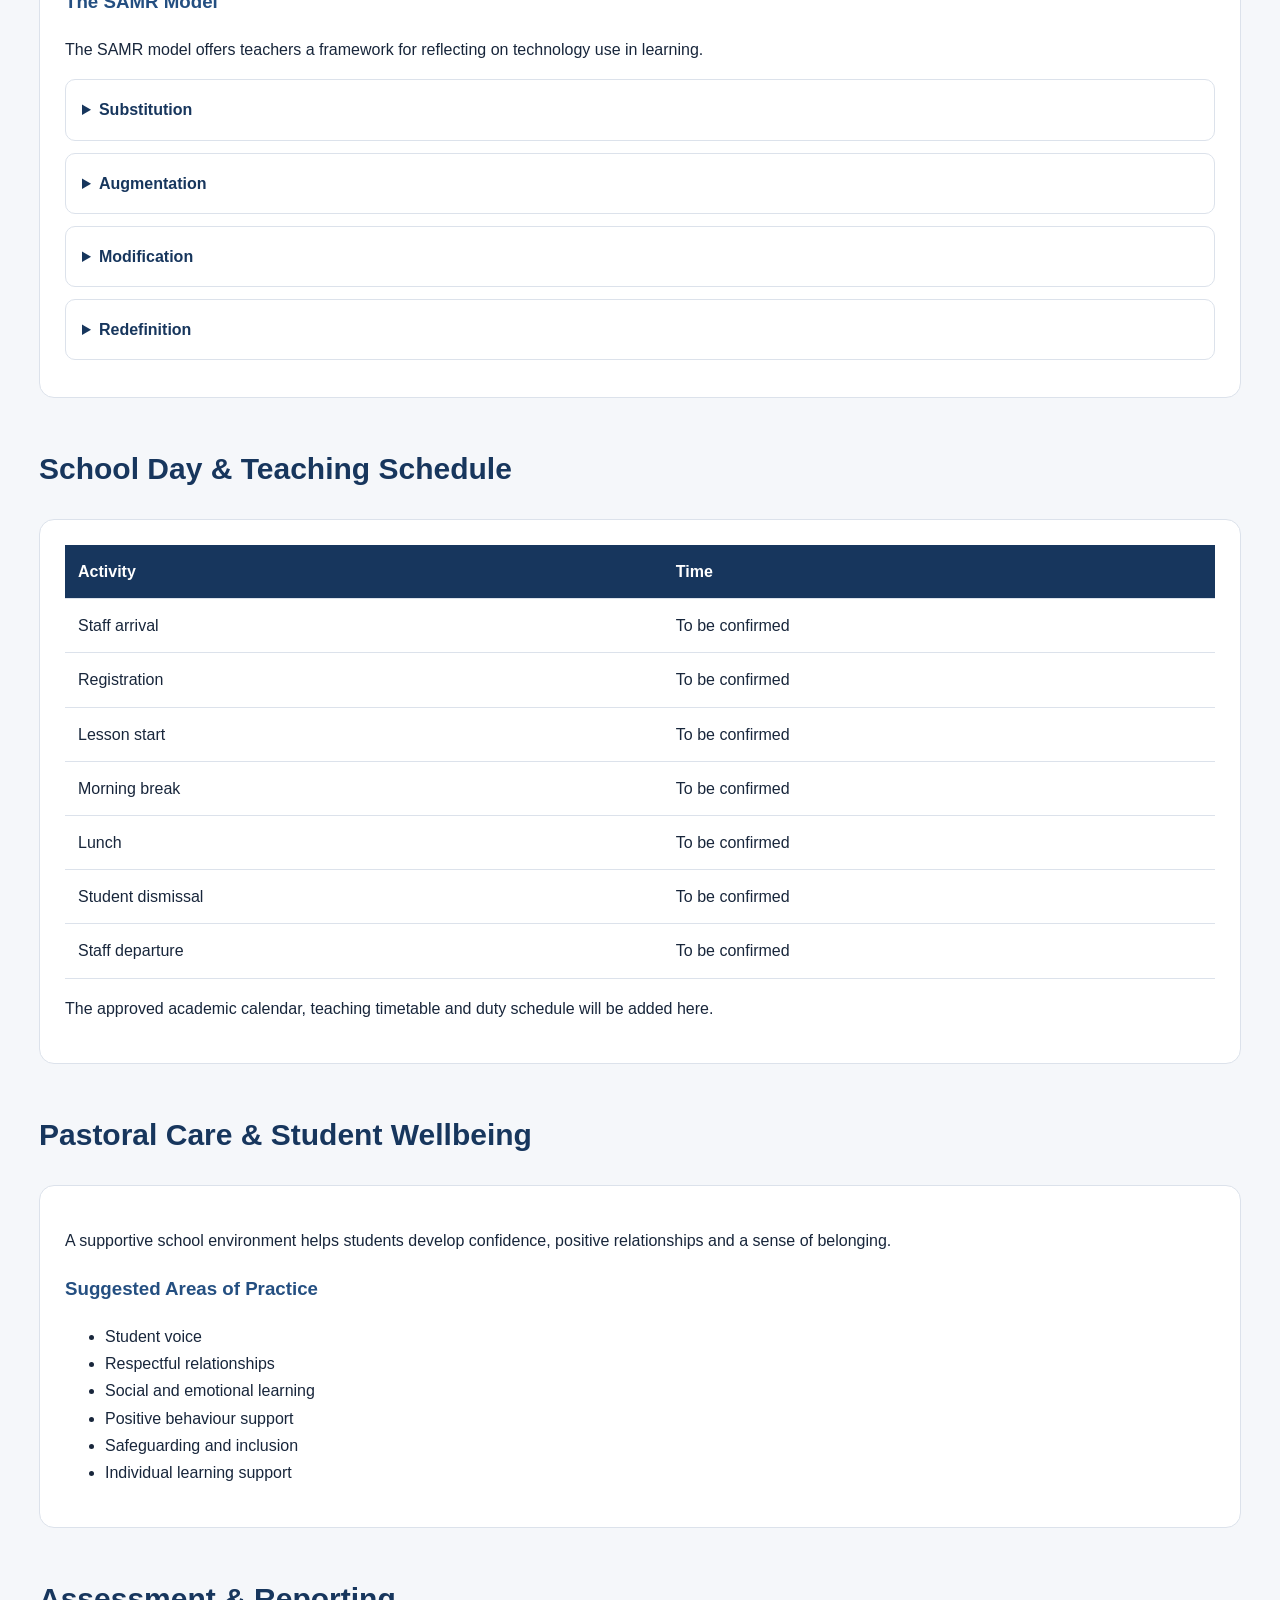
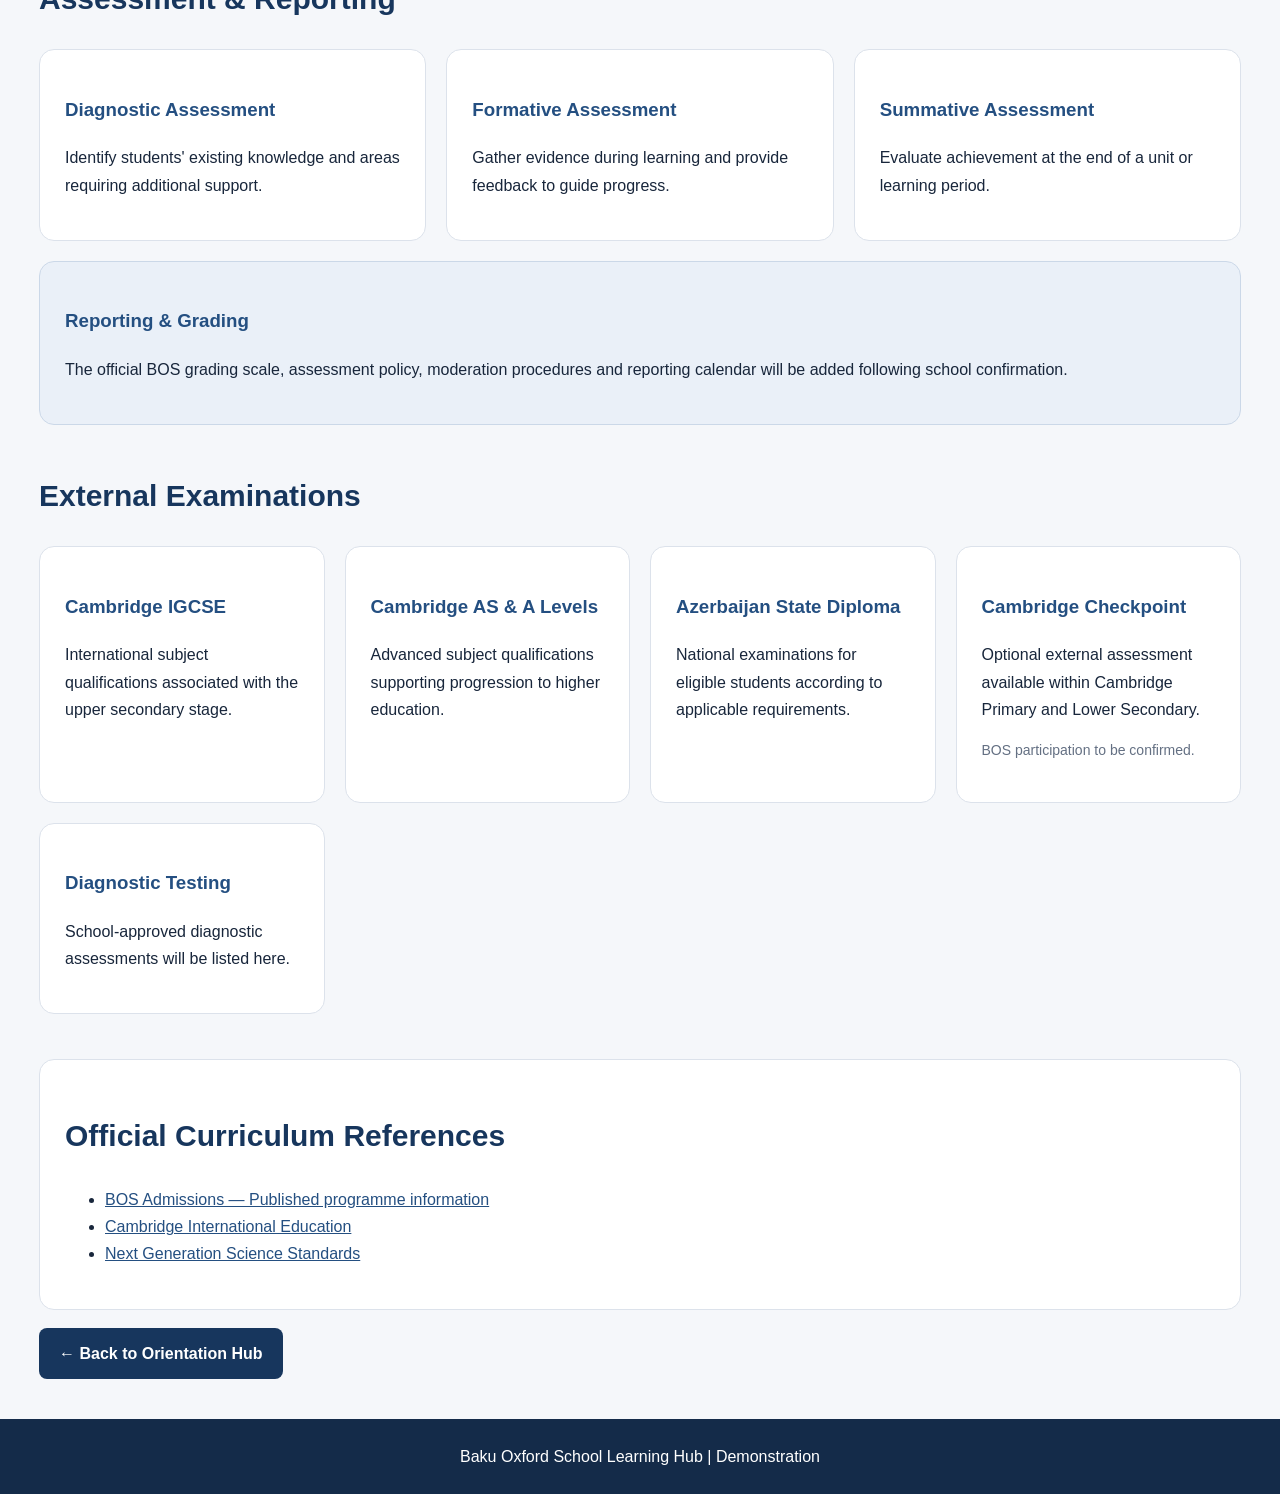
<file: programs-and-curriculum.html>
<!DOCTYPE html>
<html lang="en">
<head>
<meta charset="UTF-8">
<meta name="viewport" content="width=device-width, initial-scale=1">
<title>BOS | Programmes & Curriculum</title>

<style>
* { box-sizing: border-box; }

html { scroll-behavior: smooth; }

body {
    margin: 0;
    font-family: Arial, sans-serif;
    background: #f5f7fa;
    color: #18263b;
    line-height: 1.7;
}

header {
    background: white;
    padding: 22px 8%;
    display: flex;
    justify-content: space-between;
    align-items: center;
    flex-wrap: wrap;
    gap: 16px;
    border-bottom: 1px solid #dce2eb;
}

header strong {
    color: #17365d;
    font-size: 23px;
}

nav a {
    color: #17365d;
    text-decoration: none;
    font-weight: bold;
    margin-right: 18px;
}

.hero {
    background: linear-gradient(120deg, #142b49, #274e78);
    color: white;
    padding: 65px 8%;
}

.hero h1 {
    font-size: clamp(32px, 5vw, 55px);
    line-height: 1.2;
    margin: 15px 0;
}

.hero p {
    max-width: 850px;
    color: #e0e8f1;
    font-size: 20px;
}

.eyebrow {
    color: #e5c477;
    letter-spacing: 2px;
    font-weight: bold;
}

main {
    max-width: 1250px;
    margin: auto;
    padding: 40px 24px;
}

section {
    margin-bottom: 45px;
    scroll-margin-top: 25px;
}

h2 {
    color: #17365d;
    font-size: 30px;
}

h3 {
    color: #244f81;
}

.panel, .card {
    background: white;
    border: 1px solid #dce2eb;
    border-radius: 15px;
    padding: 25px;
    margin-bottom: 18px;
}

.grid {
    display: grid;
    grid-template-columns: repeat(auto-fit, minmax(min(260px,100%),1fr));
    gap: 20px;
}

.grid .card {
    margin-bottom: 0;
}

.highlight {
    background: #eaf0f8;
    border: 1px solid #cbd8e8;
    border-radius: 15px;
    padding: 25px;
    margin: 20px 0;
}

.jump {
    display: flex;
    flex-wrap: wrap;
    gap: 10px;
}

.jump a {
    background: #edf1f8;
    color: #17365d;
    text-decoration: none;
    padding: 9px 16px;
    border-radius: 25px;
    font-weight: bold;
}

.jump a:hover {
    background: #17365d;
    color: white;
}

.pathway {
    display: grid;
    grid-template-columns: repeat(auto-fit, minmax(170px, 1fr));
    gap: 12px;
}

.stage {
    background: #17365d;
    color: white;
    padding: 20px;
    border-radius: 12px;
    border-top: 5px solid #d4af65;
}

.stage strong {
    display: block;
    font-size: 18px;
}

.stage p {
    font-size: 14px;
}

table {
    width: 100%;
    border-collapse: collapse;
}

th, td {
    text-align: left;
    padding: 13px;
    border-bottom: 1px solid #dce2eb;
}

th {
    background: #17365d;
    color: white;
}

.table-wrap {
    overflow-x: auto;
}

details {
    background: white;
    border: 1px solid #dce2eb;
    border-radius: 10px;
    padding: 16px;
    margin-bottom: 12px;
}

summary {
    color: #17365d;
    font-weight: bold;
    cursor: pointer;
}

a {
    color: #244f81;
}

.button {
    display: inline-block;
    background: #17365d;
    color: white;
    text-decoration: none;
    padding: 12px 20px;
    border-radius: 8px;
    font-weight: bold;
}

.note {
    font-size: 14px;
    color: #647083;
}

footer {
    background: #142b49;
    color: white;
    text-align: center;
    padding: 24px;
}

@media (max-width: 600px) {
    .panel, .card, .highlight {
        padding: 18px;
    }

    h2 { font-size: 25px; }
}
</style>
</head>

<body>

<header>
    <strong>BOS Learning Hub</strong>
    <nav>
        <a href="index.html">Home</a>
        <a href="orientation.html">Orientation</a>
    </nav>
</header>

<div class="hero">
    <div class="eyebrow">ACADEMIC LIFE</div>

    <h1>Programmes & Curriculum</h1>

    <p>
        Explore the educational journey at Baku-Oxford School,
        from Early Years to Cambridge International AS & A Levels.
        Discover curriculum pathways, teaching practices,
        assessment and professional resources.
    </p>
</div>

<main>

<div class="panel">
    <h3>Explore the Curriculum</h3>

    <div class="jump">
        <a href="#pathway">Cambridge Pathway</a>
        <a href="#earlyyears">Early Years</a>
        <a href="#primary">Primary</a>
        <a href="#middle">Middle School</a>
        <a href="#igcse">IGCSE</a>
        <a href="#alevel">AS & A Levels</a>
        <a href="#languages">Languages</a>
        <a href="#resources">Resources</a>
        <a href="#teaching">Teaching Practices</a>
        <a href="#technology">Technology</a>
        <a href="#schedule">School Day</a>
        <a href="#wellbeing">Wellbeing</a>
        <a href="#assessment">Assessment</a>
        <a href="#exams">External Examinations</a>
    </div>
</div>

<section id="pathway">

    <h2>Our Educational Pathway</h2>

    <div class="pathway">

        <div class="stage">
            <strong>Early Years</strong>
            <p>Ages 3–5<br>IEYC</p>
        </div>

        <div class="stage">
            <strong>Primary</strong>
            <p>Grades 1–5<br>Cambridge Primary</p>
        </div>

        <div class="stage">
            <strong>Middle School</strong>
            <p>Grades 6–8<br>Cambridge Lower Secondary</p>
        </div>

        <div class="stage">
            <strong>Upper Secondary</strong>
            <p>Grades 9–10<br>Cambridge IGCSE</p>
        </div>

        <div class="stage">
            <strong>Sixth Form</strong>
            <p>Grades 11–12<br>AS & A Levels</p>
        </div>

    </div>

    <p class="note">
        Programme structure is based on the school's published
        2023–2024 admissions information.
        Current details are subject to school confirmation.
    </p>

</section>

<section id="earlyyears">

    <h2>Early Years Education</h2>

    <div class="panel">

        <h3>International Early Years Curriculum</h3>

        <p>
            The IEYC supports children's development through
            age-appropriate exploration, purposeful play,
            language development and social interaction.
        </p>

        <div class="grid">

            <div class="card">
                <h3>Learning Through Play</h3>
                <p>Explore ideas through practical experiences and curiosity.</p>
            </div>

            <div class="card">
                <h3>Communication</h3>
                <p>Develop confidence in speaking, listening and early literacy.</p>
            </div>

            <div class="card">
                <h3>Personal Development</h3>
                <p>Build independence, positive relationships and emotional awareness.</p>
            </div>

        </div>

    </div>

</section>

<section id="primary">

    <h2>Primary School — Grades 1–5</h2>

    <div class="panel">

        <h3>Cambridge Primary</h3>

        <p>
            Cambridge Primary provides a curriculum framework
            that supports the development of knowledge,
            understanding and essential academic skills.
        </p>

        <p>Key learning areas include:</p>

        <ul>
            <li>English and literacy</li>
            <li>Mathematics</li>
            <li>Science and scientific enquiry</li>
            <li>Social Studies and Humanities</li>
            <li>Creative and physical development</li>
        </ul>

        <p>
            Teachers can use practical tasks, classroom discussions,
            formative assessment and differentiated activities
            to support individual learning needs.
        </p>

        <a href="https://www.cambridgeinternational.org/programmes-and-qualifications/cambridge-primary/"
           target="_blank" rel="noopener noreferrer">
           Explore Cambridge Primary →
        </a>

    </div>

</section>

<section id="middle">

    <h2>Middle School — Grades 6–8</h2>

    <div class="panel">

        <h3>Cambridge Lower Secondary</h3>

        <p>
            Lower Secondary develops subject knowledge,
            independent learning and analytical skills,
            preparing students for the IGCSE stage.
        </p>

        <div class="grid">

            <div class="card">
                <h3>English & Humanities</h3>
                <p>
                    Reading comprehension, textual analysis,
                    academic writing and evidence-based reasoning.
                </p>
            </div>

            <div class="card">
                <h3>Mathematics</h3>
                <p>
                    Number, algebra, geometry, statistics,
                    reasoning and mathematical problem-solving.
                </p>
            </div>

            <div class="card">
                <h3>Science</h3>
                <p>
                    Scientific concepts, investigation,
                    data interpretation and practical enquiry.
                </p>
            </div>

            <div class="card">
                <h3>Social Studies</h3>
                <p>
                    Historical understanding, geography,
                    cultural awareness and global citizenship.
                </p>
            </div>

        </div>

        <p class="note">
            Subject examples are illustrative.
            The current BOS subject timetable will be added
            following school confirmation.
        </p>

        <a href="https://www.cambridgeinternational.org/programmes-and-qualifications/cambridge-lower-secondary/"
           target="_blank" rel="noopener noreferrer">
            Explore Cambridge Lower Secondary →
        </a>

    </div>

</section>

<section id="igcse">

    <h2>Cambridge IGCSE — Grades 9–10</h2>

    <div class="panel">

        <p>
            Cambridge IGCSE is an internationally recognised
            qualification that develops subject knowledge,
            independent learning and academic skills.
        </p>

        <h3>Teaching and Assessment</h3>

        <ul>
            <li>Subject-specific syllabus objectives</li>
            <li>Assessment objectives and command words</li>
            <li>Examination-style questions</li>
            <li>Practical assessments where applicable</li>
            <li>Past papers and mark schemes</li>
            <li>Examiner reports and feedback</li>
        </ul>

        <h3>Subject Areas</h3>

        <div class="grid">

            <div class="card">English</div>
            <div class="card">Mathematics</div>
            <div class="card">Biology, Chemistry and Physics</div>
            <div class="card">Humanities and Social Sciences</div>
            <div class="card">Business and Economics</div>
            <div class="card">ICT and Computer Science</div>

        </div>

        <p class="note">
            These are illustrative Cambridge subject areas.
            Confirm the current BOS IGCSE options with the school.
        </p>

        <a href="https://www.cambridgeinternational.org/programmes-and-qualifications/cambridge-upper-secondary/cambridge-igcse/"
           target="_blank" rel="noopener noreferrer">
           Cambridge IGCSE resources →
        </a>

    </div>

</section>

<section id="alevel">

    <h2>Cambridge International AS & A Levels</h2>

    <div class="panel">

        <h3>Grades 11–12</h3>

        <p>
            Cambridge International AS & A Levels provide
            advanced subject study and develop the academic
            independence needed for higher education.
        </p>

        <div class="grid">

            <div class="card">

                <h3>AS Level</h3>

                <p>
                    Typically a one-year qualification
                    that can also contribute towards
                    a full A Level in eligible subjects.
                </p>

            </div>

            <div class="card">

                <h3>A Level</h3>

                <p>
                    Typically a two-year qualification
                    involving detailed subject knowledge,
                    analytical thinking and independent study.
                </p>

            </div>

        </div>

        <h3>Preparing Students for University</h3>

        <ul>
            <li>Academic research and independent learning</li>
            <li>Critical thinking and extended writing</li>
            <li>Subject-specific examination preparation</li>
            <li>University and career planning</li>
        </ul>

        <a href="https://www.cambridgeinternational.org/programmes-and-qualifications/cambridge-advanced/cambridge-international-as-and-a-levels/"
           target="_blank" rel="noopener noreferrer">
           Explore AS & A Levels →
        </a>

    </div>

</section>

<section id="languages">

    <h2>Languages & National Education</h2>

    <div class="panel">

        <p>
            English is the principal language of instruction
            at Baku-Oxford School.
        </p>

        <p>
            The school's published admissions guide also
            identifies Azerbaijani, Russian, French, German
            and Spanish among its language options.
        </p>

        <div class="highlight">

            <h3>Azerbaijan's National Context</h3>

            <p>
                Teachers should recognise Azerbaijan's history,
                language and cultural heritage while supporting
                international perspectives.
            </p>

            <p>
                The published admissions guide identifies
                Grade 11 state diploma examinations for
                Azerbaijani students.
            </p>

        </div>

    </div>

</section>

<section id="resources">

    <h2>Curriculum Resources</h2>

    <p>
        Suggested professional resources for lesson planning
        and classroom instruction.
    </p>

    <div class="grid">

        <div class="card">

            <h3>📖 Literacy Resources</h3>

            <ul>
                <li>Cambridge English resources</li>
                <li>Reading A–Z</li>
                <li>British Council LearnEnglish</li>
                <li>Library-curated reading collections</li>
            </ul>

            <a href="https://learnenglish.britishcouncil.org/"
               target="_blank" rel="noopener noreferrer">
               Explore literacy resources →
            </a>

        </div>

        <div class="card">

            <h3>📐 Mathematics Resources</h3>

            <ul>
                <li>Cambridge Mathematics resources</li>
                <li>NRICH problem-solving activities</li>
                <li>Desmos</li>
                <li>GeoGebra</li>
            </ul>

            <a href="https://nrich.maths.org/"
               target="_blank" rel="noopener noreferrer">
               Explore mathematics resources →
            </a>

        </div>

        <div class="card">

            <h3>🔬 Science Resources</h3>

            <ul>
                <li>Next Generation Science Standards (NGSS)</li>
                <li>Mystery Science</li>
                <li>Science A–Z</li>
                <li>PhET Interactive Simulations</li>
            </ul>

            <p>
                NGSS can serve as an additional reference
                for scientific practices and enquiry-based activities.
            </p>

            <a href="https://www.nextgenscience.org/standards"
               target="_blank" rel="noopener noreferrer">
               Explore NGSS →
            </a>

        </div>

        <div class="card">

            <h3>🌍 Social Studies Resources</h3>

            <ul>
                <li>AERO Social Studies Standards</li>
                <li>Library-curated text sets</li>
                <li>Historical primary sources</li>
                <li>Global citizenship resources</li>
                <li>Azerbaijani history and geography</li>
            </ul>

            <p>
                AERO can provide an additional framework
                for exploring historical understanding,
                geography and social responsibility.
            </p>

        </div>

    </div>

    <p class="note">
        These are suggested resources. School subscriptions
        and formal adoption of additional frameworks require confirmation.
    </p>

</section>

<section id="teaching">

    <h2>Teaching & Learning Practices</h2>

    <div class="highlight">

        <h3>Inquiry-based Learning</h3>

        <p>
            Encourage students to ask questions,
            investigate evidence and construct understanding.
        </p>

        <h3>Curriculum Planning</h3>

        <p>
            Align learning objectives, classroom activities
            and assessment with relevant syllabus requirements.
        </p>

        <h3>Assessment for Learning</h3>

        <p>
            Use questioning, observation, exit tickets
            and feedback to identify learning needs.
        </p>

        <h3>Differentiated Instruction</h3>

        <p>
            Adjust scaffolding, resources and levels of support
            according to students' individual learning needs.
        </p>

        <h3>Higher-Order Thinking</h3>

        <p>
            Encourage students to analyse information,
            evaluate evidence and develop original solutions.
        </p>

        <h3>Inclusive Classrooms</h3>

        <p>
            Provide accessible instructions, appropriate
            learning support and meaningful participation
            opportunities for all learners.
        </p>

        <a class="button" href="teaching.html">
            Explore Teaching Foundations →
        </a>

    </div>

</section>

<section id="technology">

    <h2>Technology & Digital Learning</h2>

    <div class="panel">

        <h3>The SAMR Model</h3>

        <p>
            The SAMR model offers teachers a framework
            for reflecting on technology use in learning.
        </p>

        <details>
            <summary>Substitution</summary>
            <p>Replace a paper worksheet with a digital document.</p>
        </details>

        <details>
            <summary>Augmentation</summary>
            <p>Use digital tools to provide immediate feedback.</p>
        </details>

        <details>
            <summary>Modification</summary>
            <p>Redesign a task through collaborative digital publishing.</p>
        </details>

        <details>
            <summary>Redefinition</summary>
            <p>Create new learning experiences through international collaboration.</p>
        </details>

    </div>

</section>

<section id="schedule">

    <h2>School Day & Teaching Schedule</h2>

    <div class="panel">

        <div class="table-wrap">

            <table>

                <tr>
                    <th>Activity</th>
                    <th>Time</th>
                </tr>

                <tr><td>Staff arrival</td><td>To be confirmed</td></tr>
                <tr><td>Registration</td><td>To be confirmed</td></tr>
                <tr><td>Lesson start</td><td>To be confirmed</td></tr>
                <tr><td>Morning break</td><td>To be confirmed</td></tr>
                <tr><td>Lunch</td><td>To be confirmed</td></tr>
                <tr><td>Student dismissal</td><td>To be confirmed</td></tr>
                <tr><td>Staff departure</td><td>To be confirmed</td></tr>

            </table>

        </div>

        <p>
            The approved academic calendar, teaching timetable
            and duty schedule will be added here.
        </p>

    </div>

</section>

<section id="wellbeing">

    <h2>Pastoral Care & Student Wellbeing</h2>

    <div class="panel">

        <p>
            A supportive school environment helps students
            develop confidence, positive relationships
            and a sense of belonging.
        </p>

        <h3>Suggested Areas of Practice</h3>

        <ul>
            <li>Student voice</li>
            <li>Respectful relationships</li>
            <li>Social and emotional learning</li>
            <li>Positive behaviour support</li>
            <li>Safeguarding and inclusion</li>
            <li>Individual learning support</li>
        </ul>

    </div>

</section>

<section id="assessment">

    <h2>Assessment & Reporting</h2>

    <div class="grid">

        <div class="card">

            <h3>Diagnostic Assessment</h3>

            <p>
                Identify students' existing knowledge
                and areas requiring additional support.
            </p>

        </div>

        <div class="card">

            <h3>Formative Assessment</h3>

            <p>
                Gather evidence during learning and
                provide feedback to guide progress.
            </p>

        </div>

        <div class="card">

            <h3>Summative Assessment</h3>

            <p>
                Evaluate achievement at the end
                of a unit or learning period.
            </p>

        </div>

    </div>

    <div class="highlight">

        <h3>Reporting & Grading</h3>

        <p>
            The official BOS grading scale, assessment policy,
            moderation procedures and reporting calendar
            will be added following school confirmation.
        </p>

    </div>

</section>

<section id="exams">

    <h2>External Examinations</h2>

    <div class="grid">

        <div class="card">

            <h3>Cambridge IGCSE</h3>

            <p>
                International subject qualifications
                associated with the upper secondary stage.
            </p>

        </div>

        <div class="card">

            <h3>Cambridge AS & A Levels</h3>

            <p>
                Advanced subject qualifications
                supporting progression to higher education.
            </p>

        </div>

        <div class="card">

            <h3>Azerbaijan State Diploma</h3>

            <p>
                National examinations for eligible students
                according to applicable requirements.
            </p>

        </div>

        <div class="card">

            <h3>Cambridge Checkpoint</h3>

            <p>
                Optional external assessment available
                within Cambridge Primary and Lower Secondary.
            </p>

            <p class="note">
                BOS participation to be confirmed.
            </p>

        </div>

        <div class="card">

            <h3>Diagnostic Testing</h3>

            <p>
                School-approved diagnostic assessments
                will be listed here.
            </p>

        </div>

    </div>

</section>

<section class="panel">

    <h2>Official Curriculum References</h2>

    <ul>

        <li>
            <a href="https://sites.google.com/bakuoxfordschool.net/bakuoxfordschool-admissions/home"
               target="_blank" rel="noopener noreferrer">
                BOS Admissions — Published programme information
            </a>
        </li>

        <li>
            <a href="https://www.cambridgeinternational.org/"
               target="_blank" rel="noopener noreferrer">
                Cambridge International Education
            </a>
        </li>

        <li>
            <a href="https://www.nextgenscience.org/"
               target="_blank" rel="noopener noreferrer">
                Next Generation Science Standards
            </a>
        </li>

    </ul>

</section>

<a class="button" href="orientation.html">
    ← Back to Orientation Hub
</a>

</main>

<footer>
    Baku Oxford School Learning Hub | Demonstration
</footer>

</body>
</html>
</file>
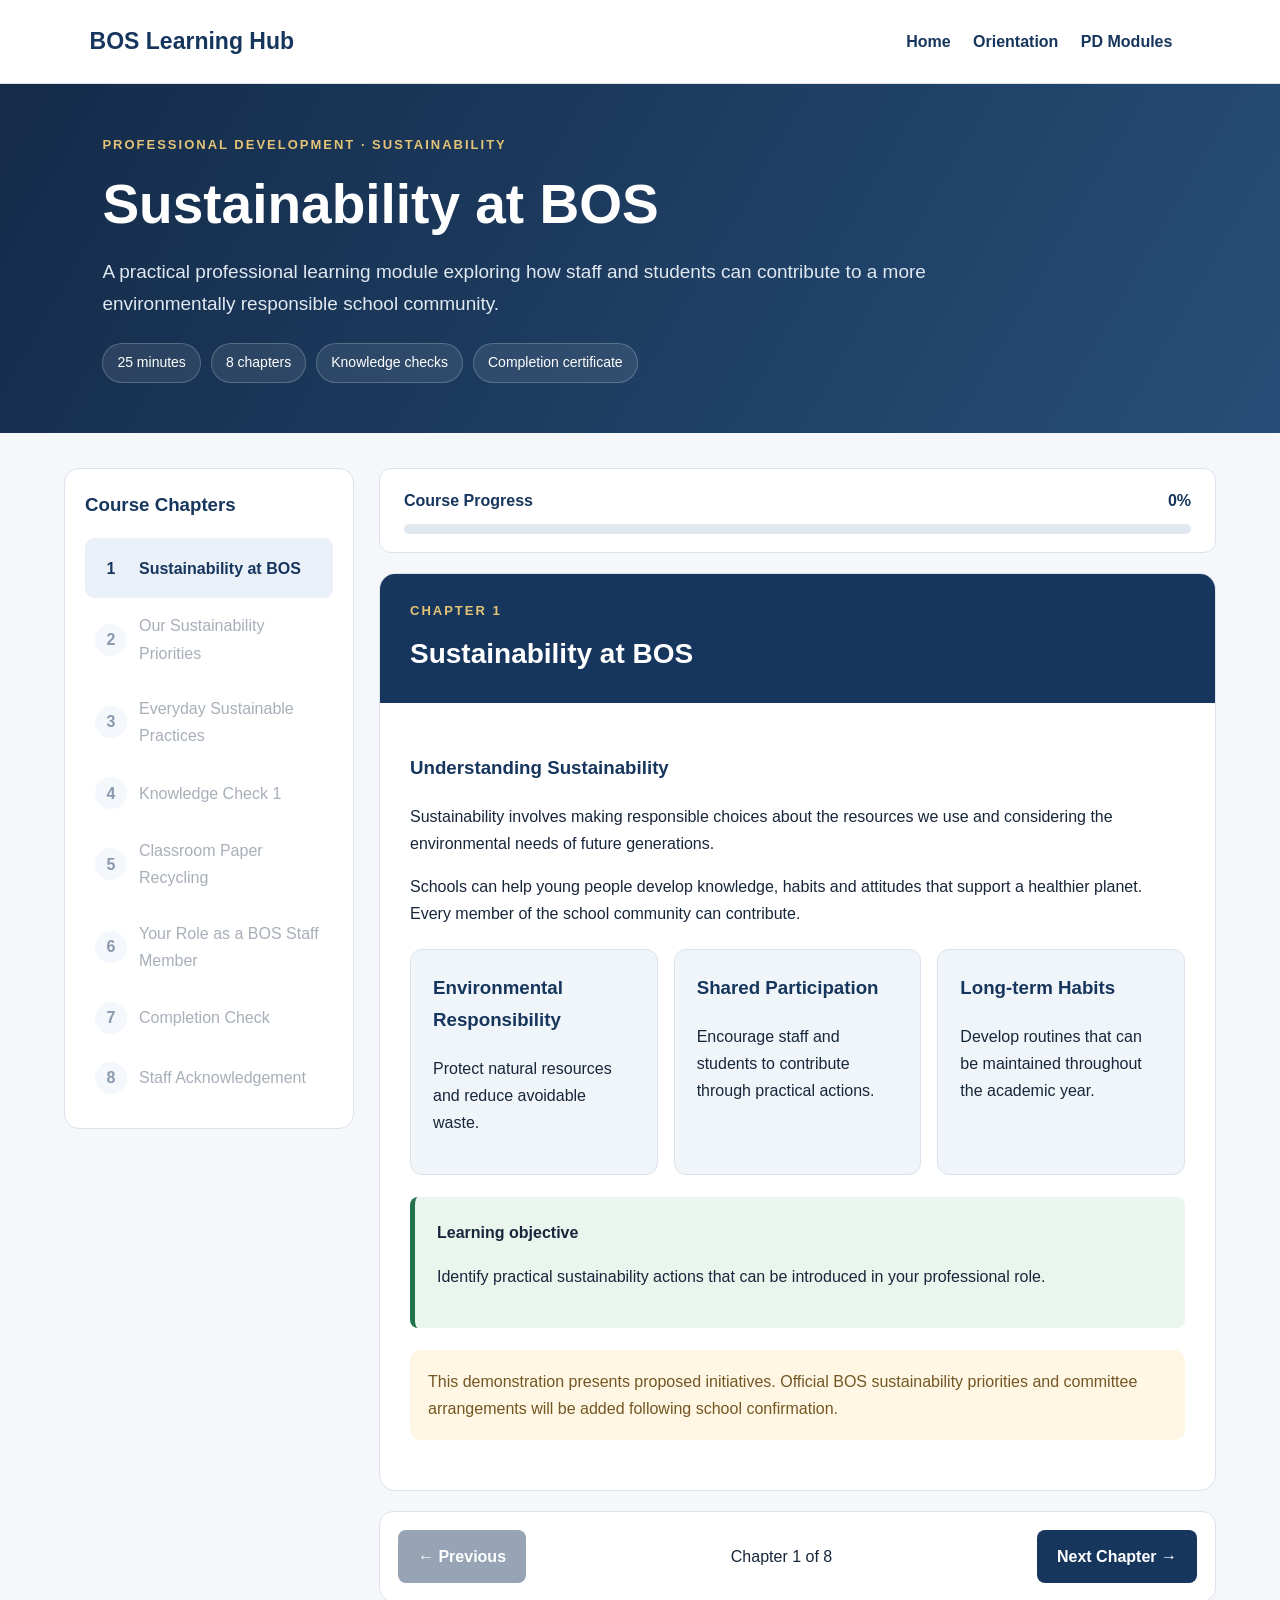
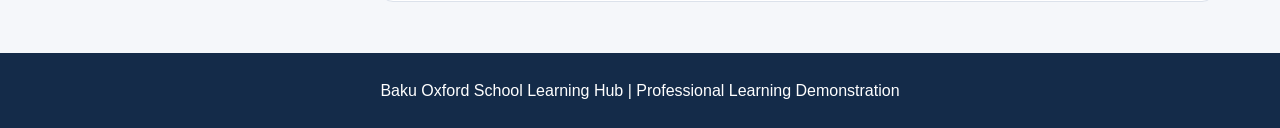
<file: sustainability.html>
<!DOCTYPE html>
<html lang="en">
<head>
<meta charset="UTF-8">
<meta name="viewport" content="width=device-width, initial-scale=1">
<title>BOS | Sustainability</title>

<style>
* { box-sizing: border-box; }

body {
    margin: 0;
    background: #f5f7fa;
    color: #18263b;
    font-family: Arial, sans-serif;
    line-height: 1.7;
}

header {
    background: white;
    padding: 22px 7%;
    display: flex;
    justify-content: space-between;
    align-items: center;
    flex-wrap: wrap;
    gap: 16px;
    border-bottom: 1px solid #dce2eb;
}

header strong {
    color: #17365d;
    font-size: 23px;
}

nav a {
    color: #17365d;
    text-decoration: none;
    margin-right: 18px;
    font-weight: bold;
}

.hero {
    background: linear-gradient(120deg, #142b49, #274e78);
    color: white;
    padding: 50px 8%;
}

.hero h1 {
    font-size: clamp(34px, 5vw, 55px);
    line-height: 1.2;
    margin: 15px 0;
}

.hero p {
    max-width: 850px;
    font-size: 19px;
    color: #e0e8f1;
}

.eyebrow {
    color: #e5c477;
    letter-spacing: 2px;
    font-size: 13px;
    font-weight: bold;
}

.tags {
    display: flex;
    flex-wrap: wrap;
    gap: 10px;
    margin-top: 22px;
}

.tag {
    background: #ffffff16;
    border: 1px solid #ffffff35;
    padding: 7px 14px;
    border-radius: 20px;
    font-size: 14px;
}

main {
    max-width: 1450px;
    margin: auto;
    padding: 35px 5%;
}

.layout {
    display: grid;
    grid-template-columns: 290px minmax(0, 1fr);
    gap: 25px;
    align-items: start;
}

.sidebar {
    background: white;
    padding: 20px;
    border: 1px solid #dce2eb;
    border-radius: 15px;
    position: sticky;
    top: 20px;
}

.sidebar h3 {
    color: #17365d;
    margin: 0 0 18px;
}

.chapter-link {
    display: flex;
    align-items: center;
    width: 100%;
    background: white;
    border: none;
    padding: 14px 10px;
    border-radius: 9px;
    text-align: left;
    gap: 12px;
    cursor: pointer;
    color: #536176;
    font: inherit;
}

.chapter-link.active {
    background: #eaf0f8;
    color: #17365d;
    font-weight: bold;
}

.chapter-link:disabled {
    opacity: 0.5;
    cursor: default;
}

.number {
    flex-shrink: 0;
    background: #eaf0f8;
    color: #17365d;
    border-radius: 50%;
    width: 32px;
    height: 32px;
    display: grid;
    place-items: center;
    font-weight: bold;
}

.chapter-link.done .number {
    background: #20734b;
    color: white;
}

.progress-panel {
    background: white;
    border: 1px solid #dce2eb;
    padding: 18px 24px;
    border-radius: 12px;
    margin-bottom: 20px;
}

.progress-label {
    display: flex;
    justify-content: space-between;
    font-weight: bold;
    color: #17365d;
}

.progress-track {
    background: #e1e7ef;
    height: 10px;
    border-radius: 15px;
    overflow: hidden;
    margin-top: 10px;
}

#progressBar {
    width: 0;
    height: 100%;
    background: #20734b;
    transition: width 0.3s;
}

.chapter {
    background: white;
    border: 1px solid #dce2eb;
    border-radius: 16px;
    overflow: hidden;
}

.chapter-heading {
    padding: 26px 30px;
    background: #17365d;
    color: white;
}

.chapter-heading h2 {
    margin: 8px 0 0;
    font-size: 28px;
}

.chapter-content {
    padding: 30px;
}

.chapter-content h3 {
    color: #17365d;
}

.grid {
    display: grid;
    grid-template-columns:
        repeat(auto-fit, minmax(min(220px, 100%), 1fr));
    gap: 16px;
    margin: 22px 0;
}

.card {
    background: #f0f5f9;
    border: 1px solid #dce2eb;
    border-radius: 12px;
    padding: 22px;
}

.card h3 {
    margin-top: 0;
}

.highlight {
    background: #eaf5ee;
    border-left: 5px solid #20734b;
    border-radius: 8px;
    padding: 22px;
    margin: 22px 0;
}

.note {
    background: #fff7e4;
    padding: 18px;
    border-radius: 10px;
    margin: 20px 0;
    color: #745623;
}

.question {
    border: 1px solid #dce2eb;
    padding: 24px;
    border-radius: 12px;
    margin: 20px 0;
}

.option {
    display: block;
    border: 1px solid #dce2eb;
    border-radius: 10px;
    padding: 15px;
    margin: 10px 0;
    cursor: pointer;
}

.option:hover {
    background: #eef3f9;
}

.option.correct {
    background: #e7f8ed;
    border-color: #75c193;
}

.option.incorrect {
    background: #fcecec;
    border-color: #dc9191;
}

.feedback {
    font-weight: bold;
    margin-top: 15px;
}

.feedback.good {
    color: #20734b;
}

.feedback.bad {
    color: #a83939;
}

.navigation {
    display: flex;
    justify-content: space-between;
    align-items: center;
    flex-wrap: wrap;
    gap: 14px;
    background: white;
    border: 1px solid #dce2eb;
    padding: 18px;
    border-radius: 14px;
    margin-top: 20px;
}

button, .button {
    background: #17365d;
    color: white;
    border: none;
    padding: 13px 20px;
    border-radius: 8px;
    font: inherit;
    font-weight: bold;
    cursor: pointer;
    text-decoration: none;
    display: inline-block;
}

button:disabled {
    opacity: 0.45;
    cursor: default;
}

button:focus-visible, a:focus-visible,
input:focus-visible {
    outline: 3px solid #d4af65;
    outline-offset: 3px;
}

input[type="text"] {
    width: 100%;
    border: 1px solid #b9c6d6;
    padding: 12px;
    font: inherit;
    border-radius: 8px;
    margin: 10px 0 18px;
}

#completion {
    background: #17365d;
    color: white;
    padding: 40px;
    border-radius: 16px;
    text-align: center;
    margin-top: 25px;
}

#completion h2 {
    font-size: 36px;
}

#completion button,
#completion .button {
    background: #e5c477;
    color: #17365d;
    margin: 7px;
}

[hidden] {
    display: none !important;
}

footer {
    background: #142b49;
    color: white;
    padding: 24px;
    text-align: center;
}

@media (max-width: 800px) {
    .layout {
        grid-template-columns: 1fr;
    }

    .sidebar {
        position: static;
    }

    .chapter-content {
        padding: 20px;
    }
}
</style>
</head>

<body>

<header>
    <strong>BOS Learning Hub</strong>

    <nav>
        <a href="index.html">Home</a>
        <a href="orientation.html">Orientation</a>
        <a href="pd.html">PD Modules</a>
    </nav>
</header>

<section class="hero">

    <div class="eyebrow">PROFESSIONAL DEVELOPMENT · SUSTAINABILITY</div>

    <h1>Sustainability at BOS</h1>

    <p>
        A practical professional learning module exploring how
        staff and students can contribute to a more environmentally
        responsible school community.
    </p>

    <div class="tags">
        <span class="tag">25 minutes</span>
        <span class="tag">8 chapters</span>
        <span class="tag">Knowledge checks</span>
        <span class="tag">Completion certificate</span>
    </div>

</section>

<main>

<div class="layout">

    <aside class="sidebar">
        <h3>Course Chapters</h3>
        <div id="chapterList"></div>
    </aside>

    <div>

        <div class="progress-panel">

            <div class="progress-label">
                <span>Course Progress</span>
                <span id="percentage">0%</span>
            </div>

            <div class="progress-track"
                 role="progressbar"
                 aria-label="Course progress"
                 aria-valuemin="0"
                 aria-valuemax="100"
                 aria-valuenow="0">

                <div id="progressBar"></div>

            </div>

        </div>

        <article class="chapter" id="chapterPanel">

            <div class="chapter-heading">

                <div class="eyebrow" id="chapterNumber"></div>

                <h2 id="chapterTitle" tabindex="-1"></h2>

            </div>

            <div class="chapter-content" id="chapterContent"></div>

        </article>

        <div class="navigation">

            <button id="previous" onclick="movePrevious()">
                ← Previous
            </button>

            <span id="chapterPosition"></span>

            <button id="next" onclick="moveNext()">
                Next Chapter →
            </button>

        </div>

        <p id="message" role="status"></p>

        <section id="completion" hidden>

            <h2>🎓 Course Complete!</h2>

            <p>
                You have completed the Sustainability at BOS
                professional learning demonstration.
                Take your learning into your everyday practice.
            </p>

            <button onclick="downloadCertificate()">
                Download Sample Certificate
            </button>

            <a class="button" href="pd.html">
                Return to PD Modules
            </a>

        </section>

    </div>

</div>

</main>

<footer>
    Baku Oxford School Learning Hub | Professional Learning Demonstration
</footer>

<script>

const chapters = [

    {
        title: "Sustainability at BOS",
        content: `
            <h3>Understanding Sustainability</h3>

            <p>
                Sustainability involves making responsible choices
                about the resources we use and considering the
                environmental needs of future generations.
            </p>

            <p>
                Schools can help young people develop knowledge,
                habits and attitudes that support a healthier planet.
                Every member of the school community can contribute.
            </p>

            <div class="grid">

                <div class="card">
                    <h3>Environmental Responsibility</h3>
                    <p>Protect natural resources and reduce avoidable waste.</p>
                </div>

                <div class="card">
                    <h3>Shared Participation</h3>
                    <p>Encourage staff and students to contribute through practical actions.</p>
                </div>

                <div class="card">
                    <h3>Long-term Habits</h3>
                    <p>Develop routines that can be maintained throughout the academic year.</p>
                </div>

            </div>

            <div class="highlight">
                <strong>Learning objective</strong>

                <p>
                    Identify practical sustainability actions
                    that can be introduced in your professional role.
                </p>
            </div>

            <div class="note">
                This demonstration presents proposed initiatives.
                Official BOS sustainability priorities and committee
                arrangements will be added following school confirmation.
            </div>
        `
    },

    {
        title: "Our Sustainability Priorities",
        content: `
            <p>
                The following initiatives could form part of a
                whole-school sustainability action plan for BOS.
            </p>

            <div class="grid">

                <div class="card">
                    <h3>Waste Reduction</h3>
                    <p>Reduce unnecessary consumption and encourage responsible waste separation.</p>
                </div>

                <div class="card">
                    <h3>Reuse & Resource Sharing</h3>
                    <p>Organise book exchanges and reusable classroom resource collections.</p>
                </div>

                <div class="card">
                    <h3>Water Conservation</h3>
                    <p>Promote responsible water use and report leaking taps.</p>
                </div>

                <div class="card">
                    <h3>Energy Efficiency</h3>
                    <p>Reduce electricity consumption through appropriate classroom routines.</p>
                </div>

                <div class="card">
                    <h3>Biodiversity</h3>
                    <p>Explore planting projects and the natural environment of Azerbaijan.</p>
                </div>

                <div class="card">
                    <h3>Student-led Projects</h3>
                    <p>Support student research, environmental campaigns and creative solutions.</p>
                </div>

            </div>

            <div class="highlight">
                <strong>Local Context</strong>

                <p>
                    Students could investigate urban sustainability
                    in Baku, the Caspian Sea environment and
                    resource conservation in Azerbaijan.
                </p>
            </div>
        `
    },

    {
        title: "Everyday Sustainable Practices",
        content: `
            <h3>Making Sustainable Choices</h3>

            <p>
                Consistent classroom and workplace routines
                can contribute to meaningful environmental improvement.
            </p>

            <div class="grid">

                <div class="card">
                    <h3>Print Responsibly</h3>
                    <p>Use double-sided printing and share materials digitally where appropriate.</p>
                </div>

                <div class="card">
                    <h3>Reuse Materials</h3>
                    <p>Keep suitable materials for future classroom activities.</p>
                </div>

                <div class="card">
                    <h3>Save Energy</h3>
                    <p>Switch off unused classroom lights and equipment when appropriate.</p>
                </div>

                <div class="card">
                    <h3>Reduce Disposable Items</h3>
                    <p>Choose reusable water bottles, cups and containers when possible.</p>
                </div>

                <div class="card">
                    <h3>Conserve Water</h3>
                    <p>Close taps properly and report maintenance problems.</p>
                </div>

                <div class="card">
                    <h3>Lead by Example</h3>
                    <p>Demonstrate responsible environmental choices to students.</p>
                </div>

            </div>

            <div class="highlight">
                <strong>Reflection prompt</strong>

                <p>
                    Which two routines could you improve
                    in your classroom this week?
                </p>
            </div>
        `
    },

    {
        title: "Knowledge Check 1",
        questions: [
            {
                question: "Who can contribute to sustainability in a school?",
                options: [
                    "Only science teachers",
                    "Only senior leaders",
                    "All members of the school community",
                    "Only students"
                ],
                correct: 2,
                explanation: "Environmental responsibility can be shared by staff, students and school leaders."
            },
            {
                question: "Which approach is most likely to produce lasting change?",
                options: [
                    "A single environmental poster",
                    "Consistent resource-saving routines throughout the year",
                    "Buying new materials every month",
                    "Waiting until the end of the academic year"
                ],
                correct: 1,
                explanation: "Regular, achievable actions create lasting habits and opportunities to monitor improvement."
            }
        ]
    },

    {
        title: "Classroom Paper Recycling",
        content: `
            <h3>A Proposed Classroom Initiative</h3>

            <p>
                A classroom paper-recycling system can support
                responsible resource use when it is connected
                to an approved collection and recycling process.
            </p>

            <div class="grid">

                <div class="card">
                    <h3>1. Establish the System</h3>
                    <p>Confirm collection arrangements and select an accessible, clearly labelled container.</p>
                </div>

                <div class="card">
                    <h3>2. Teach the Routine</h3>
                    <p>Explain which materials can be recycled and demonstrate correct sorting.</p>
                </div>

                <div class="card">
                    <h3>3. Review Progress</h3>
                    <p>Invite students to monitor paper use and suggest improvements.</p>
                </div>

            </div>

            <div class="highlight">

                <h3>Suitable Materials</h3>

                <ul>
                    <li>Clean, dry worksheets</li>
                    <li>Suitable scrap paper</li>
                    <li>Non-confidential printed materials</li>
                </ul>

                <h3>Separate Materials</h3>

                <ul>
                    <li>Food-contaminated paper</li>
                    <li>Wet materials and used tissues</li>
                    <li>Confidential student and staff documents</li>
                </ul>

            </div>

            <p>
                Follow the school's approved waste collection
                and confidential document disposal procedures.
            </p>
        `
    },

    {
        title: "Your Role as a BOS Staff Member",
        content: `
            <p>
                Staff members can contribute to environmental
                education through their professional practice
                and everyday decisions.
            </p>

            <div class="card">
                <h3>Support Student Learning</h3>
                <p>Connect environmental questions to relevant curriculum objectives.</p>
            </div>

            <br>

            <div class="card">
                <h3>Model Responsible Behaviour</h3>
                <p>Demonstrate thoughtful resource use, reuse and waste reduction.</p>
            </div>

            <br>

            <div class="card">
                <h3>Encourage Student Agency</h3>
                <p>Help students investigate problems and propose realistic environmental solutions.</p>
            </div>

            <br>

            <div class="card">
                <h3>Work Collaboratively</h3>
                <p>Share successful practices with colleagues and support approved school initiatives.</p>
            </div>

            <div class="highlight">
                <strong>Professional application</strong>

                <p>
                    Choose one sustainability action, identify how
                    you will implement it and decide what evidence
                    could demonstrate progress.
                </p>
            </div>
        `
    },

    {
        title: "Completion Check",
        questions: [
            {
                question: "A recycling container is introduced in your classroom. What should you do first?",
                options: [
                    "Use it for all types of waste",
                    "Explain its purpose and demonstrate correct sorting",
                    "Place it somewhere inaccessible",
                    "Ask students to work out its purpose independently"
                ],
                correct: 1,
                explanation: "Clear explanations and modelling help students understand the routine."
            },
            {
                question: "Your classroom will be empty during lunch. What is an appropriate energy-saving action?",
                options: [
                    "Leave all equipment running",
                    "Wait for students to return",
                    "Switch off unused lights and equipment where appropriate",
                    "Turn off essential safety systems"
                ],
                correct: 2,
                explanation: "Switching off ordinary unused equipment, where permitted, reduces unnecessary energy consumption."
            },
            {
                question: "Students propose a book exchange. How could you support their initiative?",
                options: [
                    "Help them develop a plan and obtain appropriate school approval",
                    "Ignore their proposal",
                    "Discourage student participation",
                    "Replace all existing books with new purchases"
                ],
                correct: 0,
                explanation: "Supporting student-led projects encourages responsibility, collaboration and resource reuse."
            }
        ]
    },

    {
        title: "Staff Acknowledgement",
        content: `
            <h3>Your Sustainability Commitment</h3>

            <p>
                Consider the practices introduced throughout
                this professional learning module:
            </p>

            <ul>
                <li>Use school resources responsibly.</li>
                <li>Reduce unnecessary waste and printing.</li>
                <li>Support approved environmental initiatives.</li>
                <li>Encourage student participation.</li>
                <li>Model sustainable professional practices.</li>
            </ul>

            <label for="staffName"><strong>Your name</strong></label>

            <input type="text" id="staffName"
                   placeholder="Enter your name for the sample certificate">

            <label class="option">
                <input type="checkbox" id="acknowledge">
                I acknowledge the learning covered in this
                module and will consider appropriate sustainability
                practices in my professional role.
            </label>

            <p>
                The completion record and name are stored locally
                in this browser.
            </p>
        `
    }

];

const courseKey = "bosSustainabilityProgress";
const catalogKey = "bosPDProgress";

let state = {
    current: 0,
    completed: [],
    answers: {},
    name: "",
    acknowledgement: false,
    finishedAt: ""
};

try {
    const saved = JSON.parse(localStorage.getItem(courseKey));
    if (saved) state = { ...state, ...saved };
} catch {}

function saveProgress() {
    try {
        localStorage.setItem(courseKey, JSON.stringify(state));

        const catalog = JSON.parse(
            localStorage.getItem(catalogKey) || "{}"
        );

        catalog.sustainability =
            state.completed.length === chapters.length
            ? "Completed"
            : "In progress";

        localStorage.setItem(catalogKey, JSON.stringify(catalog));

    } catch {
        document.getElementById("message").textContent =
            "Progress could not be saved in this browser.";
    }
}

function allCorrect() {

    const chapter = chapters[state.current];

    if (!chapter.questions) return true;

    return chapter.questions.every((question, index) =>
        state.answers[state.current + "-" + index] === question.correct
    );
}

function updateProgress() {

    const percent = Math.round(
        state.completed.length / chapters.length * 100
    );

    document.getElementById("percentage").textContent =
        percent + "%";

    document.getElementById("progressBar").style.width =
        percent + "%";

    document.querySelector(".progress-track")
        .setAttribute("aria-valuenow", percent);
}

function renderSidebar() {

    const list = document.getElementById("chapterList");

    list.replaceChildren();

    chapters.forEach((chapter, index) => {

        const completed = state.completed.includes(index);

        const unlocked =
            index === 0 ||
            state.completed.includes(index - 1);

        const button = document.createElement("button");

        button.className =
            "chapter-link" +
            (index === state.current ? " active" : "") +
            (completed ? " done" : "");

        button.disabled = !unlocked;

        button.innerHTML =
            '<span class="number">' +
            (completed ? "✓" : index + 1) +
            '</span><span>' + chapter.title + '</span>';

        button.onclick = () => {
            state.current = index;
            saveProgress();
            render();
        };

        list.appendChild(button);
    });
}

function renderQuiz(chapter) {

    const body = document.getElementById("chapterContent");

    body.innerHTML =
        "<p>Select the correct answer to each question to continue.</p>";

    chapter.questions.forEach((question, index) => {

        const key = state.current + "-" + index;

        const field = document.createElement("fieldset");

        field.className = "question";

        const legend = document.createElement("legend");

        legend.textContent =
            "Question " + (index + 1) +
            " of " + chapter.questions.length;

        field.appendChild(legend);

        const heading = document.createElement("h3");
        heading.textContent = question.question;
        field.appendChild(heading);

        const feedback = document.createElement("p");
        feedback.className = "feedback";
        feedback.setAttribute("role", "status");

        question.options.forEach((option, choice) => {

            const label = document.createElement("label");
            label.className = "option";

            const radio = document.createElement("input");

            radio.type = "radio";
            radio.name = "question-" + index;
            radio.value = choice;
            radio.checked = state.answers[key] === choice;

            if (state.answers[key] === question.correct &&
                choice === question.correct) {
                label.classList.add("correct");
            }

            radio.disabled =
                state.completed.includes(state.current);

            radio.addEventListener("change", () => {

                state.answers[key] = choice;

                field.querySelectorAll(".option").forEach(item => {
                    item.classList.remove("correct", "incorrect");
                });

                const correct = choice === question.correct;

                label.classList.add(correct ? "correct" : "incorrect");

                feedback.className =
                    "feedback " + (correct ? "good" : "bad");

                feedback.textContent = correct
                    ? "Correct. " + question.explanation
                    : "Try again. Review the learning before choosing another answer.";

                saveProgress();
                updateNavigation();

            });

            label.append(radio, " " + option);

            field.appendChild(label);
        });

        if (state.answers[key] === question.correct) {
            feedback.className = "feedback good";
            feedback.textContent = "Correct. " + question.explanation;
        }

        field.appendChild(feedback);

        body.appendChild(field);
    });
}

function updateNavigation() {

    const last = state.current === chapters.length - 1;

    const next = document.getElementById("next");

    document.getElementById("previous").disabled =
        state.current === 0;

    document.getElementById("chapterPosition").textContent =
        "Chapter " + (state.current + 1) +
        " of " + chapters.length;

    next.textContent =
        last ? "Finish Training →" : "Next Chapter →";

    next.disabled = last
        ? !(state.acknowledgement && state.name.trim()) ||
          state.completed.length === chapters.length
        : !allCorrect();
}

function render() {

    const chapter = chapters[state.current];

    document.getElementById("chapterNumber").textContent =
        "CHAPTER " + (state.current + 1);

    document.getElementById("chapterTitle").textContent =
        chapter.title;

    if (chapter.questions) {

        renderQuiz(chapter);

    } else {

        document.getElementById("chapterContent").innerHTML =
            chapter.content;

    }

    if (state.current === chapters.length - 1) {

        const name = document.getElementById("staffName");

        const ack = document.getElementById("acknowledge");

        name.value = state.name;
        ack.checked = state.acknowledgement;

        if (state.completed.length === chapters.length) {
            name.disabled = true;
            ack.disabled = true;
        }

        name.addEventListener("input", () => {
            state.name = name.value;
            saveProgress();
            updateNavigation();
        });

        ack.addEventListener("change", () => {
            state.acknowledgement = ack.checked;
            saveProgress();
            updateNavigation();
        });
    }

    document.getElementById("completion").hidden =
        state.completed.length !== chapters.length;

    renderSidebar();
    updateProgress();
    updateNavigation();

}

function movePrevious() {

    if (state.current === 0) return;

    state.current--;

    saveProgress();
    render();

    document.getElementById("chapterPanel")
        .scrollIntoView({ block: "start", behavior: "smooth" });

}

function moveNext() {

    if (!allCorrect()) return;

    const last = state.current === chapters.length - 1;

    if (last && (!state.acknowledgement || !state.name.trim())) {
        return;
    }

    if (!state.completed.includes(state.current)) {
        state.completed.push(state.current);
    }

    if (last) {

        if (!state.finishedAt) {
            state.finishedAt = new Date().toISOString();
        }

        saveProgress();
        render();

        document.getElementById("completion")
            .scrollIntoView({ behavior: "smooth" });

    } else {

        state.current++;

        saveProgress();
        render();

        document.getElementById("chapterPanel")
            .scrollIntoView({ block: "start", behavior: "smooth" });

    }
}

function escapeHTML(value) {

    const element = document.createElement("div");
    element.textContent = value;
    return element.innerHTML;

}

function downloadCertificate() {

    if (state.completed.length !== chapters.length) return;

    const name = escapeHTML(state.name);

    const date = new Date(state.finishedAt)
        .toLocaleDateString("en-GB");

    const certificate = `
        <!DOCTYPE html>
        <html lang="en">
        <head>
            <meta charset="UTF-8">
            <title>Sample Certificate</title>
        </head>
        <body style="
            font-family:Georgia,serif;
            background:#f5f7fa;
            text-align:center;
            padding:30px;
            color:#17365d;">
            <div style="
                max-width:850px;
                margin:auto;
                border:8px double #d4af65;
                background:white;
                padding:65px 25px;">

                <p>BAKU OXFORD SCHOOL LEARNING HUB</p>

                <h1>Certificate of Completion</h1>

                <p>This sample certificate recognises</p>

                <h2>${name}</h2>

                <p>for completing the professional learning module</p>

                <h2>Sustainability at BOS</h2>

                <p>Completion date: ${date}</p>

                <p>8 chapters · Knowledge checks completed</p>

                <hr>

                <p>Demonstration certificate — not an officially accredited BOS award.</p>

                <button onclick="window.print()">Print / Save as PDF</button>

            </div>
        </body>
        </html>
    `;

    const blob = new Blob(
        [certificate],
        { type: "text/html;charset=utf-8" }
    );

    const url = URL.createObjectURL(blob);

    const link = document.createElement("a");

    link.href = url;
    link.download = "BOS-Sustainability-Certificate.html";
    link.click();

    setTimeout(() => URL.revokeObjectURL(url), 1000);

}

render();

</script>

</body>
</html>
</file>
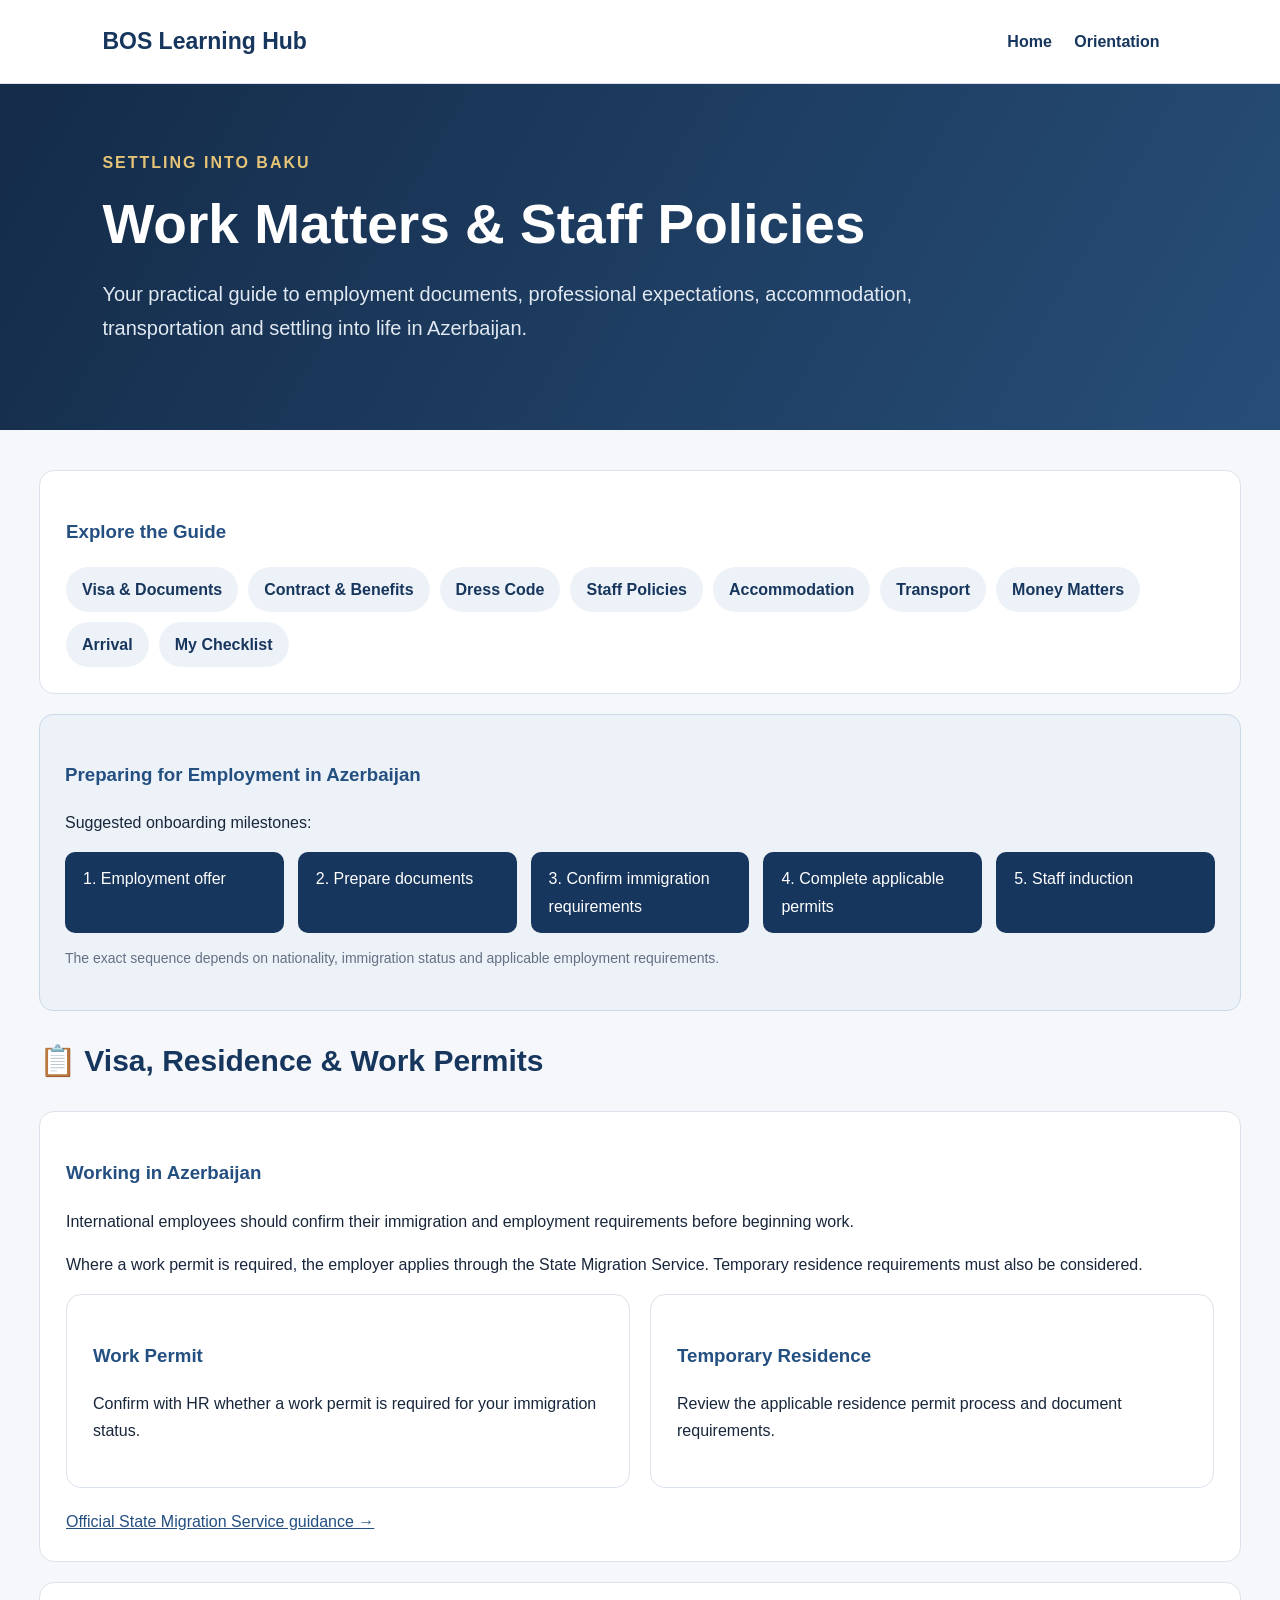
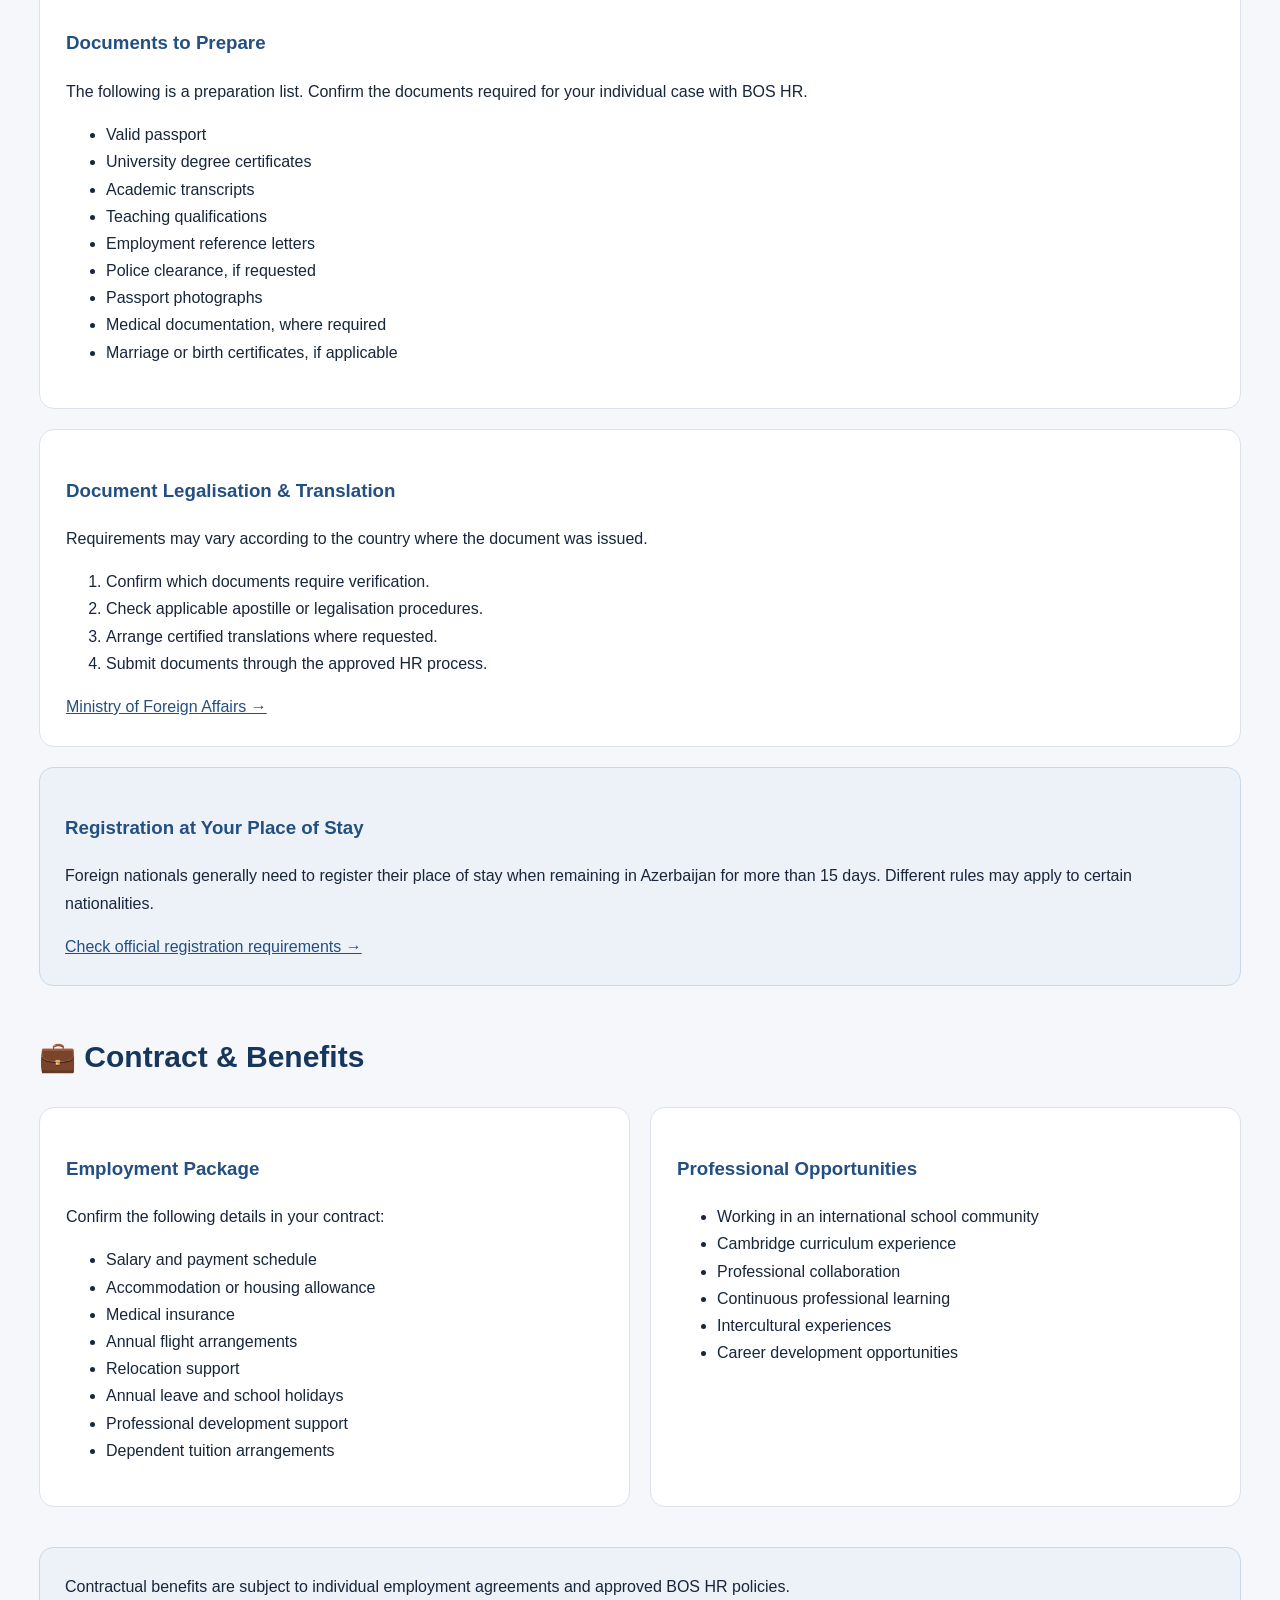
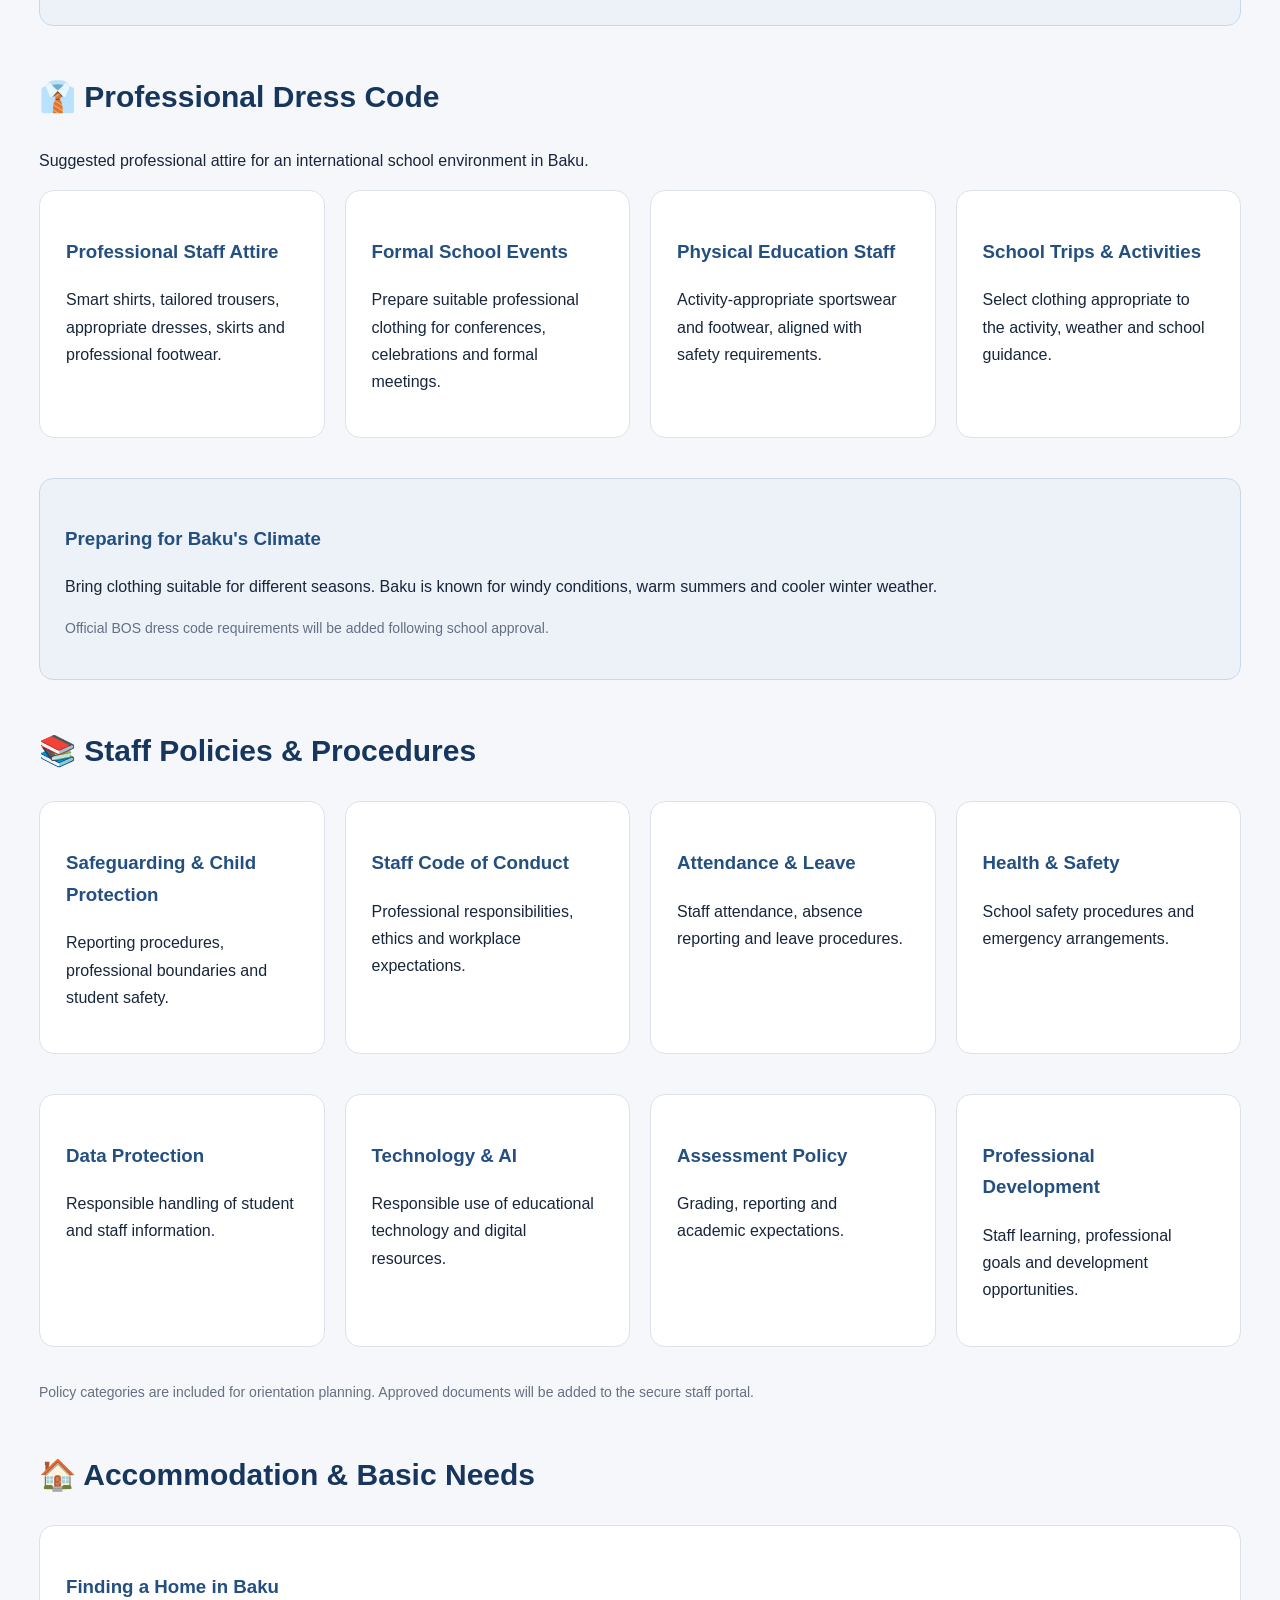
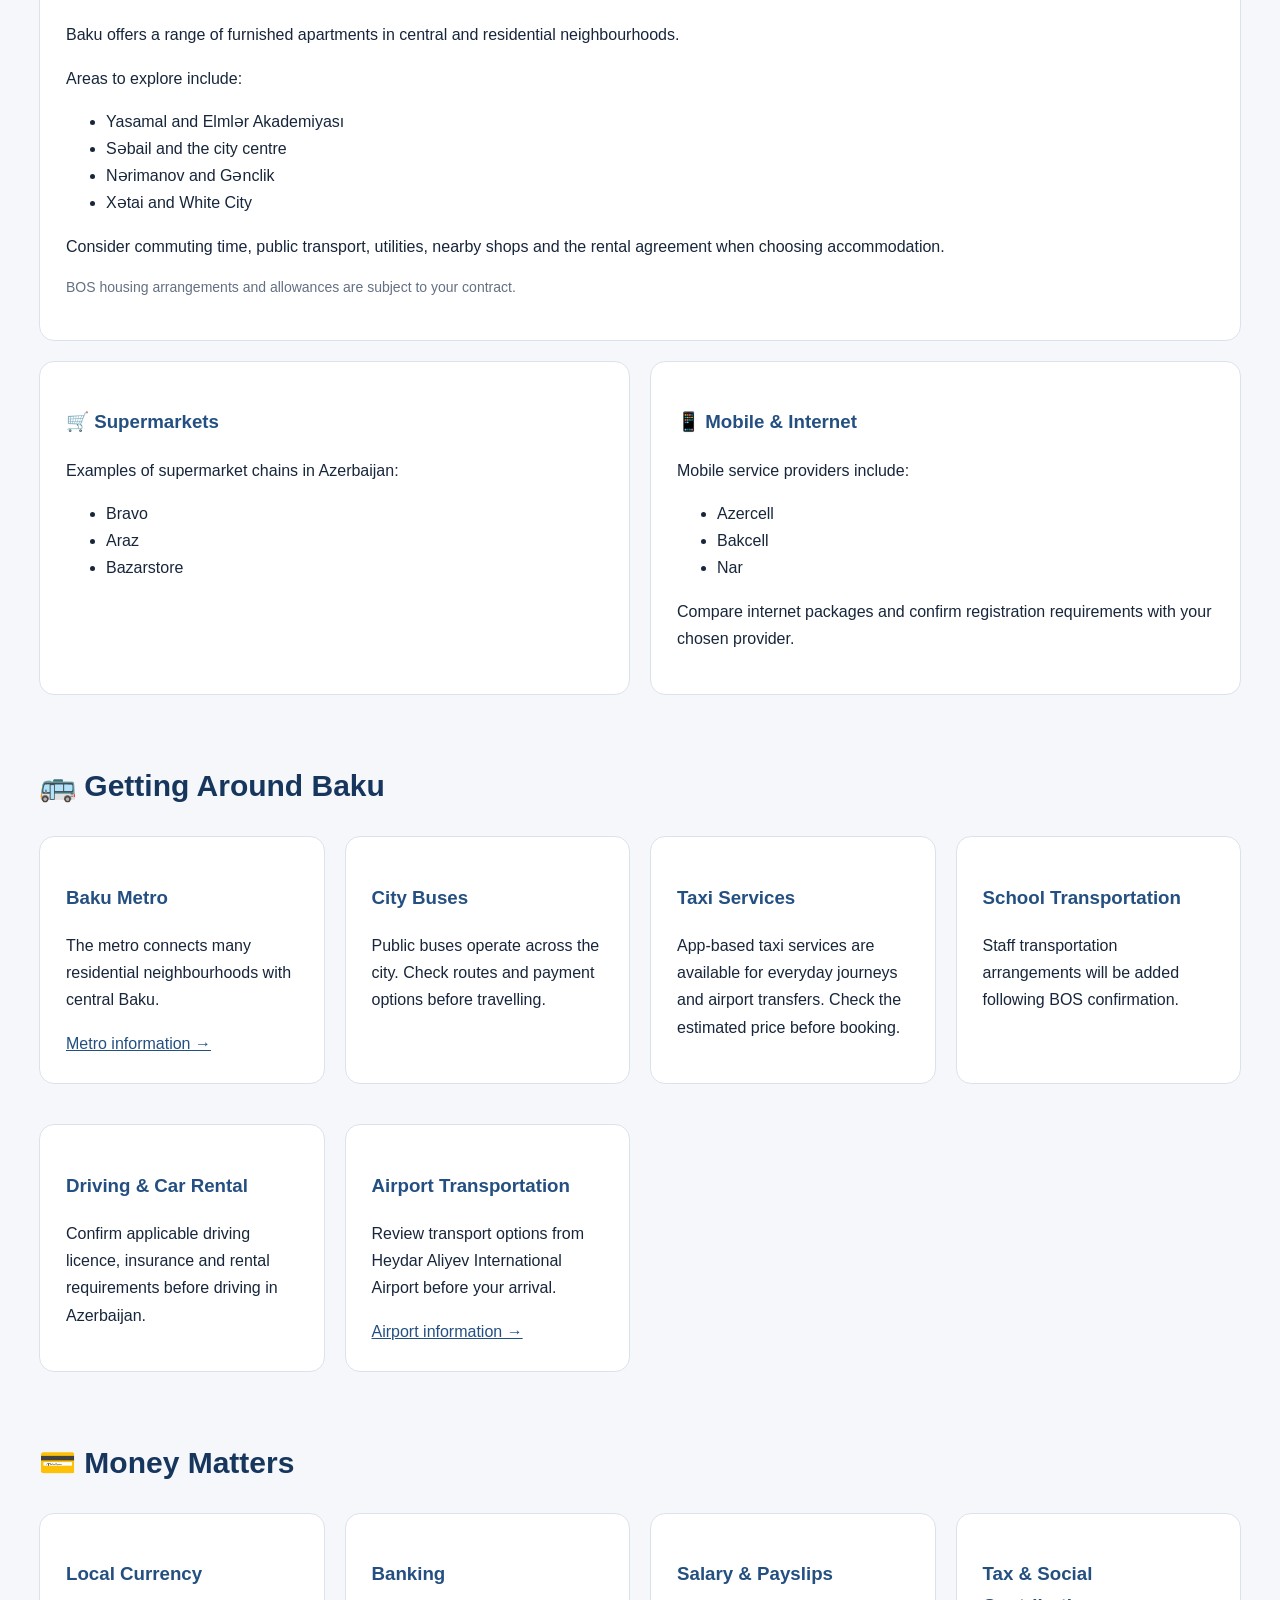
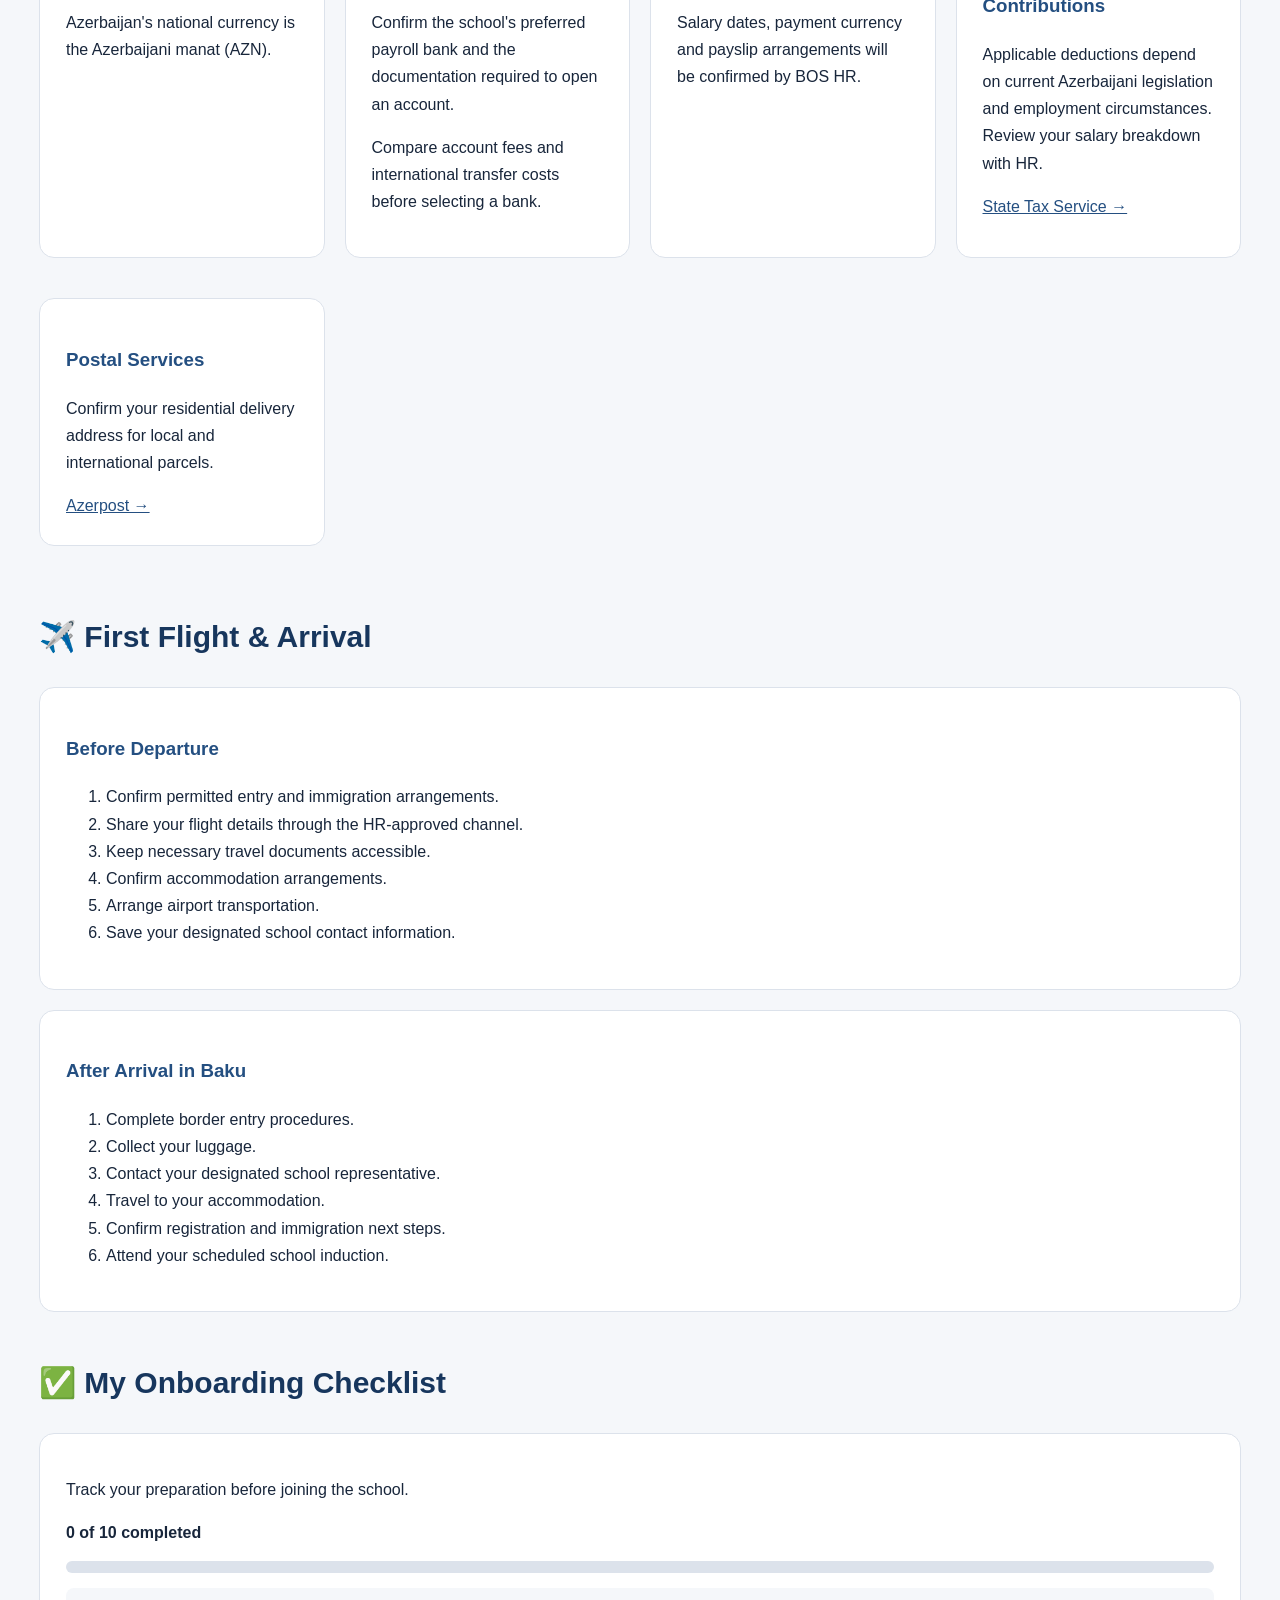
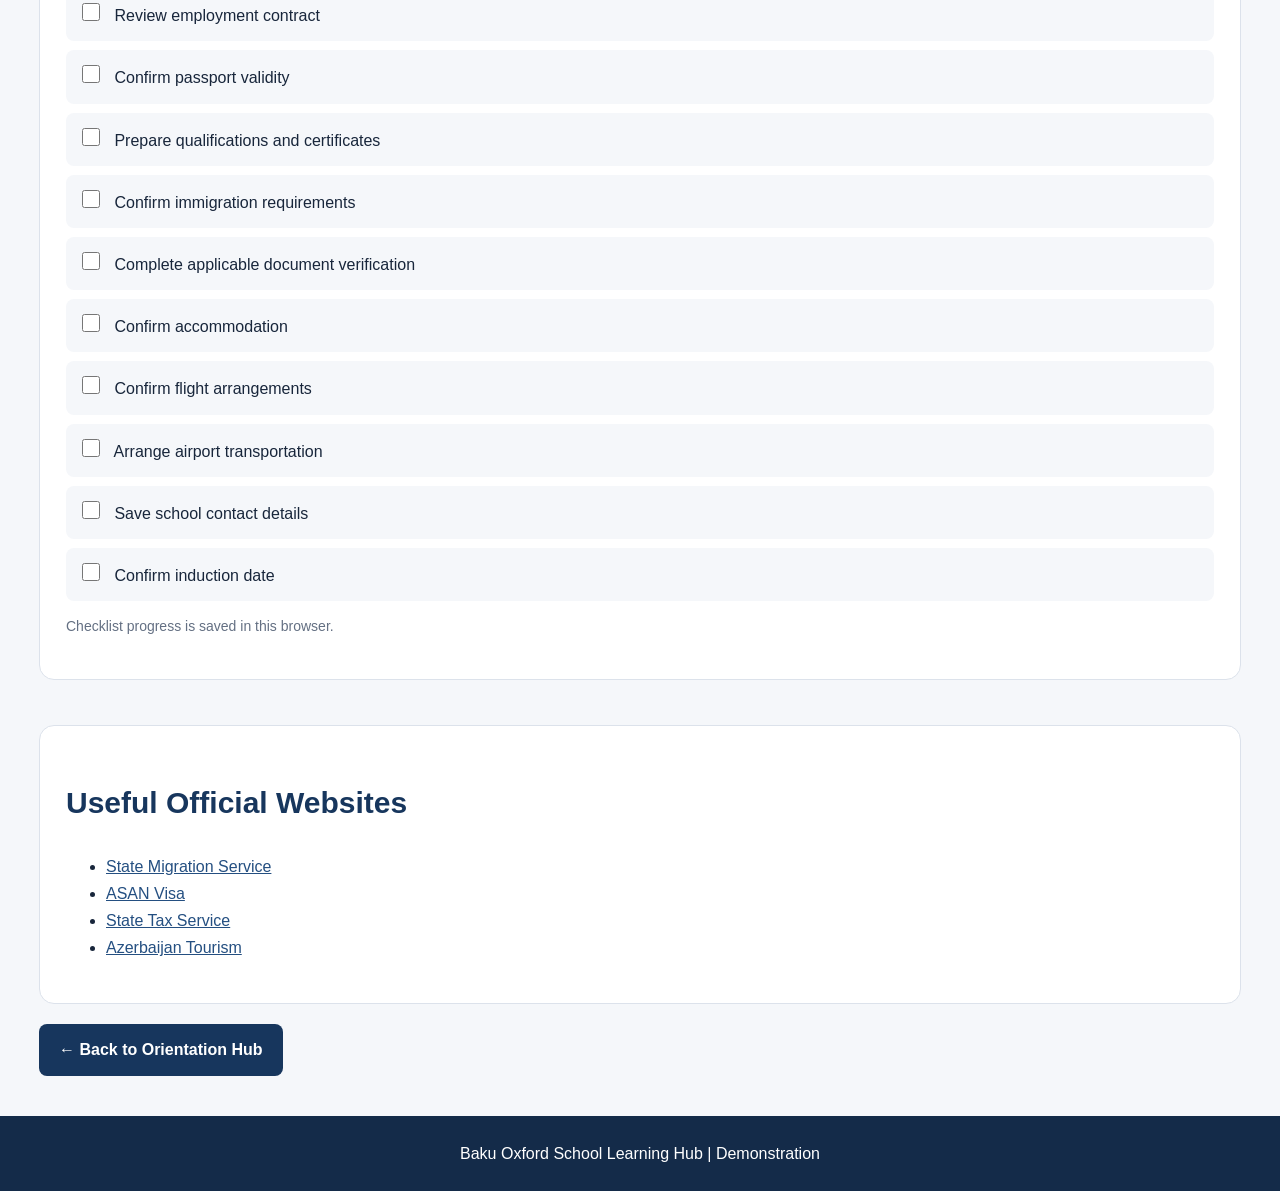
<file: work-matters.html>
<!DOCTYPE html>
<html lang="en">
<head>
<meta charset="UTF-8">
<meta name="viewport" content="width=device-width, initial-scale=1">
<title>BOS | Work Matters & Staff Policies</title>

<style>
* { box-sizing: border-box; }

html { scroll-behavior: smooth; }

body {
    margin: 0;
    font-family: Arial, sans-serif;
    background: #f5f7fa;
    color: #18263b;
    line-height: 1.7;
}

header {
    background: white;
    padding: 22px 8%;
    display: flex;
    justify-content: space-between;
    align-items: center;
    flex-wrap: wrap;
    gap: 16px;
    border-bottom: 1px solid #dce2eb;
}

header strong {
    color: #17365d;
    font-size: 23px;
}

nav a {
    color: #17365d;
    text-decoration: none;
    font-weight: bold;
    margin-right: 18px;
}

.hero {
    background: linear-gradient(120deg, #142b49, #274e78);
    color: white;
    padding: 65px 8%;
}

.hero h1 {
    font-size: clamp(32px, 5vw, 55px);
    line-height: 1.2;
    margin: 15px 0;
}

.hero p {
    max-width: 850px;
    color: #e0e8f1;
    font-size: 20px;
}

.eyebrow {
    color: #e5c477;
    letter-spacing: 2px;
    font-weight: bold;
}

main {
    max-width: 1250px;
    margin: auto;
    padding: 40px 24px;
}

section {
    margin-bottom: 45px;
    scroll-margin-top: 25px;
}

h2 {
    color: #17365d;
    font-size: 30px;
}

h3 {
    color: #244f81;
}

.panel, .card {
    background: white;
    border: 1px solid #dce2eb;
    border-radius: 15px;
    padding: 26px;
    margin-bottom: 20px;
}

.grid {
    display: grid;
    grid-template-columns:
        repeat(auto-fit, minmax(min(280px, 100%), 1fr));
    gap: 20px;
}

.highlight {
    background: #edf2f8;
    border: 1px solid #cbd8e8;
    border-radius: 14px;
    padding: 25px;
    margin: 20px 0;
}

.jump {
    display: flex;
    flex-wrap: wrap;
    gap: 10px;
}

.jump a {
    background: #edf1f8;
    color: #17365d;
    padding: 9px 16px;
    border-radius: 25px;
    font-weight: bold;
    text-decoration: none;
}

.jump a:hover {
    background: #17365d;
    color: white;
}

.steps {
    display: flex;
    gap: 14px;
    flex-wrap: wrap;
}

.step {
    background: #17365d;
    color: white;
    padding: 13px 18px;
    border-radius: 10px;
    flex: 1 1 170px;
}

.checklist label {
    display: block;
    background: #f5f7fa;
    padding: 12px;
    border-radius: 8px;
    margin: 9px 0;
    cursor: pointer;
}

input[type="checkbox"] {
    width: 18px;
    height: 18px;
    margin-right: 10px;
    accent-color: #17365d;
}

.progress {
    background: #dce2eb;
    border-radius: 20px;
    height: 12px;
    overflow: hidden;
    margin: 15px 0;
}

#progressBar {
    background: #29734d;
    width: 0;
    height: 100%;
    transition: width 0.3s;
}

.button {
    display: inline-block;
    background: #17365d;
    padding: 12px 20px;
    border-radius: 8px;
    color: white;
    text-decoration: none;
    font-weight: bold;
}

a { color: #244f81; }

.note {
    color: #647083;
    font-size: 14px;
}

table {
    width: 100%;
    border-collapse: collapse;
}

th, td {
    text-align: left;
    padding: 13px;
    border-bottom: 1px solid #dce2eb;
}

th {
    background: #17365d;
    color: white;
}

.table-wrap {
    overflow-x: auto;
}

footer {
    background: #142b49;
    color: white;
    text-align: center;
    padding: 24px;
}

@media(max-width: 600px) {
    .panel, .card {
        padding: 18px;
    }

    h2 { font-size: 25px; }
}
</style>
</head>

<body>

<header>

    <strong>BOS Learning Hub</strong>

    <nav>
        <a href="index.html">Home</a>
        <a href="orientation.html">Orientation</a>
    </nav>

</header>

<div class="hero">

    <div class="eyebrow">SETTLING INTO BAKU</div>

    <h1>Work Matters & Staff Policies</h1>

    <p>
        Your practical guide to employment documents,
        professional expectations, accommodation,
        transportation and settling into life in Azerbaijan.
    </p>

</div>

<main>

<div class="panel">

    <h3>Explore the Guide</h3>

    <div class="jump">

        <a href="#documents">Visa & Documents</a>
        <a href="#benefits">Contract & Benefits</a>
        <a href="#dress">Dress Code</a>
        <a href="#policies">Staff Policies</a>
        <a href="#housing">Accommodation</a>
        <a href="#transport">Transport</a>
        <a href="#money">Money Matters</a>
        <a href="#arrival">Arrival</a>
        <a href="#checklist">My Checklist</a>

    </div>

</div>

<div class="highlight">

    <h3>Preparing for Employment in Azerbaijan</h3>

    <p>Suggested onboarding milestones:</p>

    <div class="steps">

        <div class="step">1. Employment offer</div>
        <div class="step">2. Prepare documents</div>
        <div class="step">3. Confirm immigration requirements</div>
        <div class="step">4. Complete applicable permits</div>
        <div class="step">5. Staff induction</div>

    </div>

    <p class="note">
        The exact sequence depends on nationality,
        immigration status and applicable employment requirements.
    </p>

</div>

<section id="documents">

    <h2>📋 Visa, Residence & Work Permits</h2>

    <div class="panel">

        <h3>Working in Azerbaijan</h3>

        <p>
            International employees should confirm their
            immigration and employment requirements before
            beginning work.
        </p>

        <p>
            Where a work permit is required, the employer
            applies through the State Migration Service.
            Temporary residence requirements must also be considered.
        </p>

        <div class="grid">

            <div class="card">

                <h3>Work Permit</h3>

                <p>
                    Confirm with HR whether a work permit
                    is required for your immigration status.
                </p>

            </div>

            <div class="card">

                <h3>Temporary Residence</h3>

                <p>
                    Review the applicable residence permit
                    process and document requirements.
                </p>

            </div>

        </div>

        <a href="https://www.migration.gov.az/en/useful/7"
           target="_blank" rel="noopener noreferrer">
            Official State Migration Service guidance →
        </a>

    </div>

    <div class="panel">

        <h3>Documents to Prepare</h3>

        <p>
            The following is a preparation list.
            Confirm the documents required for your individual case with BOS HR.
        </p>

        <ul>
            <li>Valid passport</li>
            <li>University degree certificates</li>
            <li>Academic transcripts</li>
            <li>Teaching qualifications</li>
            <li>Employment reference letters</li>
            <li>Police clearance, if requested</li>
            <li>Passport photographs</li>
            <li>Medical documentation, where required</li>
            <li>Marriage or birth certificates, if applicable</li>
        </ul>

    </div>

    <div class="panel">

        <h3>Document Legalisation & Translation</h3>

        <p>
            Requirements may vary according to the country
            where the document was issued.
        </p>

        <ol>
            <li>Confirm which documents require verification.</li>
            <li>Check applicable apostille or legalisation procedures.</li>
            <li>Arrange certified translations where requested.</li>
            <li>Submit documents through the approved HR process.</li>
        </ol>

        <a href="https://mfa.gov.az/en"
           target="_blank" rel="noopener noreferrer">
            Ministry of Foreign Affairs →
        </a>

    </div>

    <div class="highlight">

        <h3>Registration at Your Place of Stay</h3>

        <p>
            Foreign nationals generally need to register
            their place of stay when remaining in Azerbaijan
            for more than 15 days. Different rules may
            apply to certain nationalities.
        </p>

        <a href="https://www.migration.gov.az/en/useful/7"
           target="_blank" rel="noopener noreferrer">
            Check official registration requirements →
        </a>

    </div>

</section>

<section id="benefits">

    <h2>💼 Contract & Benefits</h2>

    <div class="grid">

        <div class="card">

            <h3>Employment Package</h3>

            <p>Confirm the following details in your contract:</p>

            <ul>
                <li>Salary and payment schedule</li>
                <li>Accommodation or housing allowance</li>
                <li>Medical insurance</li>
                <li>Annual flight arrangements</li>
                <li>Relocation support</li>
                <li>Annual leave and school holidays</li>
                <li>Professional development support</li>
                <li>Dependent tuition arrangements</li>
            </ul>

        </div>

        <div class="card">

            <h3>Professional Opportunities</h3>

            <ul>
                <li>Working in an international school community</li>
                <li>Cambridge curriculum experience</li>
                <li>Professional collaboration</li>
                <li>Continuous professional learning</li>
                <li>Intercultural experiences</li>
                <li>Career development opportunities</li>
            </ul>

        </div>

    </div>

    <div class="highlight">
        Contractual benefits are subject to individual
        employment agreements and approved BOS HR policies.
    </div>

</section>

<section id="dress">

    <h2>👔 Professional Dress Code</h2>

    <p>
        Suggested professional attire for an international
        school environment in Baku.
    </p>

    <div class="grid">

        <div class="card">

            <h3>Professional Staff Attire</h3>

            <p>
                Smart shirts, tailored trousers, appropriate
                dresses, skirts and professional footwear.
            </p>

        </div>

        <div class="card">

            <h3>Formal School Events</h3>

            <p>
                Prepare suitable professional clothing
                for conferences, celebrations and formal meetings.
            </p>

        </div>

        <div class="card">

            <h3>Physical Education Staff</h3>

            <p>
                Activity-appropriate sportswear and footwear,
                aligned with safety requirements.
            </p>

        </div>

        <div class="card">

            <h3>School Trips & Activities</h3>

            <p>
                Select clothing appropriate to the activity,
                weather and school guidance.
            </p>

        </div>

    </div>

    <div class="highlight">

        <h3>Preparing for Baku's Climate</h3>

        <p>
            Bring clothing suitable for different seasons.
            Baku is known for windy conditions, warm summers
            and cooler winter weather.
        </p>

        <p class="note">
            Official BOS dress code requirements
            will be added following school approval.
        </p>

    </div>

</section>

<section id="policies">

    <h2>📚 Staff Policies & Procedures</h2>

    <div class="grid">

        <div class="card">
            <h3>Safeguarding & Child Protection</h3>
            <p>Reporting procedures, professional boundaries and student safety.</p>
        </div>

        <div class="card">
            <h3>Staff Code of Conduct</h3>
            <p>Professional responsibilities, ethics and workplace expectations.</p>
        </div>

        <div class="card">
            <h3>Attendance & Leave</h3>
            <p>Staff attendance, absence reporting and leave procedures.</p>
        </div>

        <div class="card">
            <h3>Health & Safety</h3>
            <p>School safety procedures and emergency arrangements.</p>
        </div>

        <div class="card">
            <h3>Data Protection</h3>
            <p>Responsible handling of student and staff information.</p>
        </div>

        <div class="card">
            <h3>Technology & AI</h3>
            <p>Responsible use of educational technology and digital resources.</p>
        </div>

        <div class="card">
            <h3>Assessment Policy</h3>
            <p>Grading, reporting and academic expectations.</p>
        </div>

        <div class="card">
            <h3>Professional Development</h3>
            <p>Staff learning, professional goals and development opportunities.</p>
        </div>

    </div>

    <p class="note">
        Policy categories are included for orientation planning.
        Approved documents will be added to the secure staff portal.
    </p>

</section>

<section id="housing">

    <h2>🏠 Accommodation & Basic Needs</h2>

    <div class="panel">

        <h3>Finding a Home in Baku</h3>

        <p>
            Baku offers a range of furnished apartments
            in central and residential neighbourhoods.
        </p>

        <p>Areas to explore include:</p>

        <ul>
            <li>Yasamal and Elmlər Akademiyası</li>
            <li>Səbail and the city centre</li>
            <li>Nərimanov and Gənclik</li>
            <li>Xətai and White City</li>
        </ul>

        <p>
            Consider commuting time, public transport,
            utilities, nearby shops and the rental agreement
            when choosing accommodation.
        </p>

        <p class="note">
            BOS housing arrangements and allowances
            are subject to your contract.
        </p>

    </div>

    <div class="grid">

        <div class="card">

            <h3>🛒 Supermarkets</h3>

            <p>Examples of supermarket chains in Azerbaijan:</p>

            <ul>
                <li>Bravo</li>
                <li>Araz</li>
                <li>Bazarstore</li>
            </ul>

        </div>

        <div class="card">

            <h3>📱 Mobile & Internet</h3>

            <p>Mobile service providers include:</p>

            <ul>
                <li>Azercell</li>
                <li>Bakcell</li>
                <li>Nar</li>
            </ul>

            <p>
                Compare internet packages and confirm
                registration requirements with your chosen provider.
            </p>

        </div>

    </div>

</section>

<section id="transport">

    <h2>🚌 Getting Around Baku</h2>

    <div class="grid">

        <div class="card">

            <h3>Baku Metro</h3>

            <p>
                The metro connects many residential
                neighbourhoods with central Baku.
            </p>

            <a href="https://metro.gov.az/"
               target="_blank" rel="noopener noreferrer">
                Metro information →
            </a>

        </div>

        <div class="card">

            <h3>City Buses</h3>

            <p>
                Public buses operate across the city.
                Check routes and payment options before travelling.
            </p>

        </div>

        <div class="card">

            <h3>Taxi Services</h3>

            <p>
                App-based taxi services are available
                for everyday journeys and airport transfers.
                Check the estimated price before booking.
            </p>

        </div>

        <div class="card">

            <h3>School Transportation</h3>

            <p>
                Staff transportation arrangements
                will be added following BOS confirmation.
            </p>

        </div>

        <div class="card">

            <h3>Driving & Car Rental</h3>

            <p>
                Confirm applicable driving licence,
                insurance and rental requirements
                before driving in Azerbaijan.
            </p>

        </div>

        <div class="card">

            <h3>Airport Transportation</h3>

            <p>
                Review transport options from Heydar Aliyev
                International Airport before your arrival.
            </p>

            <a href="https://www.airport.az/"
               target="_blank" rel="noopener noreferrer">
                Airport information →
            </a>

        </div>

    </div>

</section>

<section id="money">

    <h2>💳 Money Matters</h2>

    <div class="grid">

        <div class="card">

            <h3>Local Currency</h3>

            <p>
                Azerbaijan's national currency is
                the Azerbaijani manat (AZN).
            </p>

        </div>

        <div class="card">

            <h3>Banking</h3>

            <p>
                Confirm the school's preferred payroll bank
                and the documentation required to open an account.
            </p>

            <p>
                Compare account fees and international
                transfer costs before selecting a bank.
            </p>

        </div>

        <div class="card">

            <h3>Salary & Payslips</h3>

            <p>
                Salary dates, payment currency and payslip
                arrangements will be confirmed by BOS HR.
            </p>

        </div>

        <div class="card">

            <h3>Tax & Social Contributions</h3>

            <p>
                Applicable deductions depend on current
                Azerbaijani legislation and employment circumstances.
                Review your salary breakdown with HR.
            </p>

            <a href="https://www.taxes.gov.az/en"
               target="_blank" rel="noopener noreferrer">
                State Tax Service →
            </a>

        </div>

        <div class="card">

            <h3>Postal Services</h3>

            <p>
                Confirm your residential delivery address
                for local and international parcels.
            </p>

            <a href="https://www.azerpost.az/"
               target="_blank" rel="noopener noreferrer">
                Azerpost →
            </a>

        </div>

    </div>

</section>

<section id="arrival">

    <h2>✈️ First Flight & Arrival</h2>

    <div class="panel">

        <h3>Before Departure</h3>

        <ol>
            <li>Confirm permitted entry and immigration arrangements.</li>
            <li>Share your flight details through the HR-approved channel.</li>
            <li>Keep necessary travel documents accessible.</li>
            <li>Confirm accommodation arrangements.</li>
            <li>Arrange airport transportation.</li>
            <li>Save your designated school contact information.</li>
        </ol>

    </div>

    <div class="panel">

        <h3>After Arrival in Baku</h3>

        <ol>
            <li>Complete border entry procedures.</li>
            <li>Collect your luggage.</li>
            <li>Contact your designated school representative.</li>
            <li>Travel to your accommodation.</li>
            <li>Confirm registration and immigration next steps.</li>
            <li>Attend your scheduled school induction.</li>
        </ol>

    </div>

</section>

<section id="checklist">

    <h2>✅ My Onboarding Checklist</h2>

    <div class="panel">

        <p>Track your preparation before joining the school.</p>

        <strong id="progressText">0 of 10 completed</strong>

        <div class="progress">
            <div id="progressBar"></div>
        </div>

        <div class="checklist" id="checklistItems">

            <label><input type="checkbox"> Review employment contract</label>

            <label><input type="checkbox"> Confirm passport validity</label>

            <label><input type="checkbox"> Prepare qualifications and certificates</label>

            <label><input type="checkbox"> Confirm immigration requirements</label>

            <label><input type="checkbox"> Complete applicable document verification</label>

            <label><input type="checkbox"> Confirm accommodation</label>

            <label><input type="checkbox"> Confirm flight arrangements</label>

            <label><input type="checkbox"> Arrange airport transportation</label>

            <label><input type="checkbox"> Save school contact details</label>

            <label><input type="checkbox"> Confirm induction date</label>

        </div>

        <p class="note" id="storageNote">
            Checklist progress is saved in this browser.
        </p>

    </div>

</section>

<section class="panel">

    <h2>Useful Official Websites</h2>

    <ul>

        <li>
            <a href="https://www.migration.gov.az/"
               target="_blank" rel="noopener noreferrer">
                State Migration Service
            </a>
        </li>

        <li>
            <a href="https://evisa.gov.az/"
               target="_blank" rel="noopener noreferrer">
                ASAN Visa
            </a>
        </li>

        <li>
            <a href="https://www.taxes.gov.az/"
               target="_blank" rel="noopener noreferrer">
                State Tax Service
            </a>
        </li>

        <li>
            <a href="https://azerbaijan.travel/"
               target="_blank" rel="noopener noreferrer">
                Azerbaijan Tourism
            </a>
        </li>

    </ul>

</section>

<a class="button" href="orientation.html">
    ← Back to Orientation Hub
</a>

</main>

<footer>
    Baku Oxford School Learning Hub | Demonstration
</footer>

<script>

const boxes = document.querySelectorAll(
    "#checklistItems input[type='checkbox']"
);

const storageKey = "bosOnboardingChecklist";

try {
    const saved = JSON.parse(localStorage.getItem(storageKey));

    if (Array.isArray(saved)) {
        boxes.forEach((box, index) => {
            box.checked = saved[index] === true;
        });
    }
} catch {}

function updateProgress() {

    const completed = Array.from(boxes).filter(
        box => box.checked
    ).length;

    const percentage = completed / boxes.length * 100;

    document.getElementById("progressBar").style.width =
        percentage + "%";

    document.getElementById("progressText").textContent =
        completed + " of " + boxes.length + " completed";

    try {

        localStorage.setItem(
            storageKey,
            JSON.stringify(
                Array.from(boxes).map(box => box.checked)
            )
        );

    } catch {

        document.getElementById("storageNote").textContent =
            "Progress could not be saved in this browser.";

    }
}

boxes.forEach(box => {
    box.addEventListener("change", updateProgress);
});

updateProgress();

</script>

</body>
</html>
</file>
<file: style.css>
@import url('https://fonts.googleapis.com/css2?family=Inter:wght@400;500;600;700;800&family=Playfair+Display:wght@500;600;700&display=swap');

:root {
    --navy: #002147;
    --navy-light: #173e68;
    --gold: #c5a059;
    --gold-light: #f6efdf;
    --background: #f7f8fa;
    --white: #ffffff;
    --text: #243449;
    --muted: #66758a;
    --border: #e0e6ed;
    --green: #16734a;
    --shadow: 0 8px 30px rgba(0,33,71,.07);
}

* {
    box-sizing: border-box;
}

html {
    scroll-behavior: smooth;
}

body {
    margin: 0;
    font-family: 'Inter', Arial, sans-serif;
    background: var(--background);
    color: var(--text);
    line-height: 1.65;
}

/* SCHOOL HEADER */

.bos-header {
    background: white;
    border-bottom: 1px solid var(--border);
    position: sticky;
    top: 0;
    z-index: 1000;
}

.bos-header-inner {
    max-width: 1480px;
    margin: auto;
    padding: 15px 5%;
    display: flex;
    align-items: center;
    justify-content: space-between;
    gap: 25px;
}

.bos-brand {
    display: flex;
    align-items: center;
    gap: 14px;
    text-decoration: none;
}

.bos-logo {
    width: 76px;
    height: 76px;
    object-fit: contain;
}

.bos-school-name {
    color: #92702f;
    font-size: 11px;
    font-weight: 700;
    letter-spacing: 2px;
}

.bos-hub-name {
    font-size: 23px;
    font-weight: 800;
    color: var(--navy);
}

.bos-nav {
    display: flex;
    align-items: center;
    flex-wrap: wrap;
    gap: 24px;
}

.bos-nav a {
    text-decoration: none;
    color: var(--text);
    font-size: 14px;
    font-weight: 600;
    padding: 10px 0;
    border-bottom: 2px solid transparent;
    transition: .2s;
}

.bos-nav a:hover,
.bos-nav a.active {
    color: var(--navy);
    border-bottom-color: var(--gold);
}

/* HERO SECTION */

.bos-hero {
    color: white;
    background:
        radial-gradient(
            circle at 90% 10%,
            #244c75,
            transparent 45%
        ),
        linear-gradient(
            120deg,
            #002147,
            #10365a
        );
    border-bottom: 4px solid var(--gold);
}

.bos-hero-inner {
    max-width: 1480px;
    margin: auto;
    padding: 75px 6%;
}

.bos-hero h1 {
    font-family: 'Playfair Display', Georgia, serif;
    font-size: clamp(36px, 5vw, 62px);
    font-weight: 600;
    line-height: 1.15;
    letter-spacing: -1px;
    margin: 20px 0;
}

.bos-hero p {
    color: #d9e3ee;
    font-size: 18px;
    max-width: 760px;
}

.bos-eyebrow {
    color: #dfbf7d;
    letter-spacing: 3px;
    font-size: 11px;
    font-weight: 700;
    text-transform: uppercase;
}

/* PAGE CONTAINER */

.bos-container {
    max-width: 1480px;
    margin: auto;
    padding: 50px 6% 70px;
}

.bos-section-title {
    font-family: 'Playfair Display', Georgia, serif;
    color: var(--navy);
    font-size: 34px;
    margin: 10px 0;
}

.bos-section-label {
    color: #92702f;
    letter-spacing: 2px;
    font-size: 11px;
    font-weight: 700;
    text-transform: uppercase;
}

/* CARDS */

.bos-grid {
    display: grid;
    grid-template-columns: repeat(3, 1fr);
    gap: 24px;
}

.bos-card {
    background: white;
    border: 1px solid var(--border);
    border-radius: 14px;
    padding: 28px;
    display: flex;
    flex-direction: column;
    box-shadow: var(--shadow);
    transition: .25s ease;
}

.bos-card:hover {
    transform: translateY(-5px);
    border-color: var(--gold);
    box-shadow: 0 15px 35px rgba(0,33,71,.12);
}

.bos-card h3 {
    color: var(--navy);
    font-size: 21px;
    margin: 12px 0;
}

.bos-card p {
    color: var(--muted);
    font-size: 14px;
    flex-grow: 1;
}

.bos-icon {
    width: 58px;
    height: 58px;
    background: #edf2f8;
    border-radius: 12px;
    display: grid;
    place-items: center;
    color: var(--navy);
}

.bos-icon svg {
    width: 28px;
    height: 28px;
    stroke: currentColor;
    fill: none;
    stroke-width: 1.7;
}

/* BUTTONS */

.bos-button {
    display: inline-flex;
    justify-content: center;
    align-items: center;
    gap: 10px;
    background: var(--navy);
    color: white;
    text-decoration: none;
    padding: 13px 22px;
    border: 0;
    border-radius: 8px;
    font-family: inherit;
    font-size: 14px;
    font-weight: 600;
    cursor: pointer;
    transition: .2s;
}

.bos-button:hover {
    background: var(--navy-light);
}

.bos-button.gold {
    background: var(--gold);
    color: var(--navy);
}

.bos-button.gold:hover {
    background: #dfbf7d;
}

.bos-button.outline {
    background: transparent;
    color: white;
    border: 1px solid #ffffff66;
}

.bos-button:disabled {
    opacity: .45;
    cursor: not-allowed;
}

/* PROGRESS */

.bos-progress {
    border: 1px solid var(--border);
    background: white;
    padding: 24px;
    border-radius: 14px;
    box-shadow: var(--shadow);
}

.bos-progress-track {
    height: 10px;
    background: #e7edf4;
    border-radius: 10px;
    overflow: hidden;
}

.bos-progress-fill {
    height: 100%;
    width: 0%;
    background: linear-gradient(
        90deg,
        var(--navy),
        var(--gold)
    );
    transition: .4s;
}

/* FOOTER */

.bos-footer {
    background: var(--navy);
    border-top: 4px solid var(--gold);
    color: #dce5ef;
    padding: 35px 6%;
}

.bos-footer strong {
    color: white;
}

.bos-footer a {
    color: #dce5ef;
}

.bos-footer-inner {
    max-width: 1480px;
    margin: auto;
    display: flex;
    justify-content: space-between;
    align-items: center;
    flex-wrap: wrap;
    gap: 20px;
}

/* MOBILE RESPONSIVENESS */

@media (max-width: 1000px) {
    .bos-grid {
        grid-template-columns: repeat(2, 1fr);
    }

    .bos-header-inner {
        flex-wrap: wrap;
    }
}

@media (max-width: 600px) {
    .bos-grid {
        grid-template-columns: 1fr;
    }

    .bos-logo {
        width: 56px;
        height: 56px;
    }

    .bos-hub-name {
        font-size: 19px;
    }

    .bos-nav {
        gap: 15px;
    }

    .bos-nav a {
        font-size: 12px;
    }

    .bos-hero-inner {
        padding: 45px 6%;
    }

    .bos-card {
        padding: 22px;
    }

    .bos-section-title {
        font-size: 27px;
    }
}
/* BAKU SKYLINE HERO */

.bos-hero:has(.home-hero) {
    background:
        linear-gradient(
            90deg,
            rgba(0,21,48,.96) 0%,
            rgba(0,21,48,.70) 40%,
            rgba(0,21,48,.08) 100%
        ),
        url("./flame-towers.png");

    background-size: cover;
    background-position: center 55%;
    background-repeat: no-repeat;
    border-bottom: 4px solid #c5a059;
}

.home-hero {
    min-height: 540px;
}

.home-hero .bos-eyebrow {
    font-family: 'Playfair Display', Georgia, serif;
    font-size: 25px;
    font-style: italic;
    letter-spacing: 1px;
    text-transform: none;
    color: #dfbf7d;
}

.home-hero h1 {
    font-size: clamp(38px, 5vw, 68px);
    text-shadow: 0 3px 15px #00000040;
}

.home-hero .hero-progress {
    background: rgba(0,25,55,.55);
    backdrop-filter: blur(14px);
    border: 1px solid #ffffff40;
    align-self: end;
}

.bos-logo {
    width: 82px;
    height: 82px;
    object-fit: contain;
}

@media (max-width: 600px) {
    .bos-hero:has(.home-hero) {
        background-position: 70% center;
    }

    .home-hero {
        min-height: auto;
    }

    .bos-logo {
        width: 60px;
        height: 60px;
    }
}
/* FLAME TOWERS BACKGROUND */

.bos-hero {
    background:
        linear-gradient(
            90deg,
            rgba(0, 21, 48, 0.35),
            transparent
        ),
        url("./flame-towers.png");

    background-size: cover;
    background-position: center;
    background-repeat: no-repeat;
    border-bottom: 4px solid #c5a059;
}

.home-hero {
    min-height: 540px;
}

.home-hero .hero-progress {
    background: rgba(0, 21, 48, 0.55);
    backdrop-filter: blur(12px);
    border: 1px solid #ffffff40;
}

@media (max-width: 600px) {
    .home-hero {
        min-height: auto;
    }

    .bos-hero {
        background-position: 65% center;
    }
}
/* Move learning progress below the hero */

.home-hero {
    display: block;
    min-height: 540px;
    position: relative;
    padding-bottom: 130px;
}

.home-hero > div:first-child {
    max-width: 680px;
}

.home-hero .hero-progress {
    position: absolute;
    bottom: -65px;
    right: 6%;
    width: 320px;
    max-width: 88%;
    background: #ffffff;
    color: #002147;
    border: 1px solid #e0e6ed;
    box-shadow: 0 8px 30px #00214715;
    padding: 18px 22px;
    backdrop-filter: none;
    z-index: 2;
}

.hero-progress .bos-eyebrow {
    display: none;
}

.hero-progress h3 {
    font-size: 16px;
}

.hero-progress .progress-number {
    font-size: 28px;
    color: #002147;
}

.hero-progress p,
.hero-progress a {
    color: #66758a;
    font-size: 12px;
}

.hero-progress .bos-progress-track {
    background: #e7edf4;
}

main.bos-container {
    padding-top: 100px;
}

@media (max-width: 1000px) {
    .home-hero .hero-progress {
        position: static;
        margin-top: 30px;
    }

    .home-hero {
        padding-bottom: 45px;
    }
}
/* TEACHING AND LEARNING HERO */

.teaching-hero {
    background:
        linear-gradient(
            90deg,
            rgba(0,33,71,.95),
            rgba(0,33,71,.55) 45%,
            transparent 100%
        ),
        url("./teaching-learning.png");

    background-size: cover;
    background-position: center;
    background-repeat: no-repeat;
    min-height: 470px;
    border-bottom: 4px solid #c5a059;
}

.curriculum-badges {
    display: flex;
    flex-wrap: wrap;
    gap: 10px;
    margin-top: 25px;
}

.curriculum-badges span {
    border: 1px solid #c5a05988;
    background: #00214770;
    color: #f0d49b;
    padding: 8px 15px;
    border-radius: 6px;
    font-size: 12px;
    font-weight: 600;
}

@media (max-width: 600px) {
    .teaching-hero {
        background-position: 65% center;
        min-height: 380px;
    }
}
/* PROFESSIONAL DEVELOPMENT HERO */

.bos-hero.pd-hero {
    background:
        linear-gradient(
            90deg,
            rgba(0,33,71,.95) 0%,
            rgba(0,33,71,.5) 50%,
            transparent 100%
        ),
        url("./pd-conference.png");

    background-color: #002147;
    background-size: cover;
    background-position: center;
    background-repeat: no-repeat;
    border-bottom: 4px solid #c5a059;
}

.pd-hero .bos-hero-inner {
    min-height: 420px;
    display: flex;
    flex-direction: column;
    justify-content: center;
    align-items: flex-start;
}

.pd-motto {
    color: #dfbf7d;
    font-family: 'Playfair Display', Georgia, serif;
    font-size: 24px;
    font-style: italic;
}

.pd-hero p {
    max-width: 570px;
}

@media (max-width: 600px) {
    .bos-hero.pd-hero {
        background-position: 65% center;
    }

    .pd-hero .bos-hero-inner {
        min-height: 350px;
        .bos-hero.pd-hero {
    background-image:
        linear-gradient(90deg, #002147f2, #00214780 50%, transparent),
        url("./pd.conference.png");
}
    }
}
.bos-hero.pd-hero {
    background-image:
        linear-gradient(
            90deg,
            rgba(0,33,71,.95),
            rgba(0,33,71,.3) 55%,
            transparent
        ),
        url("./pd.conference.png");

    background-color: #002147;
    background-size: cover;
    background-position: center;
    background-repeat: no-repeat;
}

.pd-hero .bos-hero-inner {
    min-height: 420px;
}
</file>
